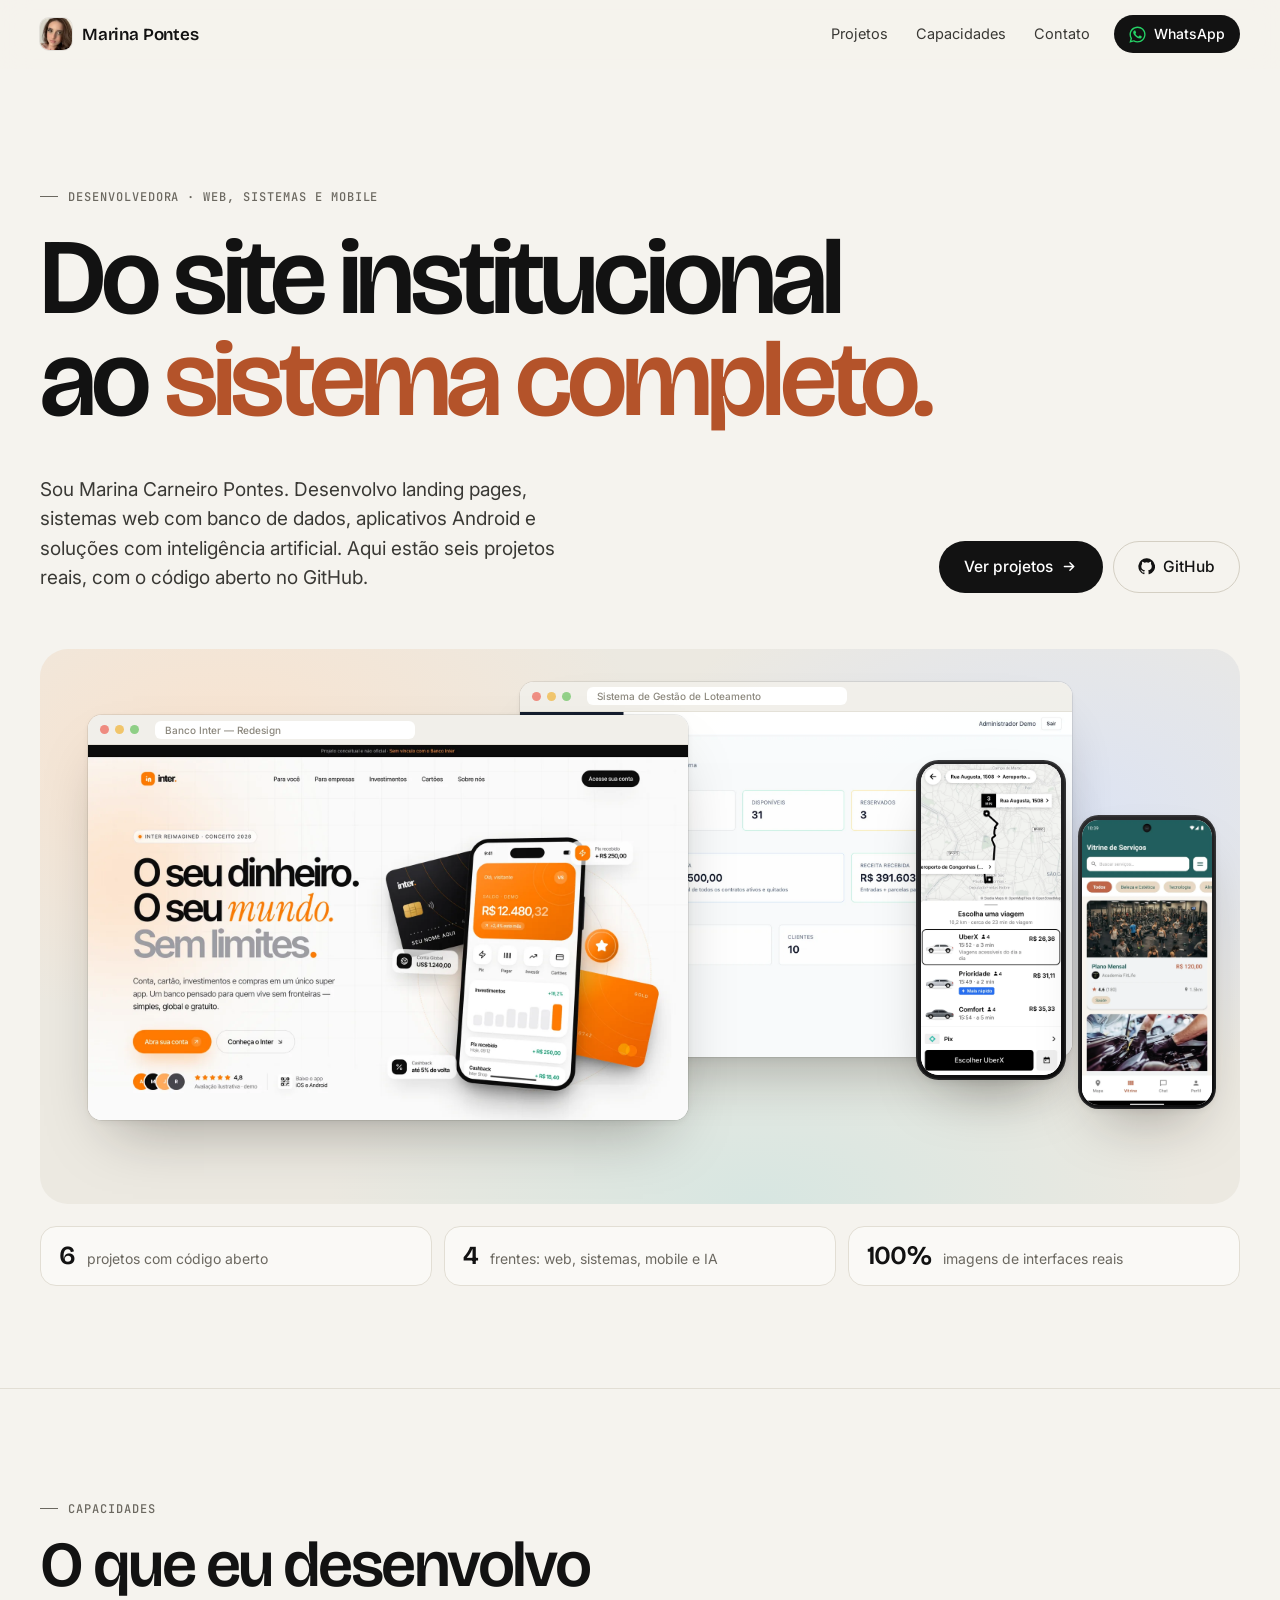
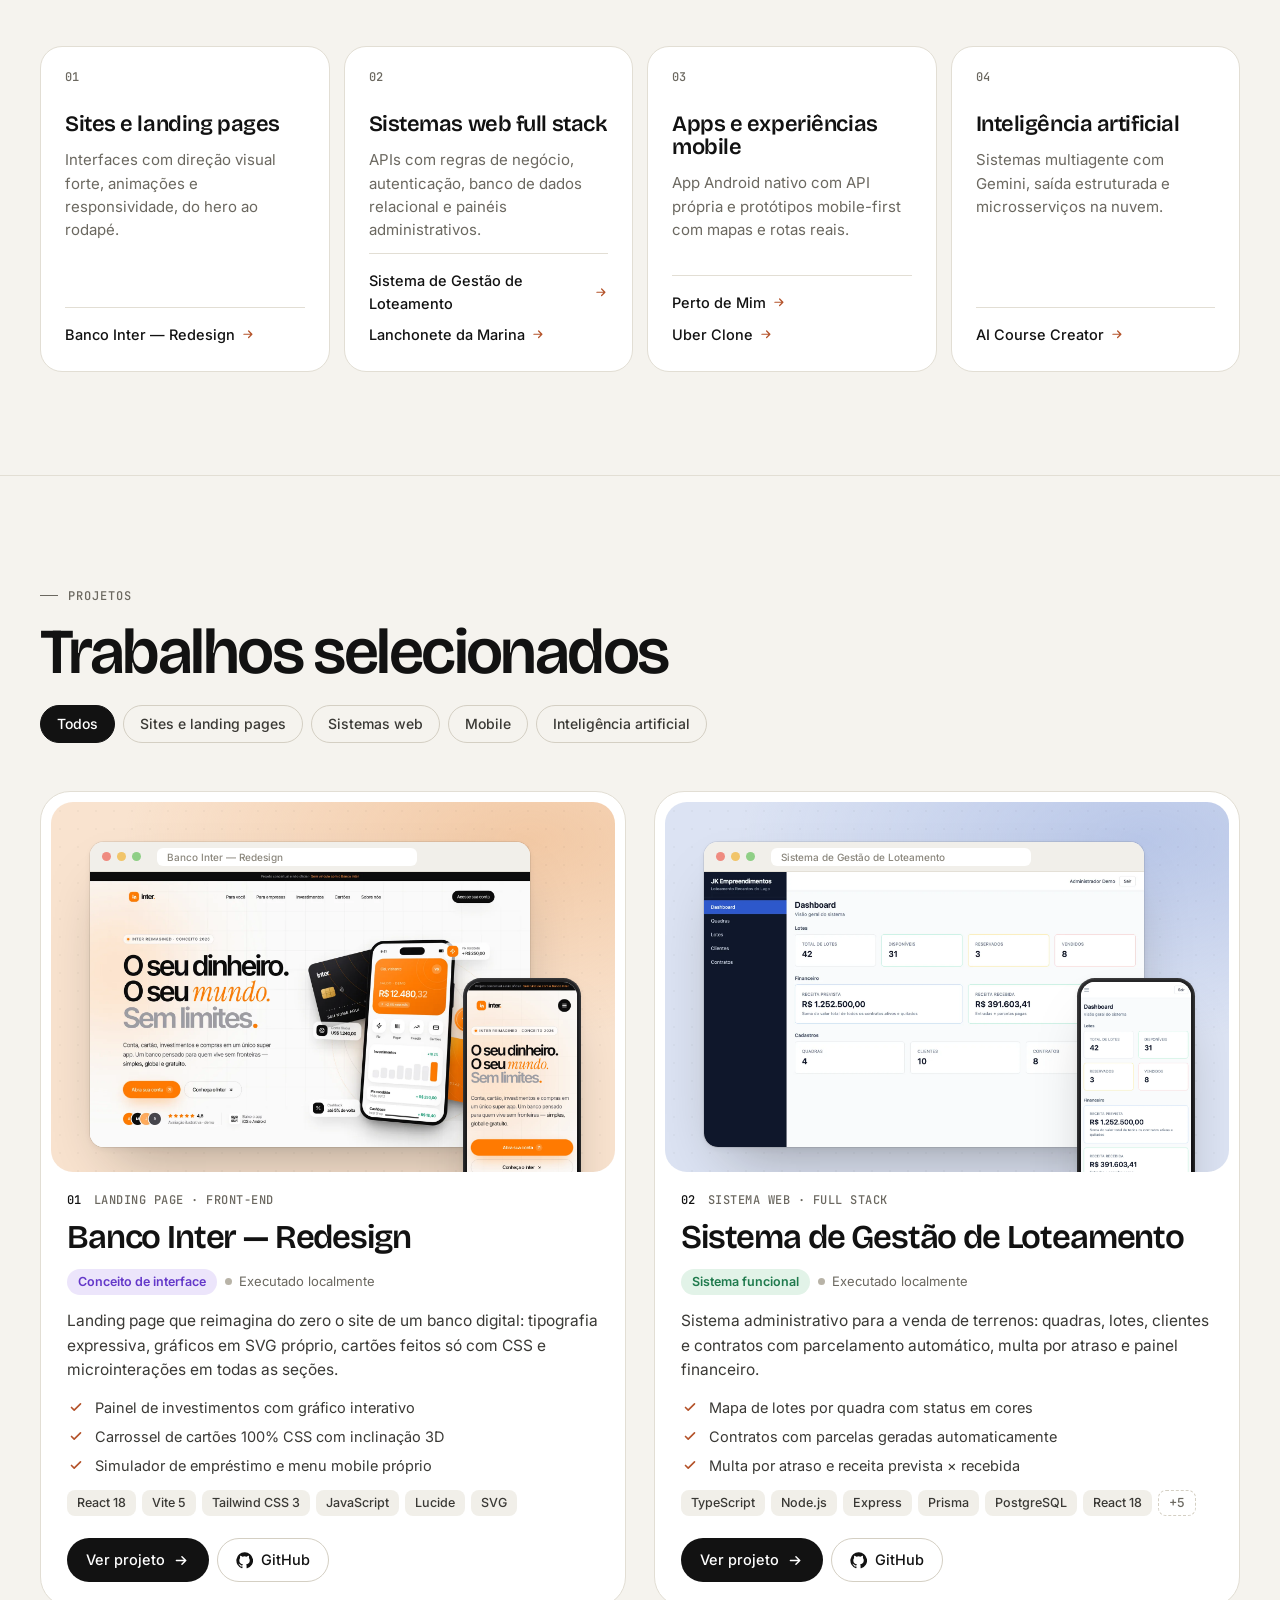
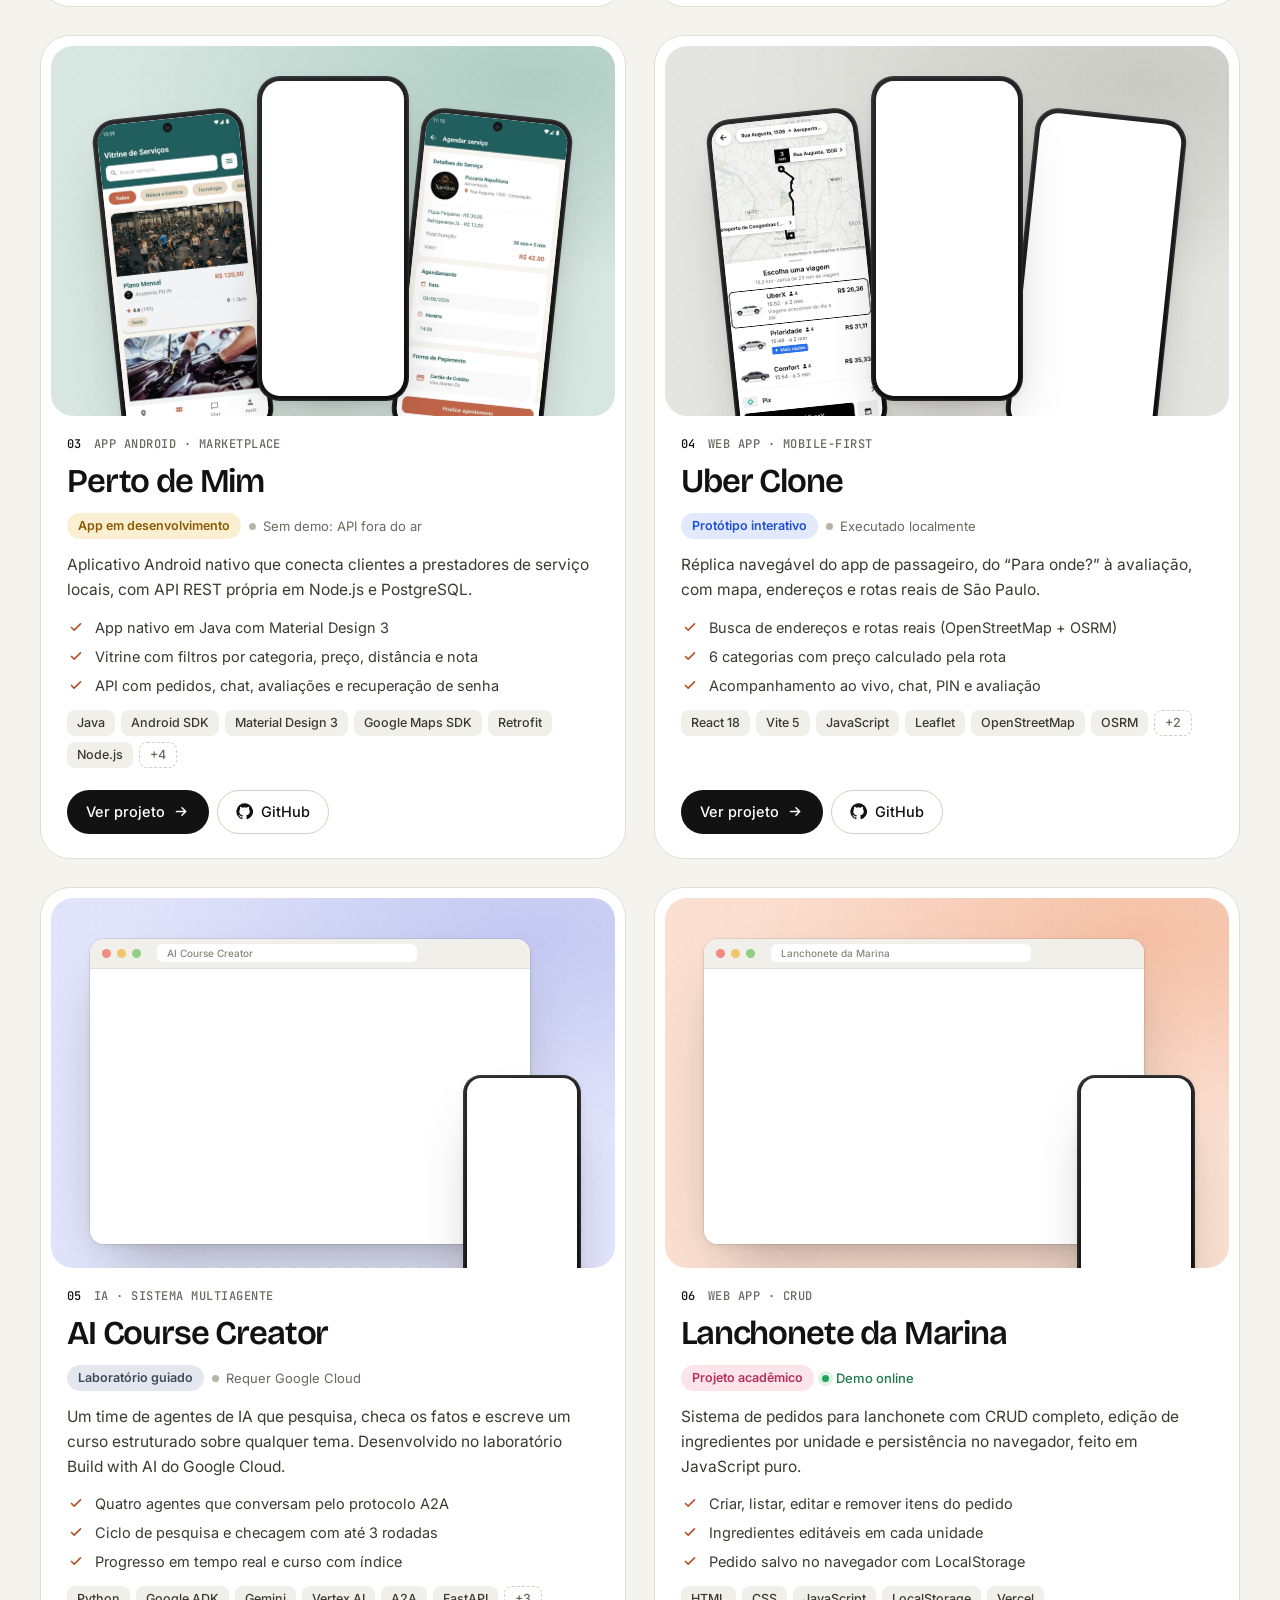
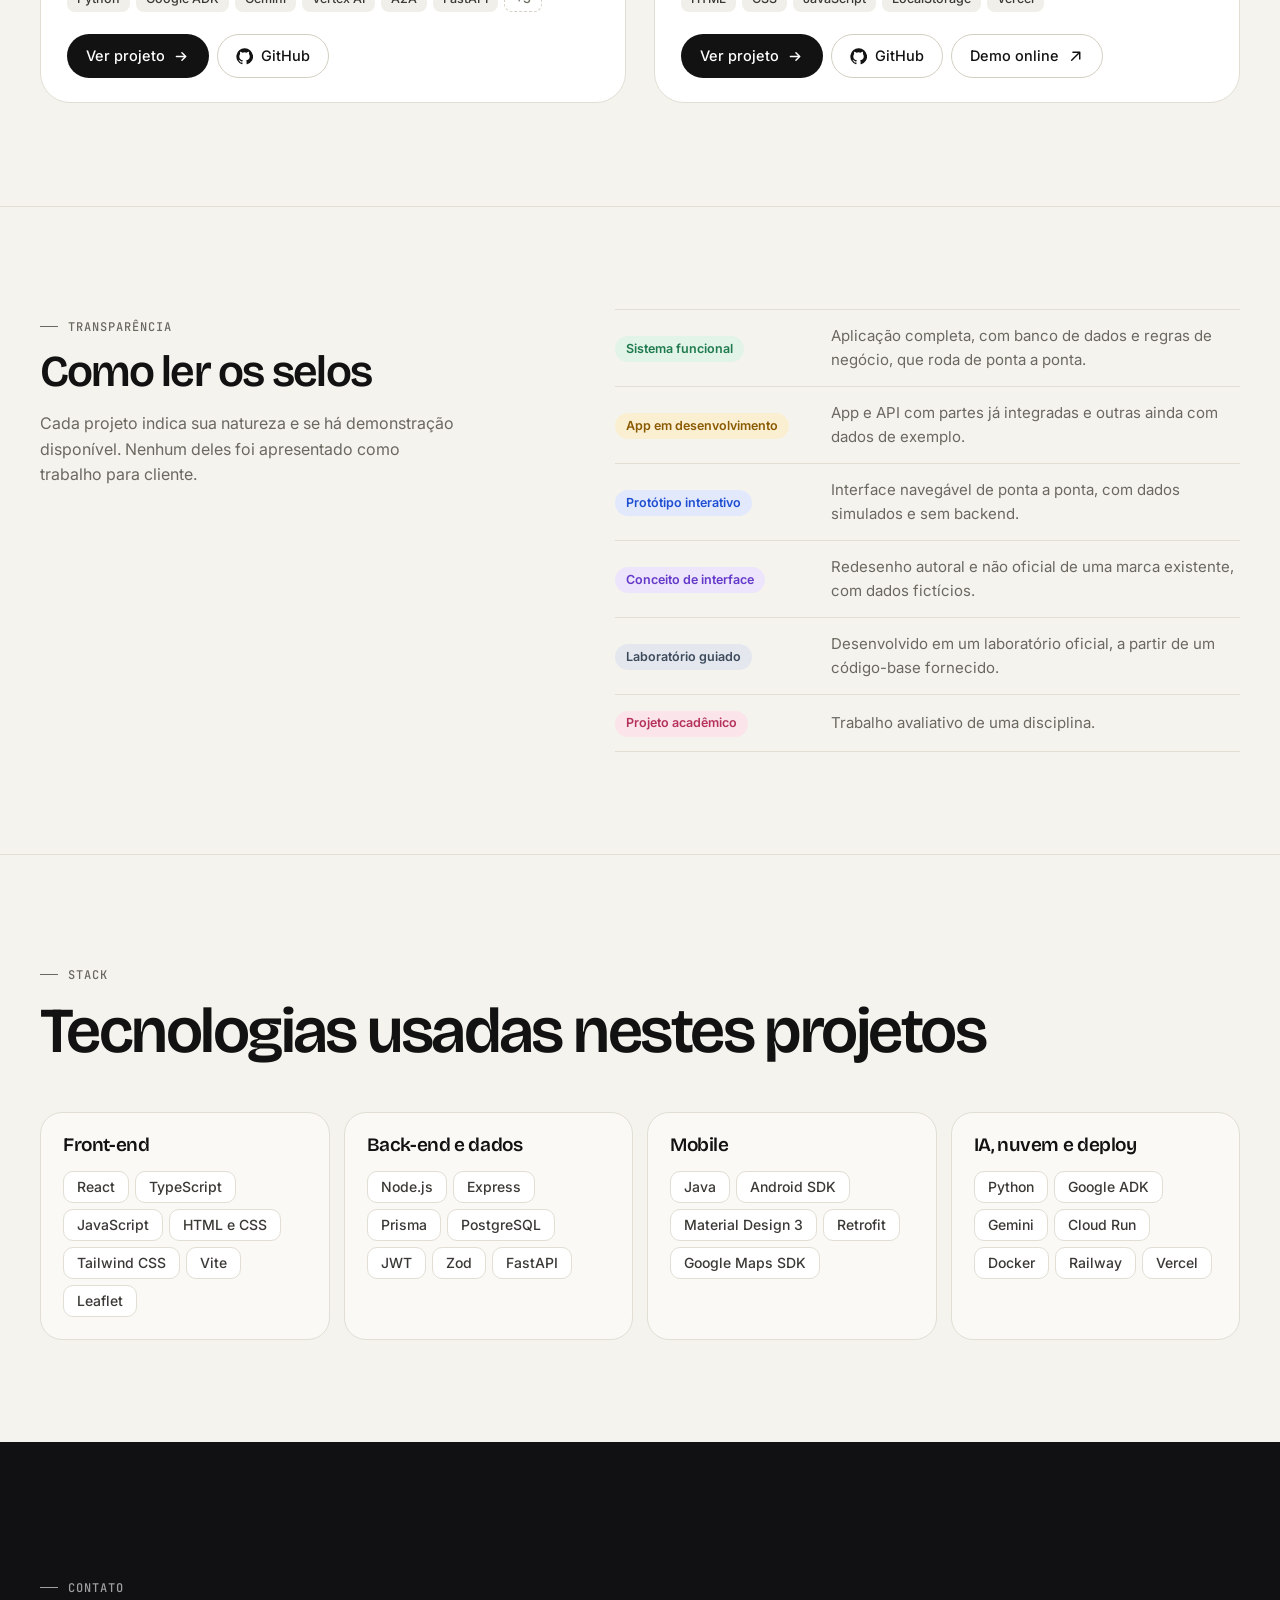
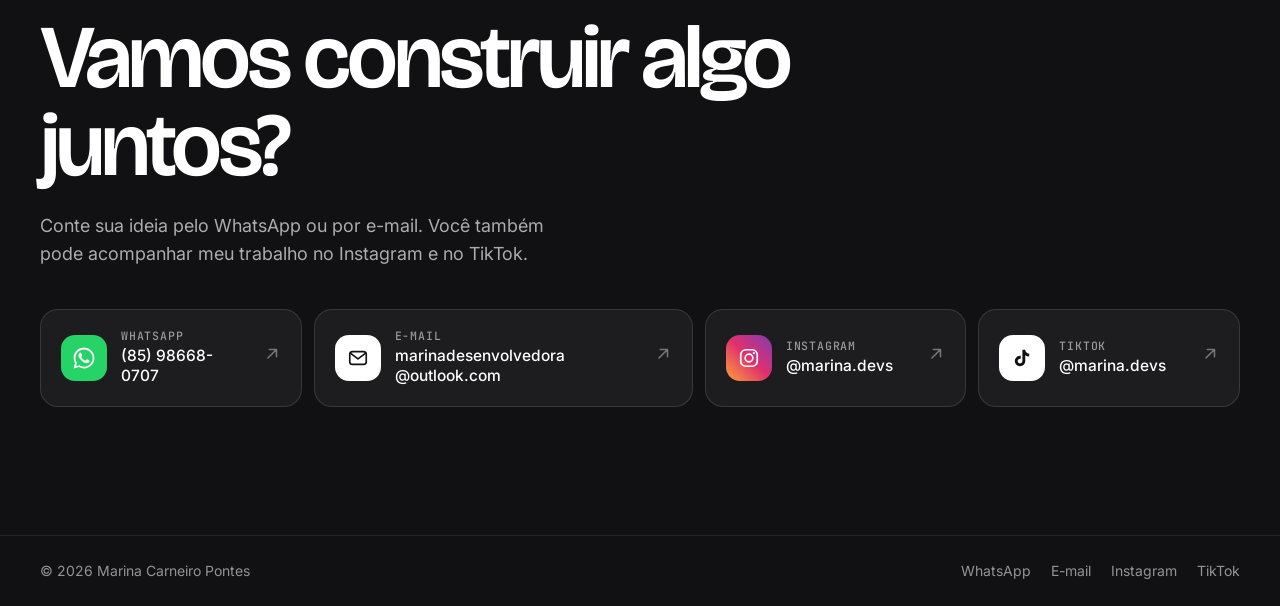
<file: index.html>
<!doctype html>
<html lang="pt-BR">
<head>
<meta charset="utf-8">
<meta name="viewport" content="width=device-width, initial-scale=1">
<title>Marina Carneiro Pontes · Portfólio</title>
<meta name="description" content="Portfólio de Marina Carneiro Pontes: landing pages, sistemas web full stack, apps mobile e soluções com IA.">
<meta property="og:title" content="Marina Carneiro Pontes · Portfólio">
<meta property="og:description" content="Portfólio de Marina Carneiro Pontes: landing pages, sistemas web full stack, apps mobile e soluções com IA.">
<meta property="og:type" content="website">
<meta name="theme-color" content="#F5F3EE">
<link rel="icon" href="assets/favicon-32.png?v=2" type="image/png" sizes="32x32">
<link rel="icon" href="assets/favicon-192.png?v=2" type="image/png" sizes="192x192">
<link rel="apple-touch-icon" href="assets/apple-touch-icon.png?v=2">
<link rel="preconnect" href="https://fonts.googleapis.com">
<link rel="preconnect" href="https://fonts.gstatic.com" crossorigin>
<link href="https://fonts.googleapis.com/css2?family=Bricolage+Grotesque:opsz,wght@12..96,500;12..96,600;12..96,700&family=Inter:wght@400;500;600&family=JetBrains+Mono:wght@500&display=swap" rel="stylesheet">
<link rel="stylesheet" href="assets/css/style.css">
<script>document.documentElement.classList.add('js')</script>
</head>
<body class="page-home">
<a class="skip" href="#conteudo">Pular para o conteúdo</a>
<header class="site-header">
  <div class="wrap header-inner">
    <a class="brand" href="index.html" aria-label="Marina Pontes: início"><img class="brand-mark" src="assets/avatar.webp?v=2" width="32" height="32" alt=""><span class="brand-name">Marina Pontes</span></a>
    <nav class="nav" aria-label="Principal">
      <a href="index.html#projetos">Projetos</a>
      <a href="index.html#capacidades">Capacidades</a>
      <a href="index.html#contato">Contato</a>
    </nav>
    <a class="btn btn--small btn--whatsapp" href="https://wa.me/5585986680707?text=Ol%C3%A1%2C%20Marina!%20Vi%20seu%20portf%C3%B3lio%20e%20gostaria%20de%20conversar%20sobre%20um%20projeto." target="_blank" rel="noopener"><svg viewBox="0 0 24 24" aria-hidden="true"><path fill="currentColor" d="M17.47 14.38c-.3-.15-1.76-.87-2.03-.97-.27-.1-.47-.15-.67.15-.2.3-.77.97-.94 1.17-.17.2-.35.22-.65.07-.3-.15-1.26-.46-2.4-1.48-.89-.79-1.49-1.77-1.66-2.07-.17-.3-.02-.46.13-.61.13-.13.3-.35.45-.52.15-.17.2-.3.3-.5.1-.2.05-.37-.02-.52-.08-.15-.67-1.62-.92-2.22-.24-.58-.49-.5-.67-.51h-.57c-.2 0-.52.07-.8.37-.27.3-1.04 1.02-1.04 2.48s1.07 2.88 1.21 3.08c.15.2 2.1 3.2 5.08 4.49.71.31 1.26.49 1.69.63.71.23 1.36.2 1.87.12.57-.09 1.76-.72 2.01-1.41.25-.69.25-1.29.17-1.41-.07-.13-.27-.2-.57-.35M12.05 21.5h-.01a9.4 9.4 0 0 1-4.79-1.31l-.34-.2-3.56.93.95-3.47-.22-.36a9.4 9.4 0 0 1-1.44-5.01c0-5.19 4.23-9.42 9.43-9.42 2.52 0 4.88.98 6.66 2.76a9.36 9.36 0 0 1 2.76 6.67c0 5.2-4.23 9.42-9.43 9.42M20.07 3.98A11.27 11.27 0 0 0 12.05.66C5.8.66.71 5.75.71 12c0 2 .52 3.95 1.52 5.67L.62 23.5l5.96-1.56a11.3 11.3 0 0 0 5.42 1.38h.01c6.25 0 11.34-5.09 11.34-11.34 0-3.03-1.18-5.88-3.32-8.02"/></svg><span>WhatsApp</span></a>
  </div>
</header>
<main id="conteudo">

<section class="hero wrap">
  <p class="eyebrow reveal">Desenvolvedora · Web, sistemas e mobile</p>
  <h1 class="hero-title reveal">Do site institucional<br>ao <em>sistema completo.</em></h1>
  <div class="hero-row reveal">
    <p class="hero-lead">Sou Marina Carneiro Pontes. Desenvolvo landing pages, sistemas web com banco de dados, aplicativos Android e soluções com inteligência artificial. Aqui estão seis projetos reais, com o código aberto no GitHub.</p>
    <div class="hero-actions">
      <a class="btn btn--primary btn--lg" href="#projetos"><span>Ver projetos</span><svg viewBox="0 0 20 20" aria-hidden="true"><path d="M4 10h11m-4.5-4.5L15 10l-4.5 4.5" fill="none" stroke="currentColor" stroke-width="1.7" stroke-linecap="round" stroke-linejoin="round"/></svg></a>
      <a class="btn btn--ghost btn--lg" href="https://github.com/marinacpontes" target="_blank" rel="noopener"><svg viewBox="0 0 24 24" aria-hidden="true"><path fill="currentColor" d="M12 .5a11.5 11.5 0 0 0-3.64 22.41c.58.1.79-.25.79-.56v-2c-3.2.7-3.88-1.37-3.88-1.37-.52-1.33-1.28-1.69-1.28-1.69-1.05-.71.08-.7.08-.7 1.16.08 1.77 1.19 1.77 1.19 1.03 1.77 2.7 1.26 3.36.96.1-.75.4-1.26.73-1.55-2.55-.29-5.24-1.28-5.24-5.68 0-1.26.45-2.28 1.19-3.09-.12-.29-.52-1.46.11-3.05 0 0 .97-.31 3.17 1.18a11 11 0 0 1 5.77 0c2.2-1.49 3.17-1.18 3.17-1.18.63 1.59.23 2.76.11 3.05.74.81 1.19 1.83 1.19 3.09 0 4.41-2.69 5.38-5.25 5.67.41.36.78 1.06.78 2.14v3.17c0 .31.21.67.8.56A11.5 11.5 0 0 0 12 .5Z"/></svg><span>GitHub</span></a>
    </div>
  </div>
</section>

<section class="showcase wrap reveal" aria-label="Amostra dos projetos">
  <div class="showcase-stage">
    <a class="sc sc-a" href="projetos/banco-inter.html" aria-label="Banco Inter — Redesign">
  <div class="mock-browser">
    <div class="mock-bar" aria-hidden="true"><i></i><i></i><i></i><span>Banco Inter — Redesign</span></div>
    <div class="mock-screen"><img src="assets/img/inter/hero.webp" width="1600" height="1000" alt="Banco Inter Redesign: hero" fetchpriority="high" decoding="async"></div>
  </div></a>
    <a class="sc sc-b" href="projetos/gestao-loteamento.html" aria-label="Sistema de Gestão de Loteamento">
  <div class="mock-browser">
    <div class="mock-bar" aria-hidden="true"><i></i><i></i><i></i><span>Sistema de Gestão de Loteamento</span></div>
    <div class="mock-screen"><img src="assets/img/imobiliaria/dashboard.webp" width="1600" height="1000" alt="Sistema de Gestão de Loteamento: dashboard" fetchpriority="high" decoding="async"></div>
  </div></a>
    <a class="sc sc-c" href="projetos/uber-clone.html" aria-label="Uber Clone">
  <div class="mock-phone"><div class="mock-phone-screen"><img src="assets/img/uberclone/opcoes.webp" width="780" height="1688" alt="Uber Clone: escolha da viagem" fetchpriority="high" decoding="async"></div></div></a>
    <a class="sc sc-d" href="projetos/perto-de-mim.html" aria-label="Perto de Mim">
  <div class="mock-phone"><div class="mock-phone-screen"><img src="assets/img/pertodemim/vitrine.webp" width="652" height="1456" alt="Perto de Mim: vitrine de serviços" fetchpriority="high" decoding="async"></div></div></a>
  </div>
  <ul class="showcase-facts">
    <li><strong>6</strong><span>projetos com código aberto</span></li>
    <li><strong>4</strong><span>frentes: web, sistemas, mobile e IA</span></li>
    <li><strong>100%</strong><span>imagens de interfaces reais</span></li>
  </ul>
</section>

<section class="section wrap" id="capacidades">
  <div class="section-head reveal">
    <p class="eyebrow">Capacidades</p>
    <h2 class="section-title">O que eu desenvolvo</h2>
  </div>
  <div class="caps">
    
    <div class="cap reveal">
      <span class="cap-n">01</span>
      <h3>Sites e landing pages</h3>
      <p>Interfaces com direção visual forte, animações e responsividade, do hero ao rodapé.</p>
      <ul><li><a href="projetos/banco-inter.html">Banco Inter — Redesign<svg viewBox="0 0 20 20" aria-hidden="true"><path d="M4 10h11m-4.5-4.5L15 10l-4.5 4.5" fill="none" stroke="currentColor" stroke-width="1.7" stroke-linecap="round" stroke-linejoin="round"/></svg></a></li></ul>
    </div>
    <div class="cap reveal">
      <span class="cap-n">02</span>
      <h3>Sistemas web full stack</h3>
      <p>APIs com regras de negócio, autenticação, banco de dados relacional e painéis administrativos.</p>
      <ul><li><a href="projetos/gestao-loteamento.html">Sistema de Gestão de Loteamento<svg viewBox="0 0 20 20" aria-hidden="true"><path d="M4 10h11m-4.5-4.5L15 10l-4.5 4.5" fill="none" stroke="currentColor" stroke-width="1.7" stroke-linecap="round" stroke-linejoin="round"/></svg></a></li><li><a href="projetos/lanchonete.html">Lanchonete da Marina<svg viewBox="0 0 20 20" aria-hidden="true"><path d="M4 10h11m-4.5-4.5L15 10l-4.5 4.5" fill="none" stroke="currentColor" stroke-width="1.7" stroke-linecap="round" stroke-linejoin="round"/></svg></a></li></ul>
    </div>
    <div class="cap reveal">
      <span class="cap-n">03</span>
      <h3>Apps e experiências mobile</h3>
      <p>App Android nativo com API própria e protótipos mobile-first com mapas e rotas reais.</p>
      <ul><li><a href="projetos/perto-de-mim.html">Perto de Mim<svg viewBox="0 0 20 20" aria-hidden="true"><path d="M4 10h11m-4.5-4.5L15 10l-4.5 4.5" fill="none" stroke="currentColor" stroke-width="1.7" stroke-linecap="round" stroke-linejoin="round"/></svg></a></li><li><a href="projetos/uber-clone.html">Uber Clone<svg viewBox="0 0 20 20" aria-hidden="true"><path d="M4 10h11m-4.5-4.5L15 10l-4.5 4.5" fill="none" stroke="currentColor" stroke-width="1.7" stroke-linecap="round" stroke-linejoin="round"/></svg></a></li></ul>
    </div>
    <div class="cap reveal">
      <span class="cap-n">04</span>
      <h3>Inteligência artificial</h3>
      <p>Sistemas multiagente com Gemini, saída estruturada e microsserviços na nuvem.</p>
      <ul><li><a href="projetos/ai-course-creator.html">AI Course Creator<svg viewBox="0 0 20 20" aria-hidden="true"><path d="M4 10h11m-4.5-4.5L15 10l-4.5 4.5" fill="none" stroke="currentColor" stroke-width="1.7" stroke-linecap="round" stroke-linejoin="round"/></svg></a></li></ul>
    </div>
  </div>
</section>

<section class="section wrap" id="projetos">
  <div class="section-head section-head--row reveal">
    <div>
      <p class="eyebrow">Projetos</p>
      <h2 class="section-title">Trabalhos selecionados</h2>
    </div>
    <div class="filters" role="toolbar" aria-label="Filtrar projetos">
      <button type="button" class="filter is-active" data-filter="all" aria-pressed="true">Todos</button>
      <button type="button" class="filter" data-filter="sites" aria-pressed="false">Sites e landing pages</button><button type="button" class="filter" data-filter="sistemas" aria-pressed="false">Sistemas web</button><button type="button" class="filter" data-filter="mobile" aria-pressed="false">Mobile</button><button type="button" class="filter" data-filter="ia" aria-pressed="false">Inteligência artificial</button>
    </div>
  </div>
  <div class="cards">
    
<article class="card reveal" data-group="sites">
  <a class="card-cover" href="projetos/banco-inter.html" tabindex="-1" aria-hidden="true"><div class="cover cover--browser" style="--tint:#F9E3CF;--tint-deep:#F2C9A5">
    <div class="cover-browser">
  <div class="mock-browser">
    <div class="mock-bar" aria-hidden="true"><i></i><i></i><i></i><span>Banco Inter — Redesign</span></div>
    <div class="mock-screen"><img src="assets/img/inter/hero.webp" width="1600" height="1000" alt="Banco Inter — Redesign: interface no desktop" fetchpriority="high" decoding="async"></div>
  </div></div>
    <div class="cover-phone-solo">
  <div class="mock-phone"><div class="mock-phone-screen"><img src="assets/img/inter/m-hero.webp" width="780" height="1688" alt="Banco Inter — Redesign: interface no celular" fetchpriority="high" decoding="async"></div></div></div>
  </div></a>
  <div class="card-body">
    <div class="card-meta"><span class="idx">01</span><span>Landing page · Front-end</span></div>
    <h3 class="card-title"><a href="projetos/banco-inter.html">Banco Inter — Redesign</a></h3>
    <div class="badges"><span class="badge badge--violet" title="Redesenho autoral e não oficial de uma marca existente, com dados fictícios.">Conceito de interface</span><span class="status "><i aria-hidden="true"></i>Executado localmente</span></div>
    <p class="card-summary">Landing page que reimagina do zero o site de um banco digital: tipografia expressiva, gráficos em SVG próprio, cartões feitos só com CSS e microinterações em todas as seções.</p>
    <ul class="checks"><li><svg viewBox="0 0 20 20" aria-hidden="true"><path d="m5 10.5 3 3 7-7" fill="none" stroke="currentColor" stroke-width="1.8" stroke-linecap="round" stroke-linejoin="round"/></svg><span>Painel de investimentos com gráfico interativo</span></li><li><svg viewBox="0 0 20 20" aria-hidden="true"><path d="m5 10.5 3 3 7-7" fill="none" stroke="currentColor" stroke-width="1.8" stroke-linecap="round" stroke-linejoin="round"/></svg><span>Carrossel de cartões 100% CSS com inclinação 3D</span></li><li><svg viewBox="0 0 20 20" aria-hidden="true"><path d="m5 10.5 3 3 7-7" fill="none" stroke="currentColor" stroke-width="1.8" stroke-linecap="round" stroke-linejoin="round"/></svg><span>Simulador de empréstimo e menu mobile próprio</span></li></ul>
    <ul class="chips" aria-label="Tecnologias"><li>React 18</li><li>Vite 5</li><li>Tailwind CSS 3</li><li>JavaScript</li><li>Lucide</li><li>SVG</li></ul>
    <div class="actions">
      <a class="btn btn--primary" href="projetos/banco-inter.html"><span>Ver projeto</span><svg viewBox="0 0 20 20" aria-hidden="true"><path d="M4 10h11m-4.5-4.5L15 10l-4.5 4.5" fill="none" stroke="currentColor" stroke-width="1.7" stroke-linecap="round" stroke-linejoin="round"/></svg></a>
      <a class="btn btn--ghost" href="https://github.com/marinacpontes/bancointersite" target="_blank" rel="noopener"><svg viewBox="0 0 24 24" aria-hidden="true"><path fill="currentColor" d="M12 .5a11.5 11.5 0 0 0-3.64 22.41c.58.1.79-.25.79-.56v-2c-3.2.7-3.88-1.37-3.88-1.37-.52-1.33-1.28-1.69-1.28-1.69-1.05-.71.08-.7.08-.7 1.16.08 1.77 1.19 1.77 1.19 1.03 1.77 2.7 1.26 3.36.96.1-.75.4-1.26.73-1.55-2.55-.29-5.24-1.28-5.24-5.68 0-1.26.45-2.28 1.19-3.09-.12-.29-.52-1.46.11-3.05 0 0 .97-.31 3.17 1.18a11 11 0 0 1 5.77 0c2.2-1.49 3.17-1.18 3.17-1.18.63 1.59.23 2.76.11 3.05.74.81 1.19 1.83 1.19 3.09 0 4.41-2.69 5.38-5.25 5.67.41.36.78 1.06.78 2.14v3.17c0 .31.21.67.8.56A11.5 11.5 0 0 0 12 .5Z"/></svg><span>GitHub</span></a>
      
    </div>
  </div>
</article>
<article class="card reveal" data-group="sistemas">
  <a class="card-cover" href="projetos/gestao-loteamento.html" tabindex="-1" aria-hidden="true"><div class="cover cover--browser" style="--tint:#DCE3F3;--tint-deep:#B9C7E8">
    <div class="cover-browser">
  <div class="mock-browser">
    <div class="mock-bar" aria-hidden="true"><i></i><i></i><i></i><span>Sistema de Gestão de Loteamento</span></div>
    <div class="mock-screen"><img src="assets/img/imobiliaria/dashboard.webp" width="1600" height="1000" alt="Sistema de Gestão de Loteamento: interface no desktop" loading="lazy" decoding="async"></div>
  </div></div>
    <div class="cover-phone-solo">
  <div class="mock-phone"><div class="mock-phone-screen"><img src="assets/img/imobiliaria/m-dashboard.webp" width="780" height="1688" alt="Sistema de Gestão de Loteamento: interface no celular" loading="lazy" decoding="async"></div></div></div>
  </div></a>
  <div class="card-body">
    <div class="card-meta"><span class="idx">02</span><span>Sistema web · Full stack</span></div>
    <h3 class="card-title"><a href="projetos/gestao-loteamento.html">Sistema de Gestão de Loteamento</a></h3>
    <div class="badges"><span class="badge badge--green" title="Aplicação completa, com banco de dados e regras de negócio, que roda de ponta a ponta.">Sistema funcional</span><span class="status "><i aria-hidden="true"></i>Executado localmente</span></div>
    <p class="card-summary">Sistema administrativo para a venda de terrenos: quadras, lotes, clientes e contratos com parcelamento automático, multa por atraso e painel financeiro.</p>
    <ul class="checks"><li><svg viewBox="0 0 20 20" aria-hidden="true"><path d="m5 10.5 3 3 7-7" fill="none" stroke="currentColor" stroke-width="1.8" stroke-linecap="round" stroke-linejoin="round"/></svg><span>Mapa de lotes por quadra com status em cores</span></li><li><svg viewBox="0 0 20 20" aria-hidden="true"><path d="m5 10.5 3 3 7-7" fill="none" stroke="currentColor" stroke-width="1.8" stroke-linecap="round" stroke-linejoin="round"/></svg><span>Contratos com parcelas geradas automaticamente</span></li><li><svg viewBox="0 0 20 20" aria-hidden="true"><path d="m5 10.5 3 3 7-7" fill="none" stroke="currentColor" stroke-width="1.8" stroke-linecap="round" stroke-linejoin="round"/></svg><span>Multa por atraso e receita prevista × recebida</span></li></ul>
    <ul class="chips" aria-label="Tecnologias"><li>TypeScript</li><li>Node.js</li><li>Express</li><li>Prisma</li><li>PostgreSQL</li><li>React 18</li><li class="chip-more">+5</li></ul>
    <div class="actions">
      <a class="btn btn--primary" href="projetos/gestao-loteamento.html"><span>Ver projeto</span><svg viewBox="0 0 20 20" aria-hidden="true"><path d="M4 10h11m-4.5-4.5L15 10l-4.5 4.5" fill="none" stroke="currentColor" stroke-width="1.7" stroke-linecap="round" stroke-linejoin="round"/></svg></a>
      <a class="btn btn--ghost" href="https://github.com/marinacpontes/sistemaimobiliaria" target="_blank" rel="noopener"><svg viewBox="0 0 24 24" aria-hidden="true"><path fill="currentColor" d="M12 .5a11.5 11.5 0 0 0-3.64 22.41c.58.1.79-.25.79-.56v-2c-3.2.7-3.88-1.37-3.88-1.37-.52-1.33-1.28-1.69-1.28-1.69-1.05-.71.08-.7.08-.7 1.16.08 1.77 1.19 1.77 1.19 1.03 1.77 2.7 1.26 3.36.96.1-.75.4-1.26.73-1.55-2.55-.29-5.24-1.28-5.24-5.68 0-1.26.45-2.28 1.19-3.09-.12-.29-.52-1.46.11-3.05 0 0 .97-.31 3.17 1.18a11 11 0 0 1 5.77 0c2.2-1.49 3.17-1.18 3.17-1.18.63 1.59.23 2.76.11 3.05.74.81 1.19 1.83 1.19 3.09 0 4.41-2.69 5.38-5.25 5.67.41.36.78 1.06.78 2.14v3.17c0 .31.21.67.8.56A11.5 11.5 0 0 0 12 .5Z"/></svg><span>GitHub</span></a>
      
    </div>
  </div>
</article>
<article class="card reveal" data-group="mobile">
  <a class="card-cover" href="projetos/perto-de-mim.html" tabindex="-1" aria-hidden="true"><div class="cover cover--phones" style="--tint:#D7E6E1;--tint-deep:#AFCDC3">
      <div class="cover-phone cover-phone--0">
  <div class="mock-phone"><div class="mock-phone-screen"><img src="assets/img/pertodemim/vitrine.webp" width="652" height="1456" alt="Perto de Mim: tela vitrine" loading="lazy" decoding="async"></div></div></div><div class="cover-phone cover-phone--1">
  <div class="mock-phone"><div class="mock-phone-screen"><img src="assets/img/pertodemim/fornecedor.webp" width="652" height="1456" alt="Perto de Mim: tela fornecedor" loading="lazy" decoding="async"></div></div></div><div class="cover-phone cover-phone--2">
  <div class="mock-phone"><div class="mock-phone-screen"><img src="assets/img/pertodemim/agendamento.webp" width="652" height="1456" alt="Perto de Mim: tela agendamento" loading="lazy" decoding="async"></div></div></div>
    </div></a>
  <div class="card-body">
    <div class="card-meta"><span class="idx">03</span><span>App Android · Marketplace</span></div>
    <h3 class="card-title"><a href="projetos/perto-de-mim.html">Perto de Mim</a></h3>
    <div class="badges"><span class="badge badge--amber" title="App e API com partes já integradas e outras ainda com dados de exemplo.">App em desenvolvimento</span><span class="status "><i aria-hidden="true"></i>Sem demo: API fora do ar</span></div>
    <p class="card-summary">Aplicativo Android nativo que conecta clientes a prestadores de serviço locais, com API REST própria em Node.js e PostgreSQL.</p>
    <ul class="checks"><li><svg viewBox="0 0 20 20" aria-hidden="true"><path d="m5 10.5 3 3 7-7" fill="none" stroke="currentColor" stroke-width="1.8" stroke-linecap="round" stroke-linejoin="round"/></svg><span>App nativo em Java com Material Design 3</span></li><li><svg viewBox="0 0 20 20" aria-hidden="true"><path d="m5 10.5 3 3 7-7" fill="none" stroke="currentColor" stroke-width="1.8" stroke-linecap="round" stroke-linejoin="round"/></svg><span>Vitrine com filtros por categoria, preço, distância e nota</span></li><li><svg viewBox="0 0 20 20" aria-hidden="true"><path d="m5 10.5 3 3 7-7" fill="none" stroke="currentColor" stroke-width="1.8" stroke-linecap="round" stroke-linejoin="round"/></svg><span>API com pedidos, chat, avaliações e recuperação de senha</span></li></ul>
    <ul class="chips" aria-label="Tecnologias"><li>Java</li><li>Android SDK</li><li>Material Design 3</li><li>Google Maps SDK</li><li>Retrofit</li><li>Node.js</li><li class="chip-more">+4</li></ul>
    <div class="actions">
      <a class="btn btn--primary" href="projetos/perto-de-mim.html"><span>Ver projeto</span><svg viewBox="0 0 20 20" aria-hidden="true"><path d="M4 10h11m-4.5-4.5L15 10l-4.5 4.5" fill="none" stroke="currentColor" stroke-width="1.7" stroke-linecap="round" stroke-linejoin="round"/></svg></a>
      <a class="btn btn--ghost" href="https://github.com/marinacpontes/pertodemim" target="_blank" rel="noopener"><svg viewBox="0 0 24 24" aria-hidden="true"><path fill="currentColor" d="M12 .5a11.5 11.5 0 0 0-3.64 22.41c.58.1.79-.25.79-.56v-2c-3.2.7-3.88-1.37-3.88-1.37-.52-1.33-1.28-1.69-1.28-1.69-1.05-.71.08-.7.08-.7 1.16.08 1.77 1.19 1.77 1.19 1.03 1.77 2.7 1.26 3.36.96.1-.75.4-1.26.73-1.55-2.55-.29-5.24-1.28-5.24-5.68 0-1.26.45-2.28 1.19-3.09-.12-.29-.52-1.46.11-3.05 0 0 .97-.31 3.17 1.18a11 11 0 0 1 5.77 0c2.2-1.49 3.17-1.18 3.17-1.18.63 1.59.23 2.76.11 3.05.74.81 1.19 1.83 1.19 3.09 0 4.41-2.69 5.38-5.25 5.67.41.36.78 1.06.78 2.14v3.17c0 .31.21.67.8.56A11.5 11.5 0 0 0 12 .5Z"/></svg><span>GitHub</span></a>
      
    </div>
  </div>
</article>
<article class="card reveal" data-group="mobile">
  <a class="card-cover" href="projetos/uber-clone.html" tabindex="-1" aria-hidden="true"><div class="cover cover--phones" style="--tint:#E4E4E0;--tint-deep:#CACAC4">
      <div class="cover-phone cover-phone--0">
  <div class="mock-phone"><div class="mock-phone-screen"><img src="assets/img/uberclone/opcoes.webp" width="780" height="1688" alt="Uber Clone: tela opcoes" loading="lazy" decoding="async"></div></div></div><div class="cover-phone cover-phone--1">
  <div class="mock-phone"><div class="mock-phone-screen"><img src="assets/img/uberclone/home.webp" width="780" height="1688" alt="Uber Clone: tela home" loading="lazy" decoding="async"></div></div></div><div class="cover-phone cover-phone--2">
  <div class="mock-phone"><div class="mock-phone-screen"><img src="assets/img/uberclone/viagem.webp" width="780" height="1688" alt="Uber Clone: tela viagem" loading="lazy" decoding="async"></div></div></div>
    </div></a>
  <div class="card-body">
    <div class="card-meta"><span class="idx">04</span><span>Web app · Mobile-first</span></div>
    <h3 class="card-title"><a href="projetos/uber-clone.html">Uber Clone</a></h3>
    <div class="badges"><span class="badge badge--blue" title="Interface navegável de ponta a ponta, com dados simulados e sem backend.">Protótipo interativo</span><span class="status "><i aria-hidden="true"></i>Executado localmente</span></div>
    <p class="card-summary">Réplica navegável do app de passageiro, do “Para onde?” à avaliação, com mapa, endereços e rotas reais de São Paulo.</p>
    <ul class="checks"><li><svg viewBox="0 0 20 20" aria-hidden="true"><path d="m5 10.5 3 3 7-7" fill="none" stroke="currentColor" stroke-width="1.8" stroke-linecap="round" stroke-linejoin="round"/></svg><span>Busca de endereços e rotas reais (OpenStreetMap + OSRM)</span></li><li><svg viewBox="0 0 20 20" aria-hidden="true"><path d="m5 10.5 3 3 7-7" fill="none" stroke="currentColor" stroke-width="1.8" stroke-linecap="round" stroke-linejoin="round"/></svg><span>6 categorias com preço calculado pela rota</span></li><li><svg viewBox="0 0 20 20" aria-hidden="true"><path d="m5 10.5 3 3 7-7" fill="none" stroke="currentColor" stroke-width="1.8" stroke-linecap="round" stroke-linejoin="round"/></svg><span>Acompanhamento ao vivo, chat, PIN e avaliação</span></li></ul>
    <ul class="chips" aria-label="Tecnologias"><li>React 18</li><li>Vite 5</li><li>JavaScript</li><li>Leaflet</li><li>OpenStreetMap</li><li>OSRM</li><li class="chip-more">+2</li></ul>
    <div class="actions">
      <a class="btn btn--primary" href="projetos/uber-clone.html"><span>Ver projeto</span><svg viewBox="0 0 20 20" aria-hidden="true"><path d="M4 10h11m-4.5-4.5L15 10l-4.5 4.5" fill="none" stroke="currentColor" stroke-width="1.7" stroke-linecap="round" stroke-linejoin="round"/></svg></a>
      <a class="btn btn--ghost" href="https://github.com/marinacpontes/uberclone" target="_blank" rel="noopener"><svg viewBox="0 0 24 24" aria-hidden="true"><path fill="currentColor" d="M12 .5a11.5 11.5 0 0 0-3.64 22.41c.58.1.79-.25.79-.56v-2c-3.2.7-3.88-1.37-3.88-1.37-.52-1.33-1.28-1.69-1.28-1.69-1.05-.71.08-.7.08-.7 1.16.08 1.77 1.19 1.77 1.19 1.03 1.77 2.7 1.26 3.36.96.1-.75.4-1.26.73-1.55-2.55-.29-5.24-1.28-5.24-5.68 0-1.26.45-2.28 1.19-3.09-.12-.29-.52-1.46.11-3.05 0 0 .97-.31 3.17 1.18a11 11 0 0 1 5.77 0c2.2-1.49 3.17-1.18 3.17-1.18.63 1.59.23 2.76.11 3.05.74.81 1.19 1.83 1.19 3.09 0 4.41-2.69 5.38-5.25 5.67.41.36.78 1.06.78 2.14v3.17c0 .31.21.67.8.56A11.5 11.5 0 0 0 12 .5Z"/></svg><span>GitHub</span></a>
      
    </div>
  </div>
</article>
<article class="card reveal" data-group="ia">
  <a class="card-cover" href="projetos/ai-course-creator.html" tabindex="-1" aria-hidden="true"><div class="cover cover--browser" style="--tint:#E1E4FA;--tint-deep:#C2C8F2">
    <div class="cover-browser">
  <div class="mock-browser">
    <div class="mock-bar" aria-hidden="true"><i></i><i></i><i></i><span>AI Course Creator</span></div>
    <div class="mock-screen"><img src="assets/img/buildwithai/curso.webp" width="1600" height="1417" alt="AI Course Creator: interface no desktop" loading="lazy" decoding="async"></div>
  </div></div>
    <div class="cover-phone-solo">
  <div class="mock-phone"><div class="mock-phone-screen"><img src="assets/img/buildwithai/m-inicio.webp" width="780" height="1688" alt="AI Course Creator: interface no celular" loading="lazy" decoding="async"></div></div></div>
  </div></a>
  <div class="card-body">
    <div class="card-meta"><span class="idx">05</span><span>IA · Sistema multiagente</span></div>
    <h3 class="card-title"><a href="projetos/ai-course-creator.html">AI Course Creator</a></h3>
    <div class="badges"><span class="badge badge--slate" title="Desenvolvido em um laboratório oficial, a partir de um código-base fornecido.">Laboratório guiado</span><span class="status "><i aria-hidden="true"></i>Requer Google Cloud</span></div>
    <p class="card-summary">Um time de agentes de IA que pesquisa, checa os fatos e escreve um curso estruturado sobre qualquer tema. Desenvolvido no laboratório Build with AI do Google Cloud.</p>
    <ul class="checks"><li><svg viewBox="0 0 20 20" aria-hidden="true"><path d="m5 10.5 3 3 7-7" fill="none" stroke="currentColor" stroke-width="1.8" stroke-linecap="round" stroke-linejoin="round"/></svg><span>Quatro agentes que conversam pelo protocolo A2A</span></li><li><svg viewBox="0 0 20 20" aria-hidden="true"><path d="m5 10.5 3 3 7-7" fill="none" stroke="currentColor" stroke-width="1.8" stroke-linecap="round" stroke-linejoin="round"/></svg><span>Ciclo de pesquisa e checagem com até 3 rodadas</span></li><li><svg viewBox="0 0 20 20" aria-hidden="true"><path d="m5 10.5 3 3 7-7" fill="none" stroke="currentColor" stroke-width="1.8" stroke-linecap="round" stroke-linejoin="round"/></svg><span>Progresso em tempo real e curso com índice</span></li></ul>
    <ul class="chips" aria-label="Tecnologias"><li>Python</li><li>Google ADK</li><li>Gemini</li><li>Vertex AI</li><li>A2A</li><li>FastAPI</li><li class="chip-more">+3</li></ul>
    <div class="actions">
      <a class="btn btn--primary" href="projetos/ai-course-creator.html"><span>Ver projeto</span><svg viewBox="0 0 20 20" aria-hidden="true"><path d="M4 10h11m-4.5-4.5L15 10l-4.5 4.5" fill="none" stroke="currentColor" stroke-width="1.7" stroke-linecap="round" stroke-linejoin="round"/></svg></a>
      <a class="btn btn--ghost" href="https://github.com/marinacpontes/buildwithai" target="_blank" rel="noopener"><svg viewBox="0 0 24 24" aria-hidden="true"><path fill="currentColor" d="M12 .5a11.5 11.5 0 0 0-3.64 22.41c.58.1.79-.25.79-.56v-2c-3.2.7-3.88-1.37-3.88-1.37-.52-1.33-1.28-1.69-1.28-1.69-1.05-.71.08-.7.08-.7 1.16.08 1.77 1.19 1.77 1.19 1.03 1.77 2.7 1.26 3.36.96.1-.75.4-1.26.73-1.55-2.55-.29-5.24-1.28-5.24-5.68 0-1.26.45-2.28 1.19-3.09-.12-.29-.52-1.46.11-3.05 0 0 .97-.31 3.17 1.18a11 11 0 0 1 5.77 0c2.2-1.49 3.17-1.18 3.17-1.18.63 1.59.23 2.76.11 3.05.74.81 1.19 1.83 1.19 3.09 0 4.41-2.69 5.38-5.25 5.67.41.36.78 1.06.78 2.14v3.17c0 .31.21.67.8.56A11.5 11.5 0 0 0 12 .5Z"/></svg><span>GitHub</span></a>
      
    </div>
  </div>
</article>
<article class="card reveal" data-group="sistemas">
  <a class="card-cover" href="projetos/lanchonete.html" tabindex="-1" aria-hidden="true"><div class="cover cover--browser" style="--tint:#FBE0D2;--tint-deep:#F4BFA4">
    <div class="cover-browser">
  <div class="mock-browser">
    <div class="mock-bar" aria-hidden="true"><i></i><i></i><i></i><span>Lanchonete da Marina</span></div>
    <div class="mock-screen"><img src="assets/img/lanchonete/cardapio.webp" width="1600" height="1125" alt="Lanchonete da Marina: interface no desktop" loading="lazy" decoding="async"></div>
  </div></div>
    <div class="cover-phone-solo">
  <div class="mock-phone"><div class="mock-phone-screen"><img src="assets/img/lanchonete/m-editar.webp" width="780" height="1688" alt="Lanchonete da Marina: interface no celular" loading="lazy" decoding="async"></div></div></div>
  </div></a>
  <div class="card-body">
    <div class="card-meta"><span class="idx">06</span><span>Web app · CRUD</span></div>
    <h3 class="card-title"><a href="projetos/lanchonete.html">Lanchonete da Marina</a></h3>
    <div class="badges"><span class="badge badge--rose" title="Trabalho avaliativo de uma disciplina.">Projeto acadêmico</span><span class="status status--live"><i aria-hidden="true"></i>Demo online</span></div>
    <p class="card-summary">Sistema de pedidos para lanchonete com CRUD completo, edição de ingredientes por unidade e persistência no navegador, feito em JavaScript puro.</p>
    <ul class="checks"><li><svg viewBox="0 0 20 20" aria-hidden="true"><path d="m5 10.5 3 3 7-7" fill="none" stroke="currentColor" stroke-width="1.8" stroke-linecap="round" stroke-linejoin="round"/></svg><span>Criar, listar, editar e remover itens do pedido</span></li><li><svg viewBox="0 0 20 20" aria-hidden="true"><path d="m5 10.5 3 3 7-7" fill="none" stroke="currentColor" stroke-width="1.8" stroke-linecap="round" stroke-linejoin="round"/></svg><span>Ingredientes editáveis em cada unidade</span></li><li><svg viewBox="0 0 20 20" aria-hidden="true"><path d="m5 10.5 3 3 7-7" fill="none" stroke="currentColor" stroke-width="1.8" stroke-linecap="round" stroke-linejoin="round"/></svg><span>Pedido salvo no navegador com LocalStorage</span></li></ul>
    <ul class="chips" aria-label="Tecnologias"><li>HTML</li><li>CSS</li><li>JavaScript</li><li>LocalStorage</li><li>Vercel</li></ul>
    <div class="actions">
      <a class="btn btn--primary" href="projetos/lanchonete.html"><span>Ver projeto</span><svg viewBox="0 0 20 20" aria-hidden="true"><path d="M4 10h11m-4.5-4.5L15 10l-4.5 4.5" fill="none" stroke="currentColor" stroke-width="1.7" stroke-linecap="round" stroke-linejoin="round"/></svg></a>
      <a class="btn btn--ghost" href="https://github.com/marinacpontes/lanchonetesistema" target="_blank" rel="noopener"><svg viewBox="0 0 24 24" aria-hidden="true"><path fill="currentColor" d="M12 .5a11.5 11.5 0 0 0-3.64 22.41c.58.1.79-.25.79-.56v-2c-3.2.7-3.88-1.37-3.88-1.37-.52-1.33-1.28-1.69-1.28-1.69-1.05-.71.08-.7.08-.7 1.16.08 1.77 1.19 1.77 1.19 1.03 1.77 2.7 1.26 3.36.96.1-.75.4-1.26.73-1.55-2.55-.29-5.24-1.28-5.24-5.68 0-1.26.45-2.28 1.19-3.09-.12-.29-.52-1.46.11-3.05 0 0 .97-.31 3.17 1.18a11 11 0 0 1 5.77 0c2.2-1.49 3.17-1.18 3.17-1.18.63 1.59.23 2.76.11 3.05.74.81 1.19 1.83 1.19 3.09 0 4.41-2.69 5.38-5.25 5.67.41.36.78 1.06.78 2.14v3.17c0 .31.21.67.8.56A11.5 11.5 0 0 0 12 .5Z"/></svg><span>GitHub</span></a>
      <a class="btn btn--ghost" href="https://lanchonetesistema.vercel.app/" target="_blank" rel="noopener"><span>Demo online</span><svg viewBox="0 0 20 20" aria-hidden="true"><path d="M7 5h8v8M15 5 5.5 14.5" fill="none" stroke="currentColor" stroke-width="1.7" stroke-linecap="round" stroke-linejoin="round"/></svg></a>
    </div>
  </div>
</article>
  </div>
</section>

<section class="section wrap" id="selos">
  <div class="legend reveal">
    <div>
      <p class="eyebrow">Transparência</p>
      <h2 class="section-title section-title--sm">Como ler os selos</h2>
      <p class="muted">Cada projeto indica sua natureza e se há demonstração disponível. Nenhum deles foi apresentado como trabalho para cliente.</p>
    </div>
    <dl class="legend-list">
      <div><dt><span class="badge badge--green">Sistema funcional</span></dt><dd>Aplicação completa, com banco de dados e regras de negócio, que roda de ponta a ponta.</dd></div><div><dt><span class="badge badge--amber">App em desenvolvimento</span></dt><dd>App e API com partes já integradas e outras ainda com dados de exemplo.</dd></div><div><dt><span class="badge badge--blue">Protótipo interativo</span></dt><dd>Interface navegável de ponta a ponta, com dados simulados e sem backend.</dd></div><div><dt><span class="badge badge--violet">Conceito de interface</span></dt><dd>Redesenho autoral e não oficial de uma marca existente, com dados fictícios.</dd></div><div><dt><span class="badge badge--slate">Laboratório guiado</span></dt><dd>Desenvolvido em um laboratório oficial, a partir de um código-base fornecido.</dd></div><div><dt><span class="badge badge--rose">Projeto acadêmico</span></dt><dd>Trabalho avaliativo de uma disciplina.</dd></div>
    </dl>
  </div>
</section>

<section class="section wrap" id="stack">
  <div class="section-head reveal">
    <p class="eyebrow">Stack</p>
    <h2 class="section-title">Tecnologias usadas nestes projetos</h2>
  </div>
  <div class="stack">
    <div class="stack-col reveal"><h3>Front-end</h3><ul class="chips chips--lg"><li>React</li><li>TypeScript</li><li>JavaScript</li><li>HTML e CSS</li><li>Tailwind CSS</li><li>Vite</li><li>Leaflet</li></ul></div><div class="stack-col reveal"><h3>Back-end e dados</h3><ul class="chips chips--lg"><li>Node.js</li><li>Express</li><li>Prisma</li><li>PostgreSQL</li><li>JWT</li><li>Zod</li><li>FastAPI</li></ul></div><div class="stack-col reveal"><h3>Mobile</h3><ul class="chips chips--lg"><li>Java</li><li>Android SDK</li><li>Material Design 3</li><li>Retrofit</li><li>Google Maps SDK</li></ul></div><div class="stack-col reveal"><h3>IA, nuvem e deploy</h3><ul class="chips chips--lg"><li>Python</li><li>Google ADK</li><li>Gemini</li><li>Cloud Run</li><li>Docker</li><li>Railway</li><li>Vercel</li></ul></div>
  </div>
</section>

<section class="contact" id="contato">
  <div class="wrap contact-inner reveal">
    <p class="eyebrow eyebrow--light">Contato</p>
    <h2 class="contact-title">Vamos construir algo juntos?</h2>
    <p class="contact-lead">Conte sua ideia pelo WhatsApp ou por e-mail. Você também pode acompanhar meu trabalho no Instagram e no TikTok.</p>
    <ul class="contact-grid">
      <li><a class="contact-card contact-card--whatsapp" href="https://wa.me/5585986680707?text=Ol%C3%A1%2C%20Marina!%20Vi%20seu%20portf%C3%B3lio%20e%20gostaria%20de%20conversar%20sobre%20um%20projeto." target="_blank" rel="noopener">
        <span class="contact-icon"><svg viewBox="0 0 24 24" aria-hidden="true"><path fill="currentColor" d="M17.47 14.38c-.3-.15-1.76-.87-2.03-.97-.27-.1-.47-.15-.67.15-.2.3-.77.97-.94 1.17-.17.2-.35.22-.65.07-.3-.15-1.26-.46-2.4-1.48-.89-.79-1.49-1.77-1.66-2.07-.17-.3-.02-.46.13-.61.13-.13.3-.35.45-.52.15-.17.2-.3.3-.5.1-.2.05-.37-.02-.52-.08-.15-.67-1.62-.92-2.22-.24-.58-.49-.5-.67-.51h-.57c-.2 0-.52.07-.8.37-.27.3-1.04 1.02-1.04 2.48s1.07 2.88 1.21 3.08c.15.2 2.1 3.2 5.08 4.49.71.31 1.26.49 1.69.63.71.23 1.36.2 1.87.12.57-.09 1.76-.72 2.01-1.41.25-.69.25-1.29.17-1.41-.07-.13-.27-.2-.57-.35M12.05 21.5h-.01a9.4 9.4 0 0 1-4.79-1.31l-.34-.2-3.56.93.95-3.47-.22-.36a9.4 9.4 0 0 1-1.44-5.01c0-5.19 4.23-9.42 9.43-9.42 2.52 0 4.88.98 6.66 2.76a9.36 9.36 0 0 1 2.76 6.67c0 5.2-4.23 9.42-9.43 9.42M20.07 3.98A11.27 11.27 0 0 0 12.05.66C5.8.66.71 5.75.71 12c0 2 .52 3.95 1.52 5.67L.62 23.5l5.96-1.56a11.3 11.3 0 0 0 5.42 1.38h.01c6.25 0 11.34-5.09 11.34-11.34 0-3.03-1.18-5.88-3.32-8.02"/></svg></span>
        <span class="contact-text"><span class="contact-label">WhatsApp</span><span class="contact-value">(85) 98668-0707</span></span>
        <span class="contact-arrow"><svg viewBox="0 0 20 20" aria-hidden="true"><path d="M7 5h8v8M15 5 5.5 14.5" fill="none" stroke="currentColor" stroke-width="1.7" stroke-linecap="round" stroke-linejoin="round"/></svg></span>
      </a></li><li><a class="contact-card contact-card--mail" href="mailto:marinadesenvolvedora@outlook.com">
        <span class="contact-icon"><svg viewBox="0 0 24 24" aria-hidden="true"><rect x="3" y="5" width="18" height="14" rx="3" fill="none" stroke="currentColor" stroke-width="1.8"/><path d="m4 7 8 6 8-6" fill="none" stroke="currentColor" stroke-width="1.8" stroke-linecap="round" stroke-linejoin="round"/></svg></span>
        <span class="contact-text"><span class="contact-label">E-mail</span><span class="contact-value">marinadesenvolvedora<wbr>@outlook.com</span></span>
        <span class="contact-arrow"><svg viewBox="0 0 20 20" aria-hidden="true"><path d="M7 5h8v8M15 5 5.5 14.5" fill="none" stroke="currentColor" stroke-width="1.7" stroke-linecap="round" stroke-linejoin="round"/></svg></span>
      </a></li><li><a class="contact-card contact-card--instagram" href="https://www.instagram.com/marina.devs/" target="_blank" rel="noopener">
        <span class="contact-icon"><svg viewBox="0 0 24 24" aria-hidden="true"><rect x="3" y="3" width="18" height="18" rx="5.5" fill="none" stroke="currentColor" stroke-width="1.8"/><circle cx="12" cy="12" r="4.2" fill="none" stroke="currentColor" stroke-width="1.8"/><circle cx="17.3" cy="6.7" r="1.2" fill="currentColor"/></svg></span>
        <span class="contact-text"><span class="contact-label">Instagram</span><span class="contact-value">@marina.devs</span></span>
        <span class="contact-arrow"><svg viewBox="0 0 20 20" aria-hidden="true"><path d="M7 5h8v8M15 5 5.5 14.5" fill="none" stroke="currentColor" stroke-width="1.7" stroke-linecap="round" stroke-linejoin="round"/></svg></span>
      </a></li><li><a class="contact-card contact-card--tiktok" href="https://www.tiktok.com/@marina.devs" target="_blank" rel="noopener">
        <span class="contact-icon"><svg viewBox="0 0 24 24" aria-hidden="true"><path fill="currentColor" d="M16.6 5.82A4.28 4.28 0 0 1 15.54 3h-3.09v12.4a2.59 2.59 0 0 1-2.59 2.5c-1.42 0-2.6-1.16-2.6-2.6 0-1.72 1.66-3.01 3.37-2.48V9.66c-3.45-.46-6.47 2.22-6.47 5.64 0 3.33 2.76 5.7 5.69 5.7 3.14 0 5.69-2.55 5.69-5.7V9.01a7.35 7.35 0 0 0 4.3 1.38V7.3s-1.88.09-3.24-1.48"/></svg></span>
        <span class="contact-text"><span class="contact-label">TikTok</span><span class="contact-value">@marina.devs</span></span>
        <span class="contact-arrow"><svg viewBox="0 0 20 20" aria-hidden="true"><path d="M7 5h8v8M15 5 5.5 14.5" fill="none" stroke="currentColor" stroke-width="1.7" stroke-linecap="round" stroke-linejoin="round"/></svg></span>
      </a></li>
    </ul>
  </div>
</section>
</main>
<footer class="site-footer">
  <div class="wrap footer-inner">
    <span>© 2026 Marina Carneiro Pontes</span>
    <span class="footer-links"><a href="https://wa.me/5585986680707?text=Ol%C3%A1%2C%20Marina!%20Vi%20seu%20portf%C3%B3lio%20e%20gostaria%20de%20conversar%20sobre%20um%20projeto." target="_blank" rel="noopener">WhatsApp</a><a href="mailto:marinadesenvolvedora@outlook.com">E-mail</a><a href="https://www.instagram.com/marina.devs/" target="_blank" rel="noopener">Instagram</a><a href="https://www.tiktok.com/@marina.devs" target="_blank" rel="noopener">TikTok</a></span>
  </div>
</footer>
<dialog class="lightbox" id="lightbox" aria-label="Visualizar imagem">
  <figure><img alt=""><figcaption></figcaption></figure>
  <button class="lb-btn lb-close" type="button" aria-label="Fechar">×</button>
  <button class="lb-btn lb-prev" type="button" aria-label="Imagem anterior">‹</button>
  <button class="lb-btn lb-next" type="button" aria-label="Próxima imagem">›</button>
</dialog>
<script src="assets/js/main.js" defer></script>
</body>
</html>
</file>
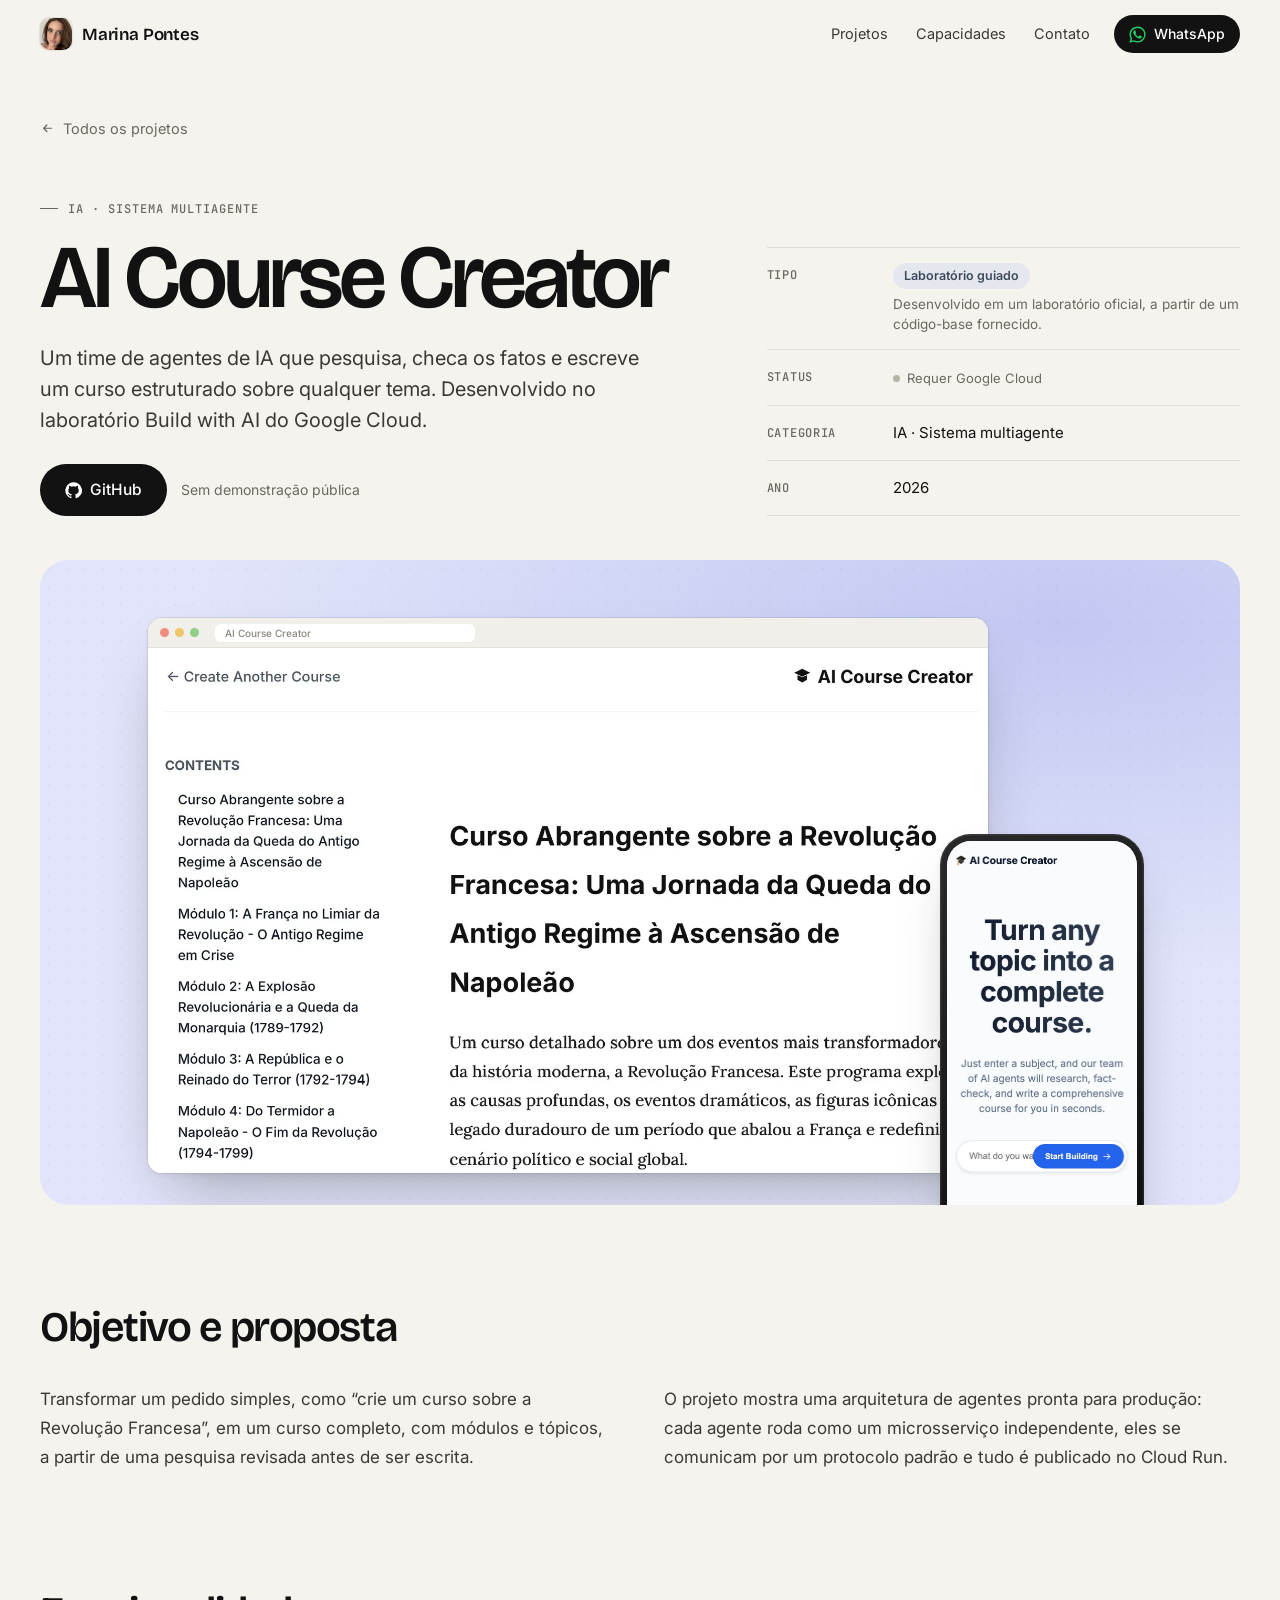
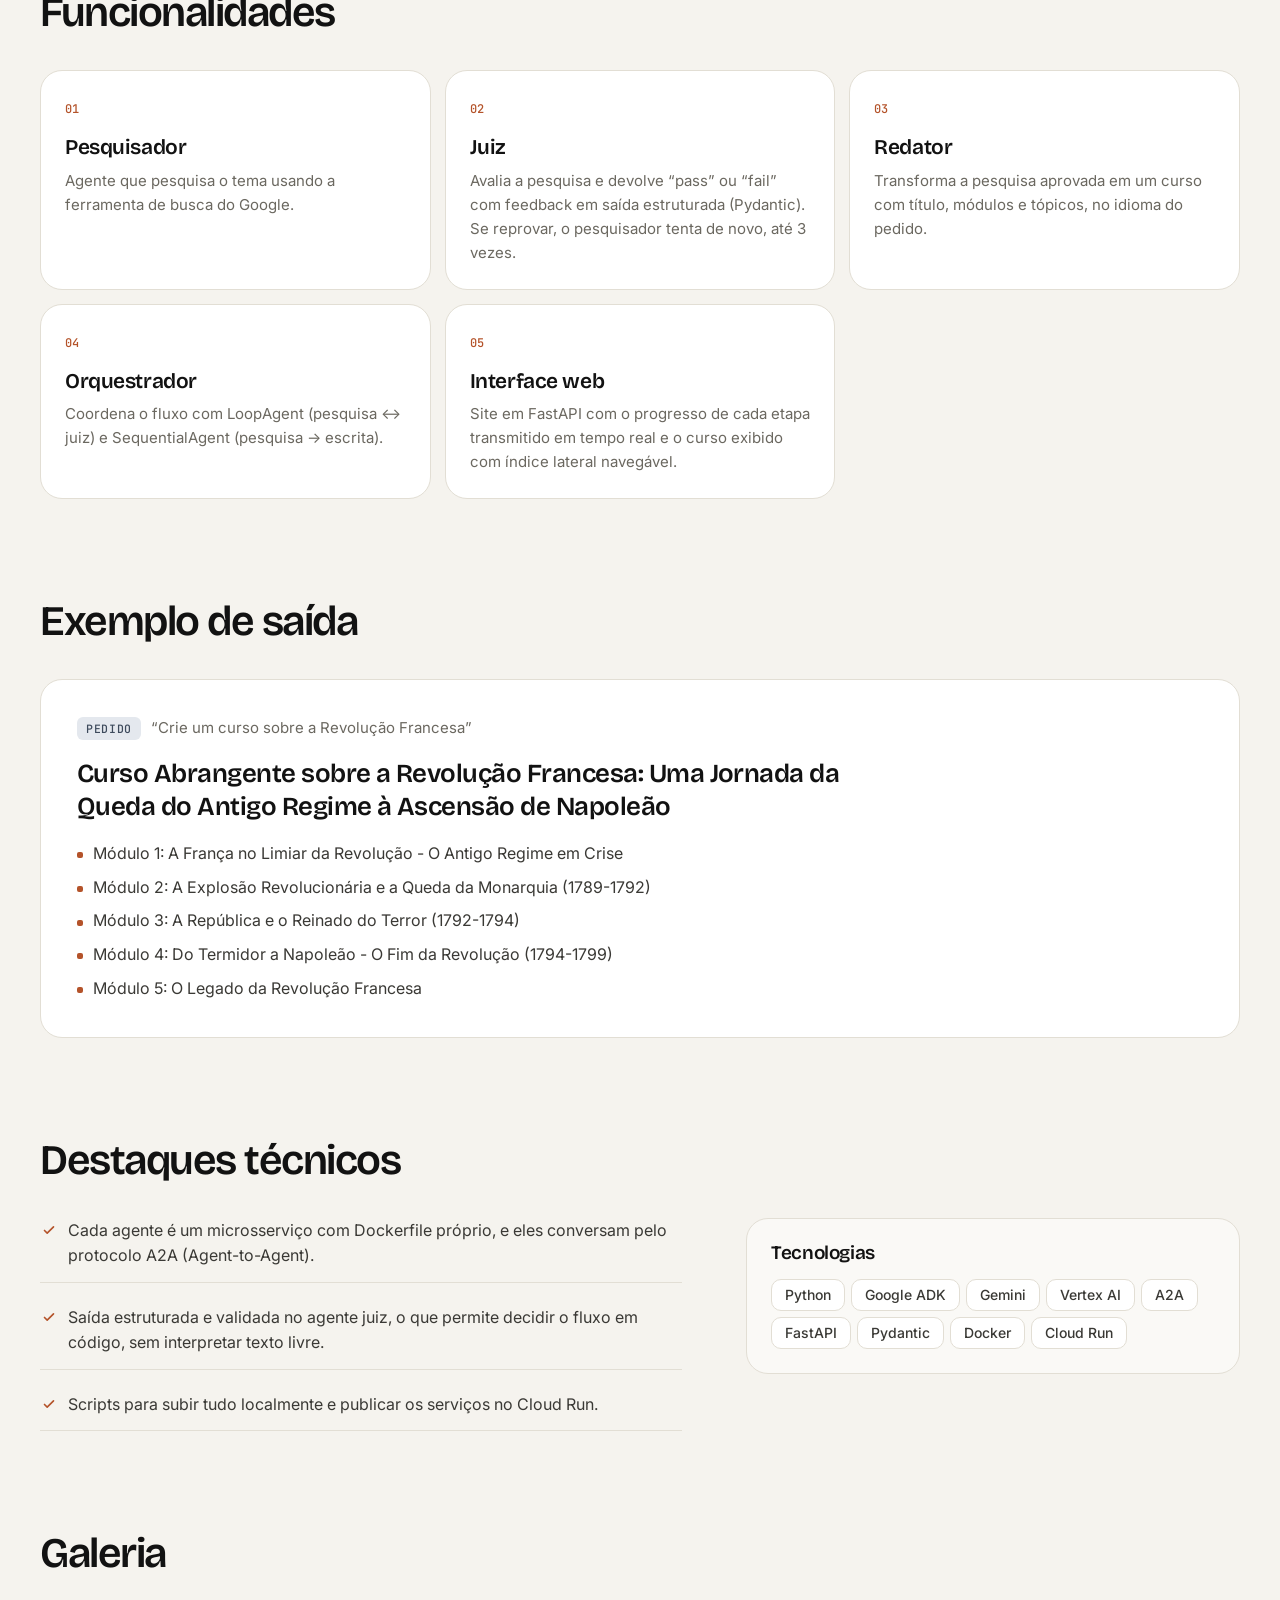
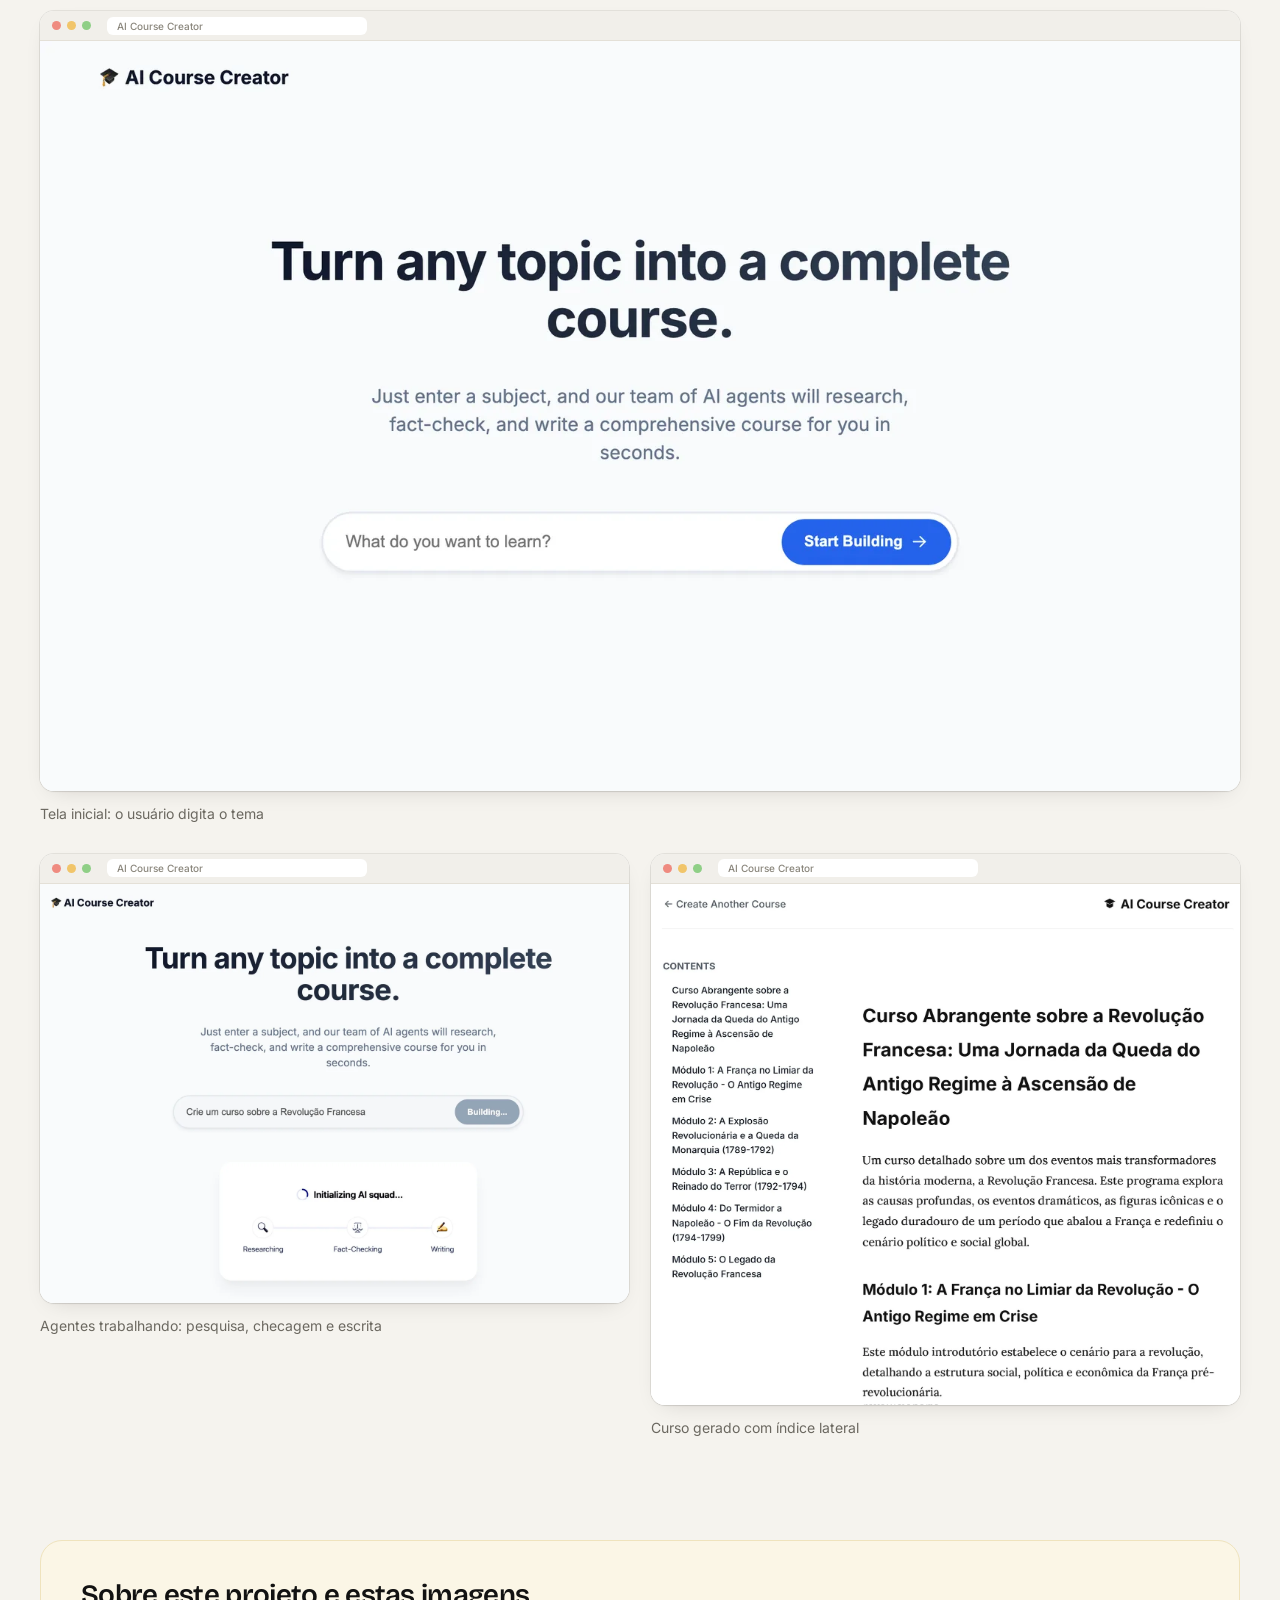
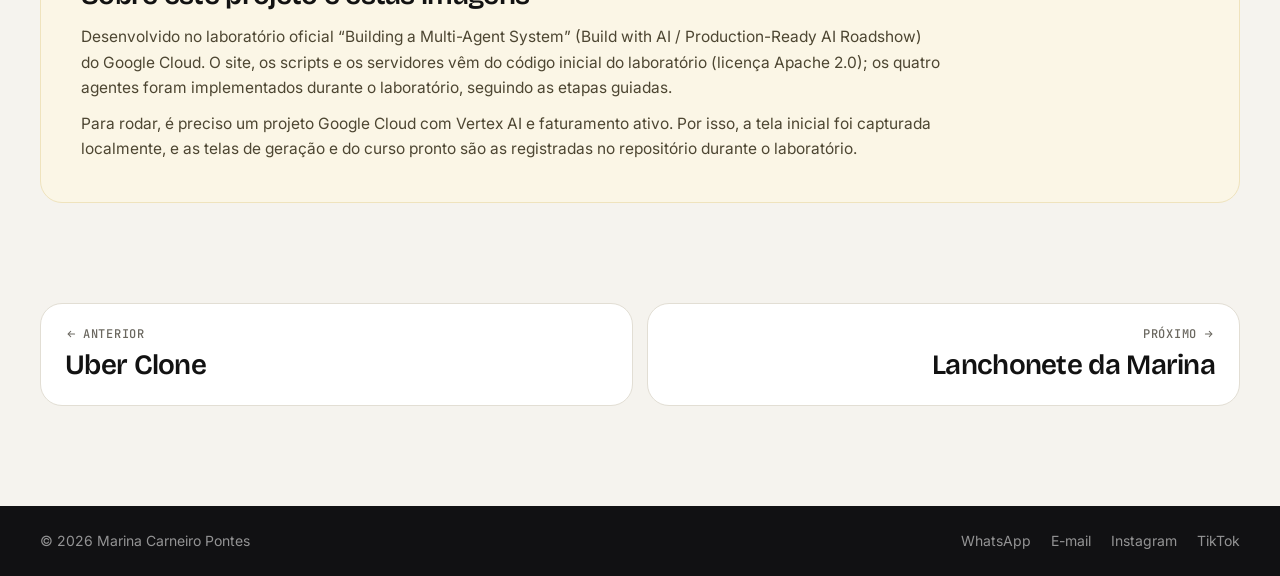
<file: projetos/ai-course-creator.html>
<!doctype html>
<html lang="pt-BR">
<head>
<meta charset="utf-8">
<meta name="viewport" content="width=device-width, initial-scale=1">
<title>AI Course Creator · Marina Pontes</title>
<meta name="description" content="Um time de agentes de IA que pesquisa, checa os fatos e escreve um curso estruturado sobre qualquer tema. Desenvolvido no laboratório Build with AI do Google Cloud.">
<meta property="og:title" content="AI Course Creator · Marina Pontes">
<meta property="og:description" content="Um time de agentes de IA que pesquisa, checa os fatos e escreve um curso estruturado sobre qualquer tema. Desenvolvido no laboratório Build with AI do Google Cloud.">
<meta property="og:type" content="website">
<meta name="theme-color" content="#F5F3EE">
<link rel="icon" href="../assets/favicon-32.png?v=2" type="image/png" sizes="32x32">
<link rel="icon" href="../assets/favicon-192.png?v=2" type="image/png" sizes="192x192">
<link rel="apple-touch-icon" href="../assets/apple-touch-icon.png?v=2">
<link rel="preconnect" href="https://fonts.googleapis.com">
<link rel="preconnect" href="https://fonts.gstatic.com" crossorigin>
<link href="https://fonts.googleapis.com/css2?family=Bricolage+Grotesque:opsz,wght@12..96,500;12..96,600;12..96,700&family=Inter:wght@400;500;600&family=JetBrains+Mono:wght@500&display=swap" rel="stylesheet">
<link rel="stylesheet" href="../assets/css/style.css">
<script>document.documentElement.classList.add('js')</script>
</head>
<body class="page-detail">
<a class="skip" href="#conteudo">Pular para o conteúdo</a>
<header class="site-header">
  <div class="wrap header-inner">
    <a class="brand" href="../index.html" aria-label="Marina Pontes: início"><img class="brand-mark" src="../assets/avatar.webp?v=2" width="32" height="32" alt=""><span class="brand-name">Marina Pontes</span></a>
    <nav class="nav" aria-label="Principal">
      <a href="../index.html#projetos">Projetos</a>
      <a href="../index.html#capacidades">Capacidades</a>
      <a href="../index.html#contato">Contato</a>
    </nav>
    <a class="btn btn--small btn--whatsapp" href="https://wa.me/5585986680707?text=Ol%C3%A1%2C%20Marina!%20Vi%20seu%20portf%C3%B3lio%20e%20gostaria%20de%20conversar%20sobre%20um%20projeto." target="_blank" rel="noopener"><svg viewBox="0 0 24 24" aria-hidden="true"><path fill="currentColor" d="M17.47 14.38c-.3-.15-1.76-.87-2.03-.97-.27-.1-.47-.15-.67.15-.2.3-.77.97-.94 1.17-.17.2-.35.22-.65.07-.3-.15-1.26-.46-2.4-1.48-.89-.79-1.49-1.77-1.66-2.07-.17-.3-.02-.46.13-.61.13-.13.3-.35.45-.52.15-.17.2-.3.3-.5.1-.2.05-.37-.02-.52-.08-.15-.67-1.62-.92-2.22-.24-.58-.49-.5-.67-.51h-.57c-.2 0-.52.07-.8.37-.27.3-1.04 1.02-1.04 2.48s1.07 2.88 1.21 3.08c.15.2 2.1 3.2 5.08 4.49.71.31 1.26.49 1.69.63.71.23 1.36.2 1.87.12.57-.09 1.76-.72 2.01-1.41.25-.69.25-1.29.17-1.41-.07-.13-.27-.2-.57-.35M12.05 21.5h-.01a9.4 9.4 0 0 1-4.79-1.31l-.34-.2-3.56.93.95-3.47-.22-.36a9.4 9.4 0 0 1-1.44-5.01c0-5.19 4.23-9.42 9.43-9.42 2.52 0 4.88.98 6.66 2.76a9.36 9.36 0 0 1 2.76 6.67c0 5.2-4.23 9.42-9.43 9.42M20.07 3.98A11.27 11.27 0 0 0 12.05.66C5.8.66.71 5.75.71 12c0 2 .52 3.95 1.52 5.67L.62 23.5l5.96-1.56a11.3 11.3 0 0 0 5.42 1.38h.01c6.25 0 11.34-5.09 11.34-11.34 0-3.03-1.18-5.88-3.32-8.02"/></svg><span>WhatsApp</span></a>
  </div>
</header>
<main id="conteudo">

<section class="d-hero wrap">
  <a class="crumb" href="../index.html#projetos"><svg viewBox="0 0 20 20" aria-hidden="true"><path d="M16 10H5m4.5-4.5L5 10l4.5 4.5" fill="none" stroke="currentColor" stroke-width="1.7" stroke-linecap="round" stroke-linejoin="round"/></svg><span>Todos os projetos</span></a>
  <div class="d-hero-grid">
    <div>
      <p class="eyebrow">IA · Sistema multiagente</p>
      <h1 class="d-title">AI Course Creator</h1>
      <p class="d-lead">Um time de agentes de IA que pesquisa, checa os fatos e escreve um curso estruturado sobre qualquer tema. Desenvolvido no laboratório Build with AI do Google Cloud.</p>
      <div class="actions">
        <a class="btn btn--primary btn--lg" href="https://github.com/marinacpontes/buildwithai" target="_blank" rel="noopener"><svg viewBox="0 0 24 24" aria-hidden="true"><path fill="currentColor" d="M12 .5a11.5 11.5 0 0 0-3.64 22.41c.58.1.79-.25.79-.56v-2c-3.2.7-3.88-1.37-3.88-1.37-.52-1.33-1.28-1.69-1.28-1.69-1.05-.71.08-.7.08-.7 1.16.08 1.77 1.19 1.77 1.19 1.03 1.77 2.7 1.26 3.36.96.1-.75.4-1.26.73-1.55-2.55-.29-5.24-1.28-5.24-5.68 0-1.26.45-2.28 1.19-3.09-.12-.29-.52-1.46.11-3.05 0 0 .97-.31 3.17 1.18a11 11 0 0 1 5.77 0c2.2-1.49 3.17-1.18 3.17-1.18.63 1.59.23 2.76.11 3.05.74.81 1.19 1.83 1.19 3.09 0 4.41-2.69 5.38-5.25 5.67.41.36.78 1.06.78 2.14v3.17c0 .31.21.67.8.56A11.5 11.5 0 0 0 12 .5Z"/></svg><span>GitHub</span></a>
        <span class="no-demo">Sem demonstração pública</span>
      </div>
    </div>
    <dl class="d-meta">
      <div><dt>Tipo</dt><dd><span class="badge badge--slate" title="Desenvolvido em um laboratório oficial, a partir de um código-base fornecido.">Laboratório guiado</span><small>Desenvolvido em um laboratório oficial, a partir de um código-base fornecido.</small></dd></div>
      <div><dt>Status</dt><dd><span class="status "><i aria-hidden="true"></i>Requer Google Cloud</span></dd></div>
      <div><dt>Categoria</dt><dd>IA · Sistema multiagente</dd></div>
      <div><dt>Ano</dt><dd>2026</dd></div>
    </dl>
  </div>
</section>

<section class="d-cover wrap"><div class="cover cover--browser" style="--tint:#E1E4FA;--tint-deep:#C2C8F2">
    <div class="cover-browser">
  <div class="mock-browser">
    <div class="mock-bar" aria-hidden="true"><i></i><i></i><i></i><span>AI Course Creator</span></div>
    <div class="mock-screen"><img src="../assets/img/buildwithai/curso.webp" width="1600" height="1417" alt="AI Course Creator: interface no desktop" fetchpriority="high" decoding="async"></div>
  </div></div>
    <div class="cover-phone-solo">
  <div class="mock-phone"><div class="mock-phone-screen"><img src="../assets/img/buildwithai/m-inicio.webp" width="780" height="1688" alt="AI Course Creator: interface no celular" fetchpriority="high" decoding="async"></div></div></div>
  </div></section>

<section class="d-section wrap">
  <h2 class="d-h2">Objetivo e proposta</h2>
  <div class="d-prose"><p>Transformar um pedido simples, como “crie um curso sobre a Revolução Francesa”, em um curso completo, com módulos e tópicos, a partir de uma pesquisa revisada antes de ser escrita.</p><p>O projeto mostra uma arquitetura de agentes pronta para produção: cada agente roda como um microsserviço independente, eles se comunicam por um protocolo padrão e tudo é publicado no Cloud Run.</p></div>
</section>

<section class="d-section wrap">
  <h2 class="d-h2">Funcionalidades</h2>
  <ol class="features">
    <li class="feature reveal"><span class="feature-n">01</span><h3>Pesquisador</h3><p>Agente que pesquisa o tema usando a ferramenta de busca do Google.</p></li><li class="feature reveal"><span class="feature-n">02</span><h3>Juiz</h3><p>Avalia a pesquisa e devolve “pass” ou “fail” com feedback em saída estruturada (Pydantic). Se reprovar, o pesquisador tenta de novo, até 3 vezes.</p></li><li class="feature reveal"><span class="feature-n">03</span><h3>Redator</h3><p>Transforma a pesquisa aprovada em um curso com título, módulos e tópicos, no idioma do pedido.</p></li><li class="feature reveal"><span class="feature-n">04</span><h3>Orquestrador</h3><p>Coordena o fluxo com LoopAgent (pesquisa ↔ juiz) e SequentialAgent (pesquisa → escrita).</p></li><li class="feature reveal"><span class="feature-n">05</span><h3>Interface web</h3><p>Site em FastAPI com o progresso de cada etapa transmitido em tempo real e o curso exibido com índice lateral navegável.</p></li>
  </ol>
</section>


<section class="d-section wrap">
  <h2 class="d-h2">Exemplo de saída</h2>
  <div class="example reveal">
    <p class="example-prompt"><span>Pedido</span>“Crie um curso sobre a Revolução Francesa”</p>
    <p class="example-title">Curso Abrangente sobre a Revolução Francesa: Uma Jornada da Queda do Antigo Regime à Ascensão de Napoleão</p>
    <ul><li>Módulo 1: A França no Limiar da Revolução - O Antigo Regime em Crise</li><li>Módulo 2: A Explosão Revolucionária e a Queda da Monarquia (1789-1792)</li><li>Módulo 3: A República e o Reinado do Terror (1792-1794)</li><li>Módulo 4: Do Termidor a Napoleão - O Fim da Revolução (1794-1799)</li><li>Módulo 5: O Legado da Revolução Francesa</li></ul>
  </div>
</section>

<section class="d-section wrap">
  <h2 class="d-h2">Destaques técnicos</h2>
  <div class="d-split">
    <ul class="checks checks--lg"><li><svg viewBox="0 0 20 20" aria-hidden="true"><path d="m5 10.5 3 3 7-7" fill="none" stroke="currentColor" stroke-width="1.8" stroke-linecap="round" stroke-linejoin="round"/></svg><span>Cada agente é um microsserviço com Dockerfile próprio, e eles conversam pelo protocolo A2A (Agent-to-Agent).</span></li><li><svg viewBox="0 0 20 20" aria-hidden="true"><path d="m5 10.5 3 3 7-7" fill="none" stroke="currentColor" stroke-width="1.8" stroke-linecap="round" stroke-linejoin="round"/></svg><span>Saída estruturada e validada no agente juiz, o que permite decidir o fluxo em código, sem interpretar texto livre.</span></li><li><svg viewBox="0 0 20 20" aria-hidden="true"><path d="m5 10.5 3 3 7-7" fill="none" stroke="currentColor" stroke-width="1.8" stroke-linecap="round" stroke-linejoin="round"/></svg><span>Scripts para subir tudo localmente e publicar os serviços no Cloud Run.</span></li></ul>
    <div class="tech-box">
      <h3>Tecnologias</h3>
      <ul class="chips chips--lg"><li>Python</li><li>Google ADK</li><li>Gemini</li><li>Vertex AI</li><li>A2A</li><li>FastAPI</li><li>Pydantic</li><li>Docker</li><li>Cloud Run</li></ul>
    </div>
  </div>
</section>

<section class="d-section d-gallery wrap" id="galeria">
  <h2 class="d-h2">Galeria</h2>
  
  <div class="gallery-desktop">
    <figure class="shot reveal">
      <a href="../assets/img/buildwithai/inicio.webp" data-lightbox="g" data-caption="Tela inicial: o usuário digita o tema" aria-label="Ampliar: Tela inicial: o usuário digita o tema">
  <div class="mock-browser">
    <div class="mock-bar" aria-hidden="true"><i></i><i></i><i></i><span>AI Course Creator</span></div>
    <div class="mock-screen"><img src="../assets/img/buildwithai/inicio.webp" width="1600" height="1000" alt="Tela inicial: o usuário digita o tema" loading="lazy" decoding="async"></div>
  </div><span class="zoom"><svg viewBox="0 0 20 20" aria-hidden="true"><path d="M8.5 3.5a5 5 0 1 0 0 10 5 5 0 0 0 0-10Zm3.6 8.6L16.5 16.5M8.5 6.5v4m-2-2h4" fill="none" stroke="currentColor" stroke-width="1.6" stroke-linecap="round"/></svg></span></a>
      <figcaption>Tela inicial: o usuário digita o tema</figcaption></figure><figure class="shot reveal">
      <a href="../assets/img/buildwithai/gerando.webp" data-lightbox="g" data-caption="Agentes trabalhando: pesquisa, checagem e escrita" aria-label="Ampliar: Agentes trabalhando: pesquisa, checagem e escrita">
  <div class="mock-browser">
    <div class="mock-bar" aria-hidden="true"><i></i><i></i><i></i><span>AI Course Creator</span></div>
    <div class="mock-screen"><img src="../assets/img/buildwithai/gerando.webp" width="1600" height="1140" alt="Agentes trabalhando: pesquisa, checagem e escrita" loading="lazy" decoding="async"></div>
  </div><span class="zoom"><svg viewBox="0 0 20 20" aria-hidden="true"><path d="M8.5 3.5a5 5 0 1 0 0 10 5 5 0 0 0 0-10Zm3.6 8.6L16.5 16.5M8.5 6.5v4m-2-2h4" fill="none" stroke="currentColor" stroke-width="1.6" stroke-linecap="round"/></svg></span></a>
      <figcaption>Agentes trabalhando: pesquisa, checagem e escrita</figcaption></figure><figure class="shot reveal">
      <a href="../assets/img/buildwithai/curso.webp" data-lightbox="g" data-caption="Curso gerado com índice lateral" aria-label="Ampliar: Curso gerado com índice lateral">
  <div class="mock-browser">
    <div class="mock-bar" aria-hidden="true"><i></i><i></i><i></i><span>AI Course Creator</span></div>
    <div class="mock-screen"><img src="../assets/img/buildwithai/curso.webp" width="1600" height="1417" alt="Curso gerado com índice lateral" loading="lazy" decoding="async"></div>
  </div><span class="zoom"><svg viewBox="0 0 20 20" aria-hidden="true"><path d="M8.5 3.5a5 5 0 1 0 0 10 5 5 0 0 0 0-10Zm3.6 8.6L16.5 16.5M8.5 6.5v4m-2-2h4" fill="none" stroke="currentColor" stroke-width="1.6" stroke-linecap="round"/></svg></span></a>
      <figcaption>Curso gerado com índice lateral</figcaption></figure>
  </div>
  
</section>

<section class="d-section wrap">
  <aside class="note reveal">
    <h2>Sobre este projeto e estas imagens</h2>
    <p>Desenvolvido no laboratório oficial “Building a Multi-Agent System” (Build with AI / Production-Ready AI Roadshow) do Google Cloud. O site, os scripts e os servidores vêm do código inicial do laboratório (licença Apache 2.0); os quatro agentes foram implementados durante o laboratório, seguindo as etapas guiadas.</p><p>Para rodar, é preciso um projeto Google Cloud com Vertex AI e faturamento ativo. Por isso, a tela inicial foi capturada localmente, e as telas de geração e do curso pronto são as registradas no repositório durante o laboratório.</p>
  </aside>
</section>

<nav class="pager wrap" aria-label="Outros projetos">
  <a class="pager-link" href="uber-clone.html"><span class="pager-dir"><svg viewBox="0 0 20 20" aria-hidden="true"><path d="M16 10H5m4.5-4.5L5 10l4.5 4.5" fill="none" stroke="currentColor" stroke-width="1.7" stroke-linecap="round" stroke-linejoin="round"/></svg> Anterior</span><strong>Uber Clone</strong></a>
  <a class="pager-link pager-link--next" href="lanchonete.html"><span class="pager-dir">Próximo <svg viewBox="0 0 20 20" aria-hidden="true"><path d="M4 10h11m-4.5-4.5L15 10l-4.5 4.5" fill="none" stroke="currentColor" stroke-width="1.7" stroke-linecap="round" stroke-linejoin="round"/></svg></span><strong>Lanchonete da Marina</strong></a>
</nav>
</main>
<footer class="site-footer">
  <div class="wrap footer-inner">
    <span>© 2026 Marina Carneiro Pontes</span>
    <span class="footer-links"><a href="https://wa.me/5585986680707?text=Ol%C3%A1%2C%20Marina!%20Vi%20seu%20portf%C3%B3lio%20e%20gostaria%20de%20conversar%20sobre%20um%20projeto." target="_blank" rel="noopener">WhatsApp</a><a href="mailto:marinadesenvolvedora@outlook.com">E-mail</a><a href="https://www.instagram.com/marina.devs/" target="_blank" rel="noopener">Instagram</a><a href="https://www.tiktok.com/@marina.devs" target="_blank" rel="noopener">TikTok</a></span>
  </div>
</footer>
<dialog class="lightbox" id="lightbox" aria-label="Visualizar imagem">
  <figure><img alt=""><figcaption></figcaption></figure>
  <button class="lb-btn lb-close" type="button" aria-label="Fechar">×</button>
  <button class="lb-btn lb-prev" type="button" aria-label="Imagem anterior">‹</button>
  <button class="lb-btn lb-next" type="button" aria-label="Próxima imagem">›</button>
</dialog>
<script src="../assets/js/main.js" defer></script>
</body>
</html>
</file>
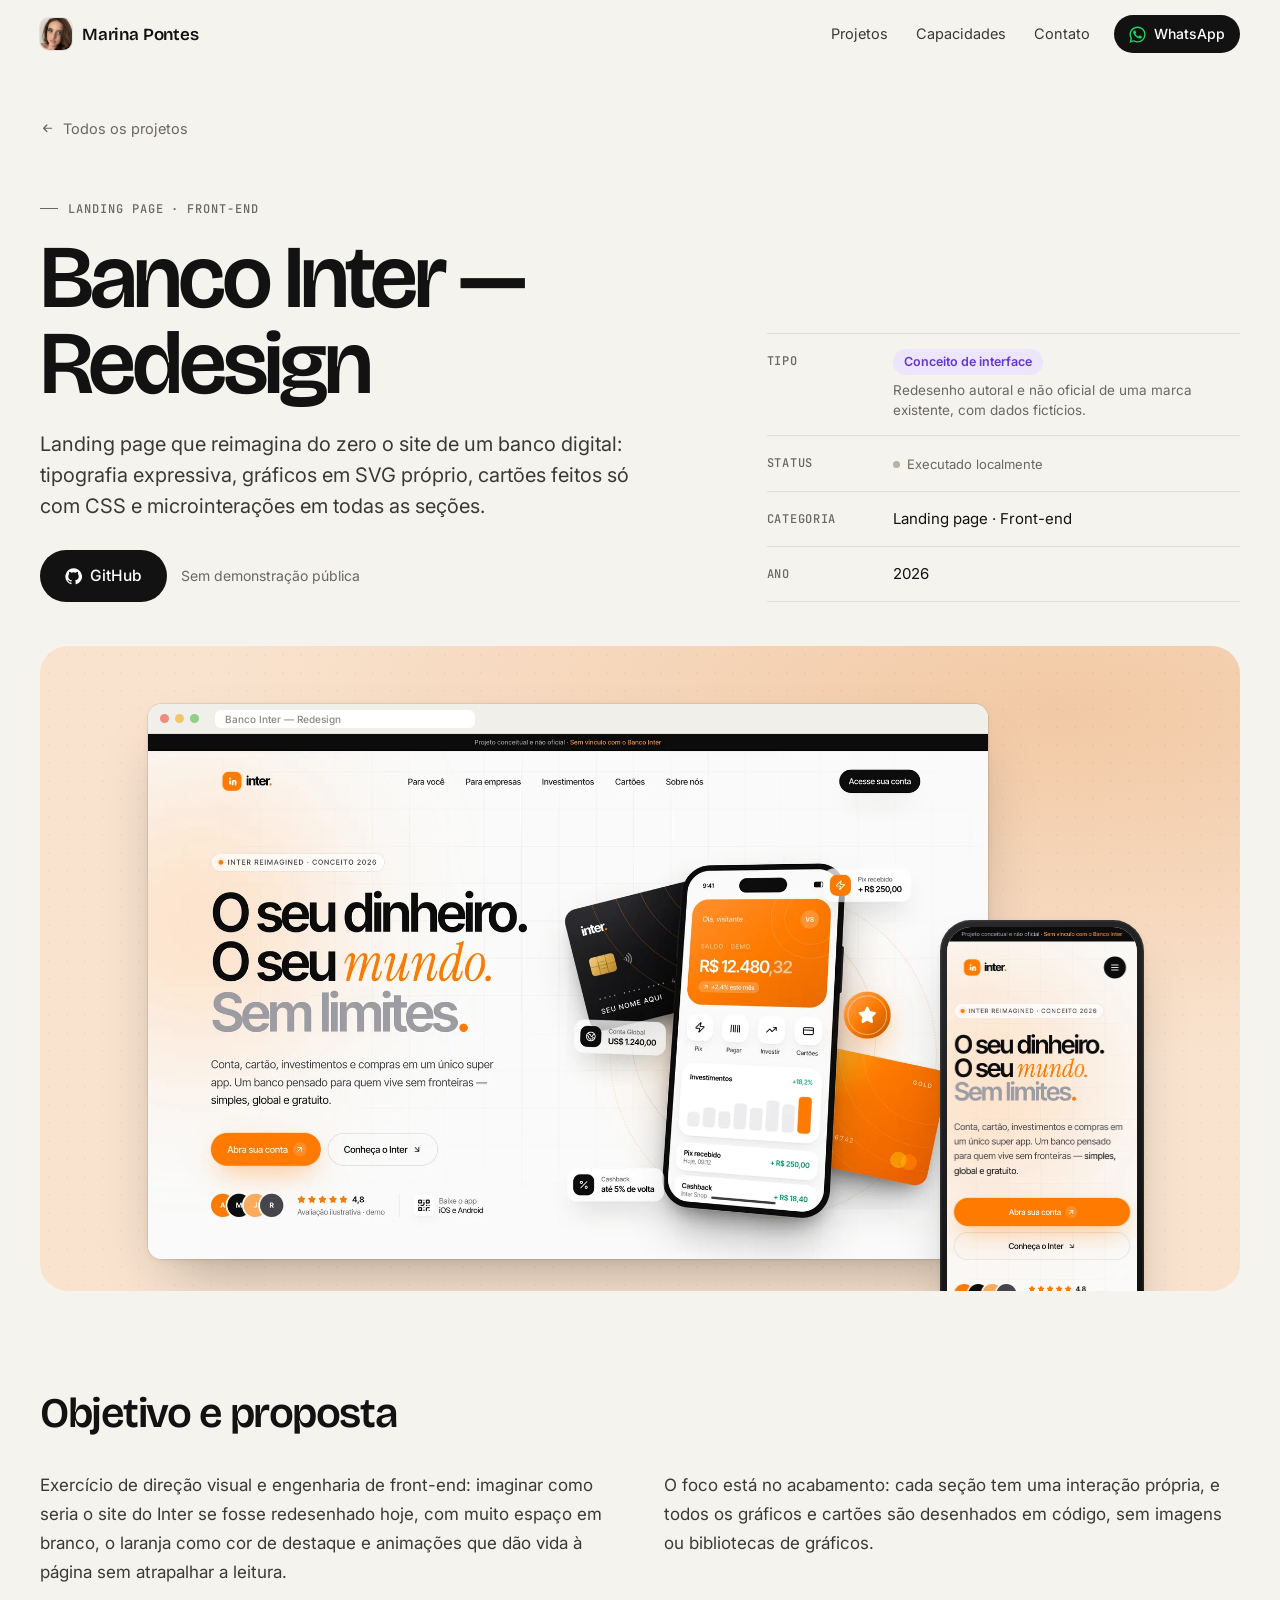
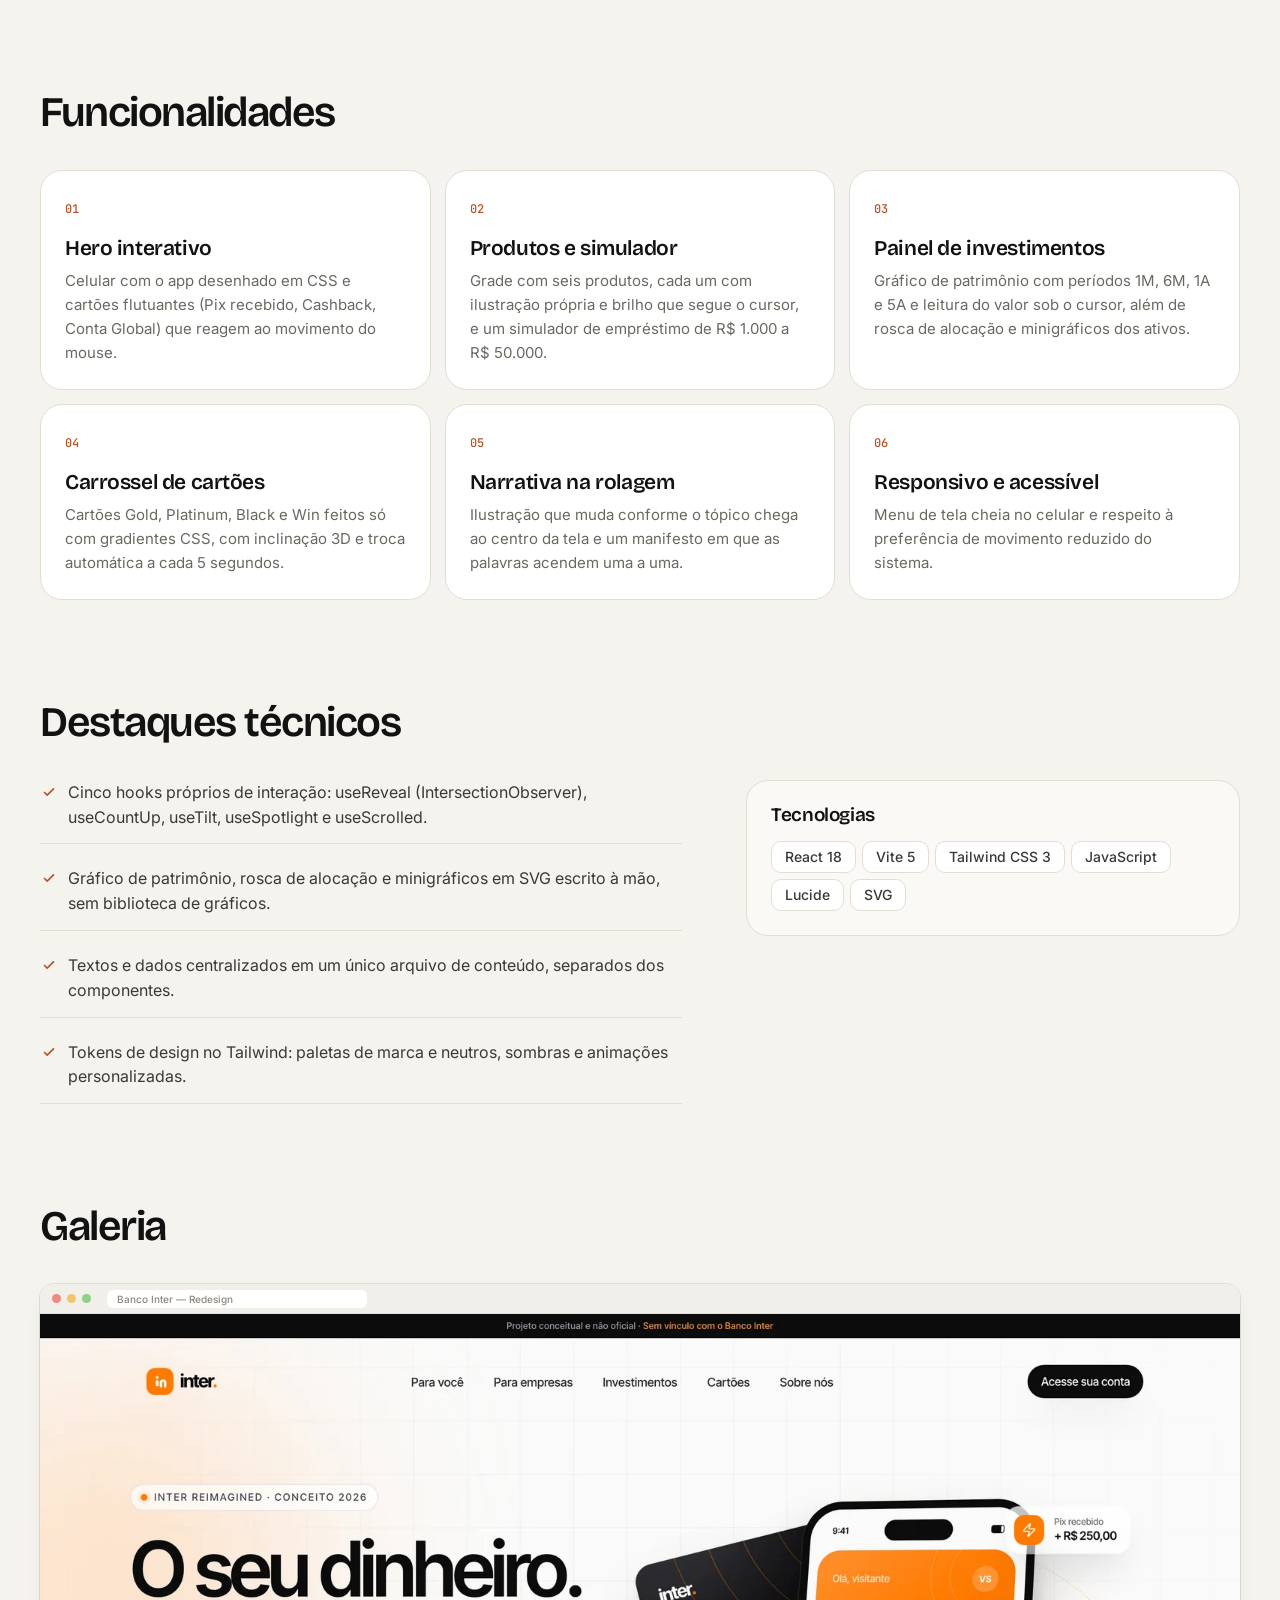
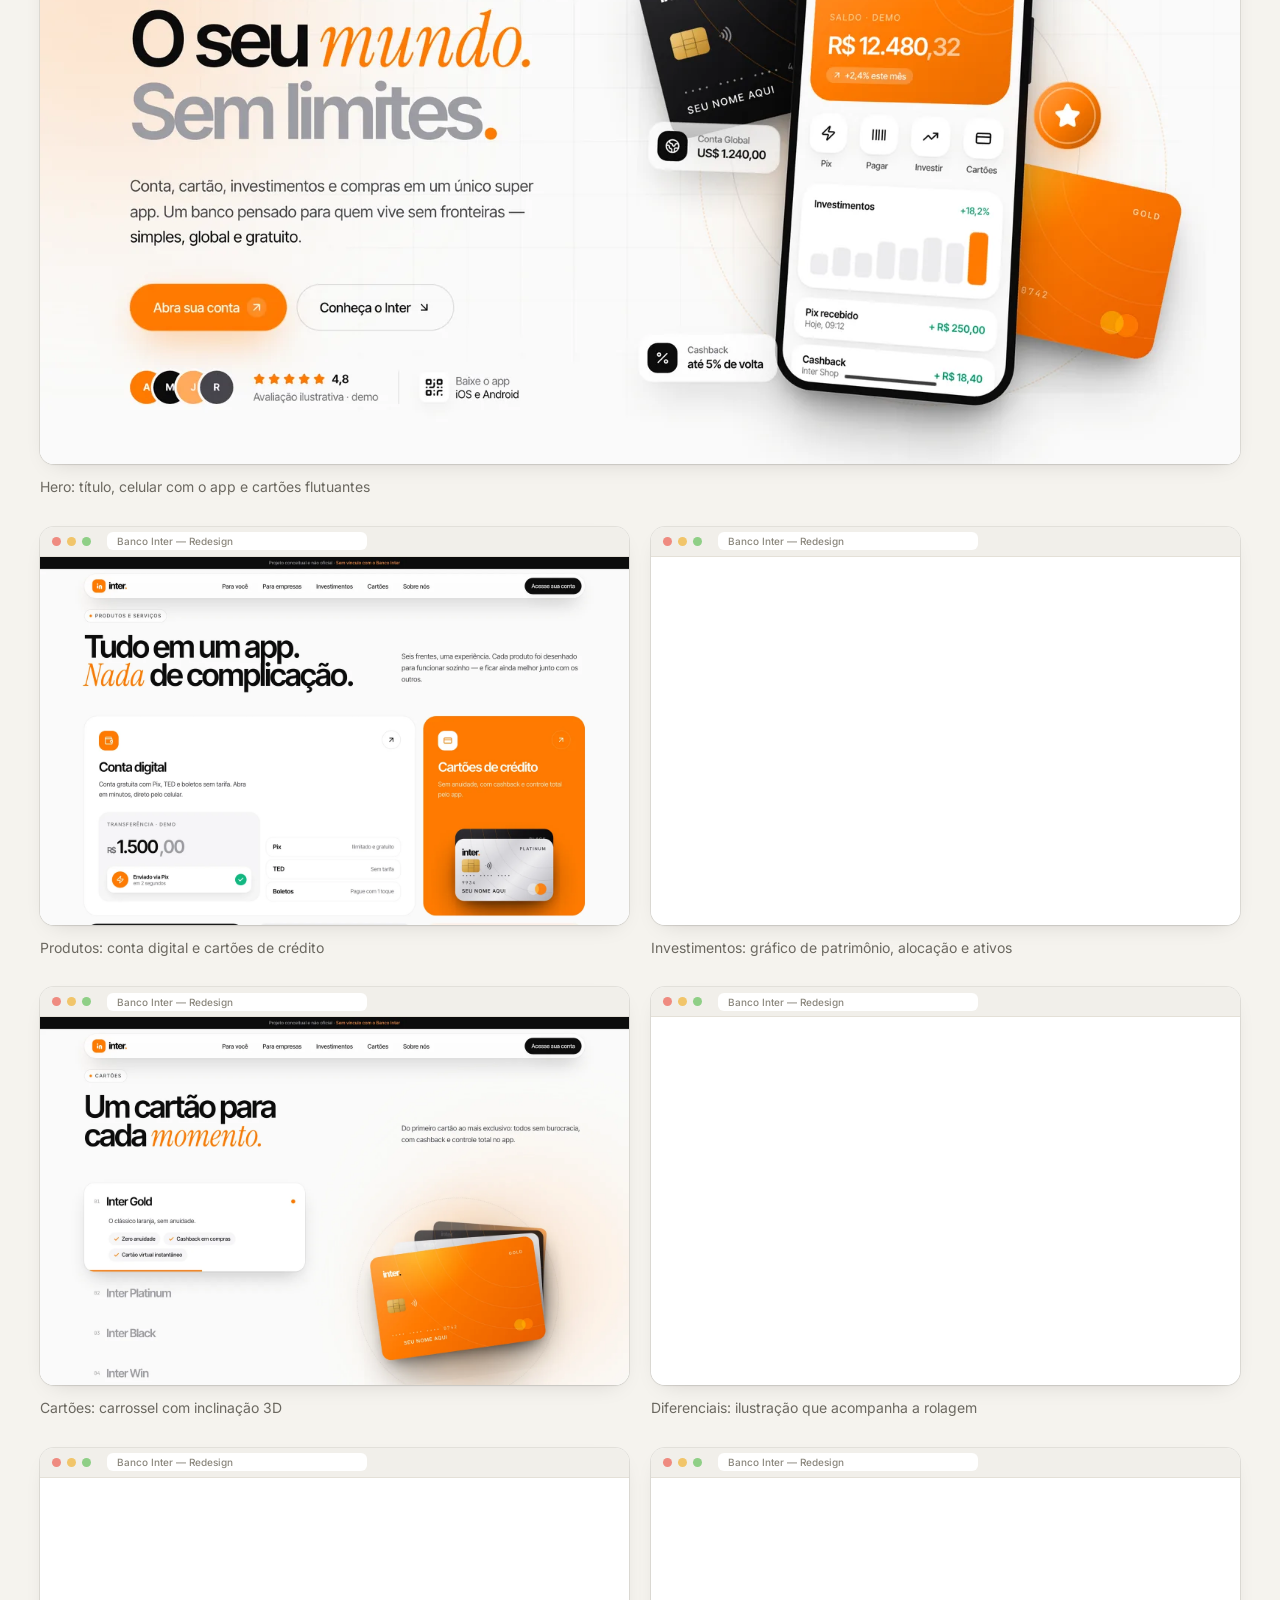
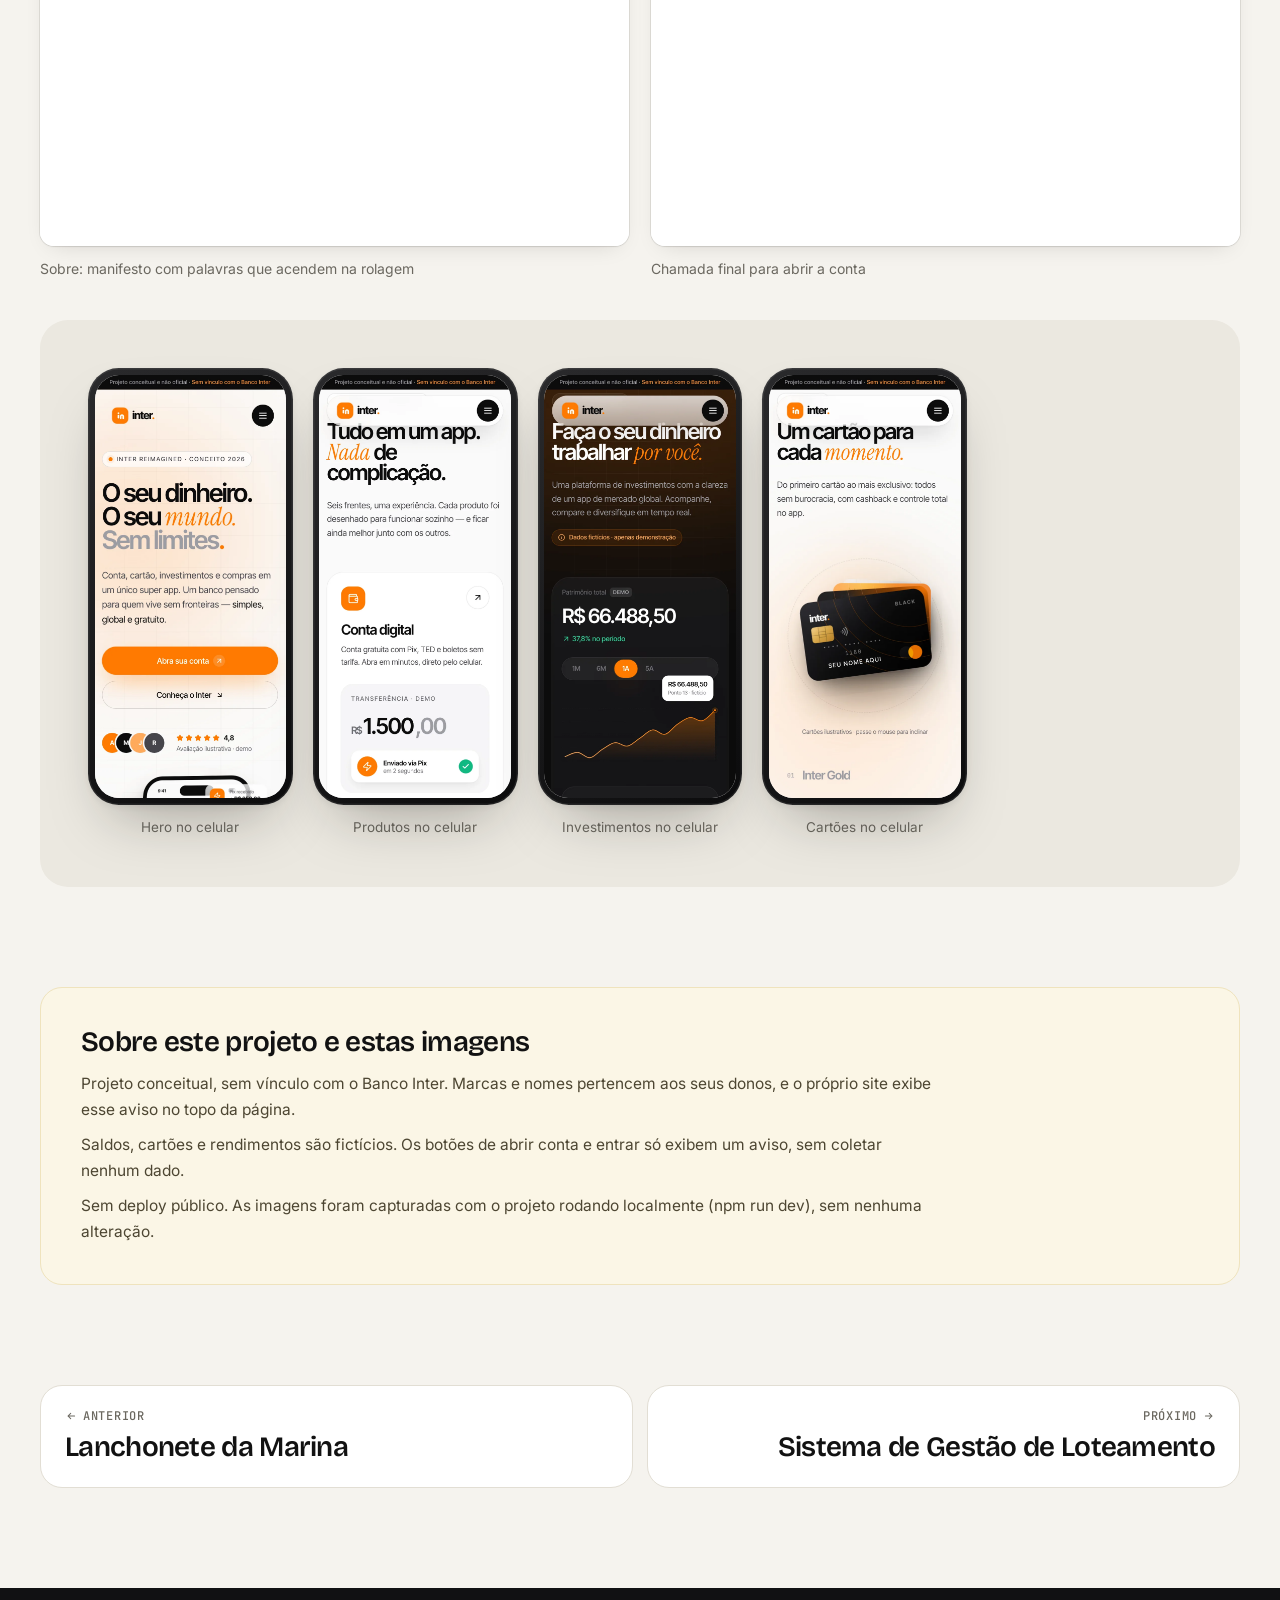
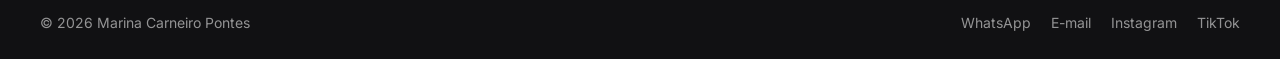
<file: projetos/banco-inter.html>
<!doctype html>
<html lang="pt-BR">
<head>
<meta charset="utf-8">
<meta name="viewport" content="width=device-width, initial-scale=1">
<title>Banco Inter — Redesign · Marina Pontes</title>
<meta name="description" content="Landing page que reimagina do zero o site de um banco digital: tipografia expressiva, gráficos em SVG próprio, cartões feitos só com CSS e microinterações em todas as seções.">
<meta property="og:title" content="Banco Inter — Redesign · Marina Pontes">
<meta property="og:description" content="Landing page que reimagina do zero o site de um banco digital: tipografia expressiva, gráficos em SVG próprio, cartões feitos só com CSS e microinterações em todas as seções.">
<meta property="og:type" content="website">
<meta name="theme-color" content="#F5F3EE">
<link rel="icon" href="../assets/favicon-32.png?v=2" type="image/png" sizes="32x32">
<link rel="icon" href="../assets/favicon-192.png?v=2" type="image/png" sizes="192x192">
<link rel="apple-touch-icon" href="../assets/apple-touch-icon.png?v=2">
<link rel="preconnect" href="https://fonts.googleapis.com">
<link rel="preconnect" href="https://fonts.gstatic.com" crossorigin>
<link href="https://fonts.googleapis.com/css2?family=Bricolage+Grotesque:opsz,wght@12..96,500;12..96,600;12..96,700&family=Inter:wght@400;500;600&family=JetBrains+Mono:wght@500&display=swap" rel="stylesheet">
<link rel="stylesheet" href="../assets/css/style.css">
<script>document.documentElement.classList.add('js')</script>
</head>
<body class="page-detail">
<a class="skip" href="#conteudo">Pular para o conteúdo</a>
<header class="site-header">
  <div class="wrap header-inner">
    <a class="brand" href="../index.html" aria-label="Marina Pontes: início"><img class="brand-mark" src="../assets/avatar.webp?v=2" width="32" height="32" alt=""><span class="brand-name">Marina Pontes</span></a>
    <nav class="nav" aria-label="Principal">
      <a href="../index.html#projetos">Projetos</a>
      <a href="../index.html#capacidades">Capacidades</a>
      <a href="../index.html#contato">Contato</a>
    </nav>
    <a class="btn btn--small btn--whatsapp" href="https://wa.me/5585986680707?text=Ol%C3%A1%2C%20Marina!%20Vi%20seu%20portf%C3%B3lio%20e%20gostaria%20de%20conversar%20sobre%20um%20projeto." target="_blank" rel="noopener"><svg viewBox="0 0 24 24" aria-hidden="true"><path fill="currentColor" d="M17.47 14.38c-.3-.15-1.76-.87-2.03-.97-.27-.1-.47-.15-.67.15-.2.3-.77.97-.94 1.17-.17.2-.35.22-.65.07-.3-.15-1.26-.46-2.4-1.48-.89-.79-1.49-1.77-1.66-2.07-.17-.3-.02-.46.13-.61.13-.13.3-.35.45-.52.15-.17.2-.3.3-.5.1-.2.05-.37-.02-.52-.08-.15-.67-1.62-.92-2.22-.24-.58-.49-.5-.67-.51h-.57c-.2 0-.52.07-.8.37-.27.3-1.04 1.02-1.04 2.48s1.07 2.88 1.21 3.08c.15.2 2.1 3.2 5.08 4.49.71.31 1.26.49 1.69.63.71.23 1.36.2 1.87.12.57-.09 1.76-.72 2.01-1.41.25-.69.25-1.29.17-1.41-.07-.13-.27-.2-.57-.35M12.05 21.5h-.01a9.4 9.4 0 0 1-4.79-1.31l-.34-.2-3.56.93.95-3.47-.22-.36a9.4 9.4 0 0 1-1.44-5.01c0-5.19 4.23-9.42 9.43-9.42 2.52 0 4.88.98 6.66 2.76a9.36 9.36 0 0 1 2.76 6.67c0 5.2-4.23 9.42-9.43 9.42M20.07 3.98A11.27 11.27 0 0 0 12.05.66C5.8.66.71 5.75.71 12c0 2 .52 3.95 1.52 5.67L.62 23.5l5.96-1.56a11.3 11.3 0 0 0 5.42 1.38h.01c6.25 0 11.34-5.09 11.34-11.34 0-3.03-1.18-5.88-3.32-8.02"/></svg><span>WhatsApp</span></a>
  </div>
</header>
<main id="conteudo">

<section class="d-hero wrap">
  <a class="crumb" href="../index.html#projetos"><svg viewBox="0 0 20 20" aria-hidden="true"><path d="M16 10H5m4.5-4.5L5 10l4.5 4.5" fill="none" stroke="currentColor" stroke-width="1.7" stroke-linecap="round" stroke-linejoin="round"/></svg><span>Todos os projetos</span></a>
  <div class="d-hero-grid">
    <div>
      <p class="eyebrow">Landing page · Front-end</p>
      <h1 class="d-title">Banco Inter — Redesign</h1>
      <p class="d-lead">Landing page que reimagina do zero o site de um banco digital: tipografia expressiva, gráficos em SVG próprio, cartões feitos só com CSS e microinterações em todas as seções.</p>
      <div class="actions">
        <a class="btn btn--primary btn--lg" href="https://github.com/marinacpontes/bancointersite" target="_blank" rel="noopener"><svg viewBox="0 0 24 24" aria-hidden="true"><path fill="currentColor" d="M12 .5a11.5 11.5 0 0 0-3.64 22.41c.58.1.79-.25.79-.56v-2c-3.2.7-3.88-1.37-3.88-1.37-.52-1.33-1.28-1.69-1.28-1.69-1.05-.71.08-.7.08-.7 1.16.08 1.77 1.19 1.77 1.19 1.03 1.77 2.7 1.26 3.36.96.1-.75.4-1.26.73-1.55-2.55-.29-5.24-1.28-5.24-5.68 0-1.26.45-2.28 1.19-3.09-.12-.29-.52-1.46.11-3.05 0 0 .97-.31 3.17 1.18a11 11 0 0 1 5.77 0c2.2-1.49 3.17-1.18 3.17-1.18.63 1.59.23 2.76.11 3.05.74.81 1.19 1.83 1.19 3.09 0 4.41-2.69 5.38-5.25 5.67.41.36.78 1.06.78 2.14v3.17c0 .31.21.67.8.56A11.5 11.5 0 0 0 12 .5Z"/></svg><span>GitHub</span></a>
        <span class="no-demo">Sem demonstração pública</span>
      </div>
    </div>
    <dl class="d-meta">
      <div><dt>Tipo</dt><dd><span class="badge badge--violet" title="Redesenho autoral e não oficial de uma marca existente, com dados fictícios.">Conceito de interface</span><small>Redesenho autoral e não oficial de uma marca existente, com dados fictícios.</small></dd></div>
      <div><dt>Status</dt><dd><span class="status "><i aria-hidden="true"></i>Executado localmente</span></dd></div>
      <div><dt>Categoria</dt><dd>Landing page · Front-end</dd></div>
      <div><dt>Ano</dt><dd>2026</dd></div>
    </dl>
  </div>
</section>

<section class="d-cover wrap"><div class="cover cover--browser" style="--tint:#F9E3CF;--tint-deep:#F2C9A5">
    <div class="cover-browser">
  <div class="mock-browser">
    <div class="mock-bar" aria-hidden="true"><i></i><i></i><i></i><span>Banco Inter — Redesign</span></div>
    <div class="mock-screen"><img src="../assets/img/inter/hero.webp" width="1600" height="1000" alt="Banco Inter — Redesign: interface no desktop" fetchpriority="high" decoding="async"></div>
  </div></div>
    <div class="cover-phone-solo">
  <div class="mock-phone"><div class="mock-phone-screen"><img src="../assets/img/inter/m-hero.webp" width="780" height="1688" alt="Banco Inter — Redesign: interface no celular" fetchpriority="high" decoding="async"></div></div></div>
  </div></section>

<section class="d-section wrap">
  <h2 class="d-h2">Objetivo e proposta</h2>
  <div class="d-prose"><p>Exercício de direção visual e engenharia de front-end: imaginar como seria o site do Inter se fosse redesenhado hoje, com muito espaço em branco, o laranja como cor de destaque e animações que dão vida à página sem atrapalhar a leitura.</p><p>O foco está no acabamento: cada seção tem uma interação própria, e todos os gráficos e cartões são desenhados em código, sem imagens ou bibliotecas de gráficos.</p></div>
</section>

<section class="d-section wrap">
  <h2 class="d-h2">Funcionalidades</h2>
  <ol class="features">
    <li class="feature reveal"><span class="feature-n">01</span><h3>Hero interativo</h3><p>Celular com o app desenhado em CSS e cartões flutuantes (Pix recebido, Cashback, Conta Global) que reagem ao movimento do mouse.</p></li><li class="feature reveal"><span class="feature-n">02</span><h3>Produtos e simulador</h3><p>Grade com seis produtos, cada um com ilustração própria e brilho que segue o cursor, e um simulador de empréstimo de R$ 1.000 a R$ 50.000.</p></li><li class="feature reveal"><span class="feature-n">03</span><h3>Painel de investimentos</h3><p>Gráfico de patrimônio com períodos 1M, 6M, 1A e 5A e leitura do valor sob o cursor, além de rosca de alocação e minigráficos dos ativos.</p></li><li class="feature reveal"><span class="feature-n">04</span><h3>Carrossel de cartões</h3><p>Cartões Gold, Platinum, Black e Win feitos só com gradientes CSS, com inclinação 3D e troca automática a cada 5 segundos.</p></li><li class="feature reveal"><span class="feature-n">05</span><h3>Narrativa na rolagem</h3><p>Ilustração que muda conforme o tópico chega ao centro da tela e um manifesto em que as palavras acendem uma a uma.</p></li><li class="feature reveal"><span class="feature-n">06</span><h3>Responsivo e acessível</h3><p>Menu de tela cheia no celular e respeito à preferência de movimento reduzido do sistema.</p></li>
  </ol>
</section>



<section class="d-section wrap">
  <h2 class="d-h2">Destaques técnicos</h2>
  <div class="d-split">
    <ul class="checks checks--lg"><li><svg viewBox="0 0 20 20" aria-hidden="true"><path d="m5 10.5 3 3 7-7" fill="none" stroke="currentColor" stroke-width="1.8" stroke-linecap="round" stroke-linejoin="round"/></svg><span>Cinco hooks próprios de interação: useReveal (IntersectionObserver), useCountUp, useTilt, useSpotlight e useScrolled.</span></li><li><svg viewBox="0 0 20 20" aria-hidden="true"><path d="m5 10.5 3 3 7-7" fill="none" stroke="currentColor" stroke-width="1.8" stroke-linecap="round" stroke-linejoin="round"/></svg><span>Gráfico de patrimônio, rosca de alocação e minigráficos em SVG escrito à mão, sem biblioteca de gráficos.</span></li><li><svg viewBox="0 0 20 20" aria-hidden="true"><path d="m5 10.5 3 3 7-7" fill="none" stroke="currentColor" stroke-width="1.8" stroke-linecap="round" stroke-linejoin="round"/></svg><span>Textos e dados centralizados em um único arquivo de conteúdo, separados dos componentes.</span></li><li><svg viewBox="0 0 20 20" aria-hidden="true"><path d="m5 10.5 3 3 7-7" fill="none" stroke="currentColor" stroke-width="1.8" stroke-linecap="round" stroke-linejoin="round"/></svg><span>Tokens de design no Tailwind: paletas de marca e neutros, sombras e animações personalizadas.</span></li></ul>
    <div class="tech-box">
      <h3>Tecnologias</h3>
      <ul class="chips chips--lg"><li>React 18</li><li>Vite 5</li><li>Tailwind CSS 3</li><li>JavaScript</li><li>Lucide</li><li>SVG</li></ul>
    </div>
  </div>
</section>

<section class="d-section d-gallery wrap" id="galeria">
  <h2 class="d-h2">Galeria</h2>
  
  <div class="gallery-desktop">
    <figure class="shot reveal">
      <a href="../assets/img/inter/hero.webp" data-lightbox="g" data-caption="Hero: título, celular com o app e cartões flutuantes" aria-label="Ampliar: Hero: título, celular com o app e cartões flutuantes">
  <div class="mock-browser">
    <div class="mock-bar" aria-hidden="true"><i></i><i></i><i></i><span>Banco Inter — Redesign</span></div>
    <div class="mock-screen"><img src="../assets/img/inter/hero.webp" width="1600" height="1000" alt="Hero: título, celular com o app e cartões flutuantes" loading="lazy" decoding="async"></div>
  </div><span class="zoom"><svg viewBox="0 0 20 20" aria-hidden="true"><path d="M8.5 3.5a5 5 0 1 0 0 10 5 5 0 0 0 0-10Zm3.6 8.6L16.5 16.5M8.5 6.5v4m-2-2h4" fill="none" stroke="currentColor" stroke-width="1.6" stroke-linecap="round"/></svg></span></a>
      <figcaption>Hero: título, celular com o app e cartões flutuantes</figcaption></figure><figure class="shot reveal">
      <a href="../assets/img/inter/produtos.webp" data-lightbox="g" data-caption="Produtos: conta digital e cartões de crédito" aria-label="Ampliar: Produtos: conta digital e cartões de crédito">
  <div class="mock-browser">
    <div class="mock-bar" aria-hidden="true"><i></i><i></i><i></i><span>Banco Inter — Redesign</span></div>
    <div class="mock-screen"><img src="../assets/img/inter/produtos.webp" width="1600" height="1000" alt="Produtos: conta digital e cartões de crédito" loading="lazy" decoding="async"></div>
  </div><span class="zoom"><svg viewBox="0 0 20 20" aria-hidden="true"><path d="M8.5 3.5a5 5 0 1 0 0 10 5 5 0 0 0 0-10Zm3.6 8.6L16.5 16.5M8.5 6.5v4m-2-2h4" fill="none" stroke="currentColor" stroke-width="1.6" stroke-linecap="round"/></svg></span></a>
      <figcaption>Produtos: conta digital e cartões de crédito</figcaption></figure><figure class="shot reveal">
      <a href="../assets/img/inter/investimentos.webp" data-lightbox="g" data-caption="Investimentos: gráfico de patrimônio, alocação e ativos" aria-label="Ampliar: Investimentos: gráfico de patrimônio, alocação e ativos">
  <div class="mock-browser">
    <div class="mock-bar" aria-hidden="true"><i></i><i></i><i></i><span>Banco Inter — Redesign</span></div>
    <div class="mock-screen"><img src="../assets/img/inter/investimentos.webp" width="1600" height="1000" alt="Investimentos: gráfico de patrimônio, alocação e ativos" loading="lazy" decoding="async"></div>
  </div><span class="zoom"><svg viewBox="0 0 20 20" aria-hidden="true"><path d="M8.5 3.5a5 5 0 1 0 0 10 5 5 0 0 0 0-10Zm3.6 8.6L16.5 16.5M8.5 6.5v4m-2-2h4" fill="none" stroke="currentColor" stroke-width="1.6" stroke-linecap="round"/></svg></span></a>
      <figcaption>Investimentos: gráfico de patrimônio, alocação e ativos</figcaption></figure><figure class="shot reveal">
      <a href="../assets/img/inter/cartoes.webp" data-lightbox="g" data-caption="Cartões: carrossel com inclinação 3D" aria-label="Ampliar: Cartões: carrossel com inclinação 3D">
  <div class="mock-browser">
    <div class="mock-bar" aria-hidden="true"><i></i><i></i><i></i><span>Banco Inter — Redesign</span></div>
    <div class="mock-screen"><img src="../assets/img/inter/cartoes.webp" width="1600" height="1000" alt="Cartões: carrossel com inclinação 3D" loading="lazy" decoding="async"></div>
  </div><span class="zoom"><svg viewBox="0 0 20 20" aria-hidden="true"><path d="M8.5 3.5a5 5 0 1 0 0 10 5 5 0 0 0 0-10Zm3.6 8.6L16.5 16.5M8.5 6.5v4m-2-2h4" fill="none" stroke="currentColor" stroke-width="1.6" stroke-linecap="round"/></svg></span></a>
      <figcaption>Cartões: carrossel com inclinação 3D</figcaption></figure><figure class="shot reveal">
      <a href="../assets/img/inter/diferenciais.webp" data-lightbox="g" data-caption="Diferenciais: ilustração que acompanha a rolagem" aria-label="Ampliar: Diferenciais: ilustração que acompanha a rolagem">
  <div class="mock-browser">
    <div class="mock-bar" aria-hidden="true"><i></i><i></i><i></i><span>Banco Inter — Redesign</span></div>
    <div class="mock-screen"><img src="../assets/img/inter/diferenciais.webp" width="1600" height="1000" alt="Diferenciais: ilustração que acompanha a rolagem" loading="lazy" decoding="async"></div>
  </div><span class="zoom"><svg viewBox="0 0 20 20" aria-hidden="true"><path d="M8.5 3.5a5 5 0 1 0 0 10 5 5 0 0 0 0-10Zm3.6 8.6L16.5 16.5M8.5 6.5v4m-2-2h4" fill="none" stroke="currentColor" stroke-width="1.6" stroke-linecap="round"/></svg></span></a>
      <figcaption>Diferenciais: ilustração que acompanha a rolagem</figcaption></figure><figure class="shot reveal">
      <a href="../assets/img/inter/sobre.webp" data-lightbox="g" data-caption="Sobre: manifesto com palavras que acendem na rolagem" aria-label="Ampliar: Sobre: manifesto com palavras que acendem na rolagem">
  <div class="mock-browser">
    <div class="mock-bar" aria-hidden="true"><i></i><i></i><i></i><span>Banco Inter — Redesign</span></div>
    <div class="mock-screen"><img src="../assets/img/inter/sobre.webp" width="1600" height="1000" alt="Sobre: manifesto com palavras que acendem na rolagem" loading="lazy" decoding="async"></div>
  </div><span class="zoom"><svg viewBox="0 0 20 20" aria-hidden="true"><path d="M8.5 3.5a5 5 0 1 0 0 10 5 5 0 0 0 0-10Zm3.6 8.6L16.5 16.5M8.5 6.5v4m-2-2h4" fill="none" stroke="currentColor" stroke-width="1.6" stroke-linecap="round"/></svg></span></a>
      <figcaption>Sobre: manifesto com palavras que acendem na rolagem</figcaption></figure><figure class="shot reveal">
      <a href="../assets/img/inter/abrir-conta.webp" data-lightbox="g" data-caption="Chamada final para abrir a conta" aria-label="Ampliar: Chamada final para abrir a conta">
  <div class="mock-browser">
    <div class="mock-bar" aria-hidden="true"><i></i><i></i><i></i><span>Banco Inter — Redesign</span></div>
    <div class="mock-screen"><img src="../assets/img/inter/abrir-conta.webp" width="1600" height="1000" alt="Chamada final para abrir a conta" loading="lazy" decoding="async"></div>
  </div><span class="zoom"><svg viewBox="0 0 20 20" aria-hidden="true"><path d="M8.5 3.5a5 5 0 1 0 0 10 5 5 0 0 0 0-10Zm3.6 8.6L16.5 16.5M8.5 6.5v4m-2-2h4" fill="none" stroke="currentColor" stroke-width="1.6" stroke-linecap="round"/></svg></span></a>
      <figcaption>Chamada final para abrir a conta</figcaption></figure>
  </div>
  
  <div class="gallery-mobile">
    <figure class="shot shot--phone reveal">
      <a href="../assets/img/inter/m-hero.webp" data-lightbox="g" data-caption="Hero no celular" aria-label="Ampliar: Hero no celular">
  <div class="mock-phone"><div class="mock-phone-screen"><img src="../assets/img/inter/m-hero.webp" width="780" height="1688" alt="Hero no celular" loading="lazy" decoding="async"></div></div></a>
      <figcaption>Hero no celular</figcaption></figure><figure class="shot shot--phone reveal">
      <a href="../assets/img/inter/m-produtos.webp" data-lightbox="g" data-caption="Produtos no celular" aria-label="Ampliar: Produtos no celular">
  <div class="mock-phone"><div class="mock-phone-screen"><img src="../assets/img/inter/m-produtos.webp" width="780" height="1688" alt="Produtos no celular" loading="lazy" decoding="async"></div></div></a>
      <figcaption>Produtos no celular</figcaption></figure><figure class="shot shot--phone reveal">
      <a href="../assets/img/inter/m-investimentos.webp" data-lightbox="g" data-caption="Investimentos no celular" aria-label="Ampliar: Investimentos no celular">
  <div class="mock-phone"><div class="mock-phone-screen"><img src="../assets/img/inter/m-investimentos.webp" width="780" height="1688" alt="Investimentos no celular" loading="lazy" decoding="async"></div></div></a>
      <figcaption>Investimentos no celular</figcaption></figure><figure class="shot shot--phone reveal">
      <a href="../assets/img/inter/m-cartoes.webp" data-lightbox="g" data-caption="Cartões no celular" aria-label="Ampliar: Cartões no celular">
  <div class="mock-phone"><div class="mock-phone-screen"><img src="../assets/img/inter/m-cartoes.webp" width="780" height="1688" alt="Cartões no celular" loading="lazy" decoding="async"></div></div></a>
      <figcaption>Cartões no celular</figcaption></figure>
  </div>
</section>

<section class="d-section wrap">
  <aside class="note reveal">
    <h2>Sobre este projeto e estas imagens</h2>
    <p>Projeto conceitual, sem vínculo com o Banco Inter. Marcas e nomes pertencem aos seus donos, e o próprio site exibe esse aviso no topo da página.</p><p>Saldos, cartões e rendimentos são fictícios. Os botões de abrir conta e entrar só exibem um aviso, sem coletar nenhum dado.</p><p>Sem deploy público. As imagens foram capturadas com o projeto rodando localmente (npm run dev), sem nenhuma alteração.</p>
  </aside>
</section>

<nav class="pager wrap" aria-label="Outros projetos">
  <a class="pager-link" href="lanchonete.html"><span class="pager-dir"><svg viewBox="0 0 20 20" aria-hidden="true"><path d="M16 10H5m4.5-4.5L5 10l4.5 4.5" fill="none" stroke="currentColor" stroke-width="1.7" stroke-linecap="round" stroke-linejoin="round"/></svg> Anterior</span><strong>Lanchonete da Marina</strong></a>
  <a class="pager-link pager-link--next" href="gestao-loteamento.html"><span class="pager-dir">Próximo <svg viewBox="0 0 20 20" aria-hidden="true"><path d="M4 10h11m-4.5-4.5L15 10l-4.5 4.5" fill="none" stroke="currentColor" stroke-width="1.7" stroke-linecap="round" stroke-linejoin="round"/></svg></span><strong>Sistema de Gestão de Loteamento</strong></a>
</nav>
</main>
<footer class="site-footer">
  <div class="wrap footer-inner">
    <span>© 2026 Marina Carneiro Pontes</span>
    <span class="footer-links"><a href="https://wa.me/5585986680707?text=Ol%C3%A1%2C%20Marina!%20Vi%20seu%20portf%C3%B3lio%20e%20gostaria%20de%20conversar%20sobre%20um%20projeto." target="_blank" rel="noopener">WhatsApp</a><a href="mailto:marinadesenvolvedora@outlook.com">E-mail</a><a href="https://www.instagram.com/marina.devs/" target="_blank" rel="noopener">Instagram</a><a href="https://www.tiktok.com/@marina.devs" target="_blank" rel="noopener">TikTok</a></span>
  </div>
</footer>
<dialog class="lightbox" id="lightbox" aria-label="Visualizar imagem">
  <figure><img alt=""><figcaption></figcaption></figure>
  <button class="lb-btn lb-close" type="button" aria-label="Fechar">×</button>
  <button class="lb-btn lb-prev" type="button" aria-label="Imagem anterior">‹</button>
  <button class="lb-btn lb-next" type="button" aria-label="Próxima imagem">›</button>
</dialog>
<script src="../assets/js/main.js" defer></script>
</body>
</html>
</file>
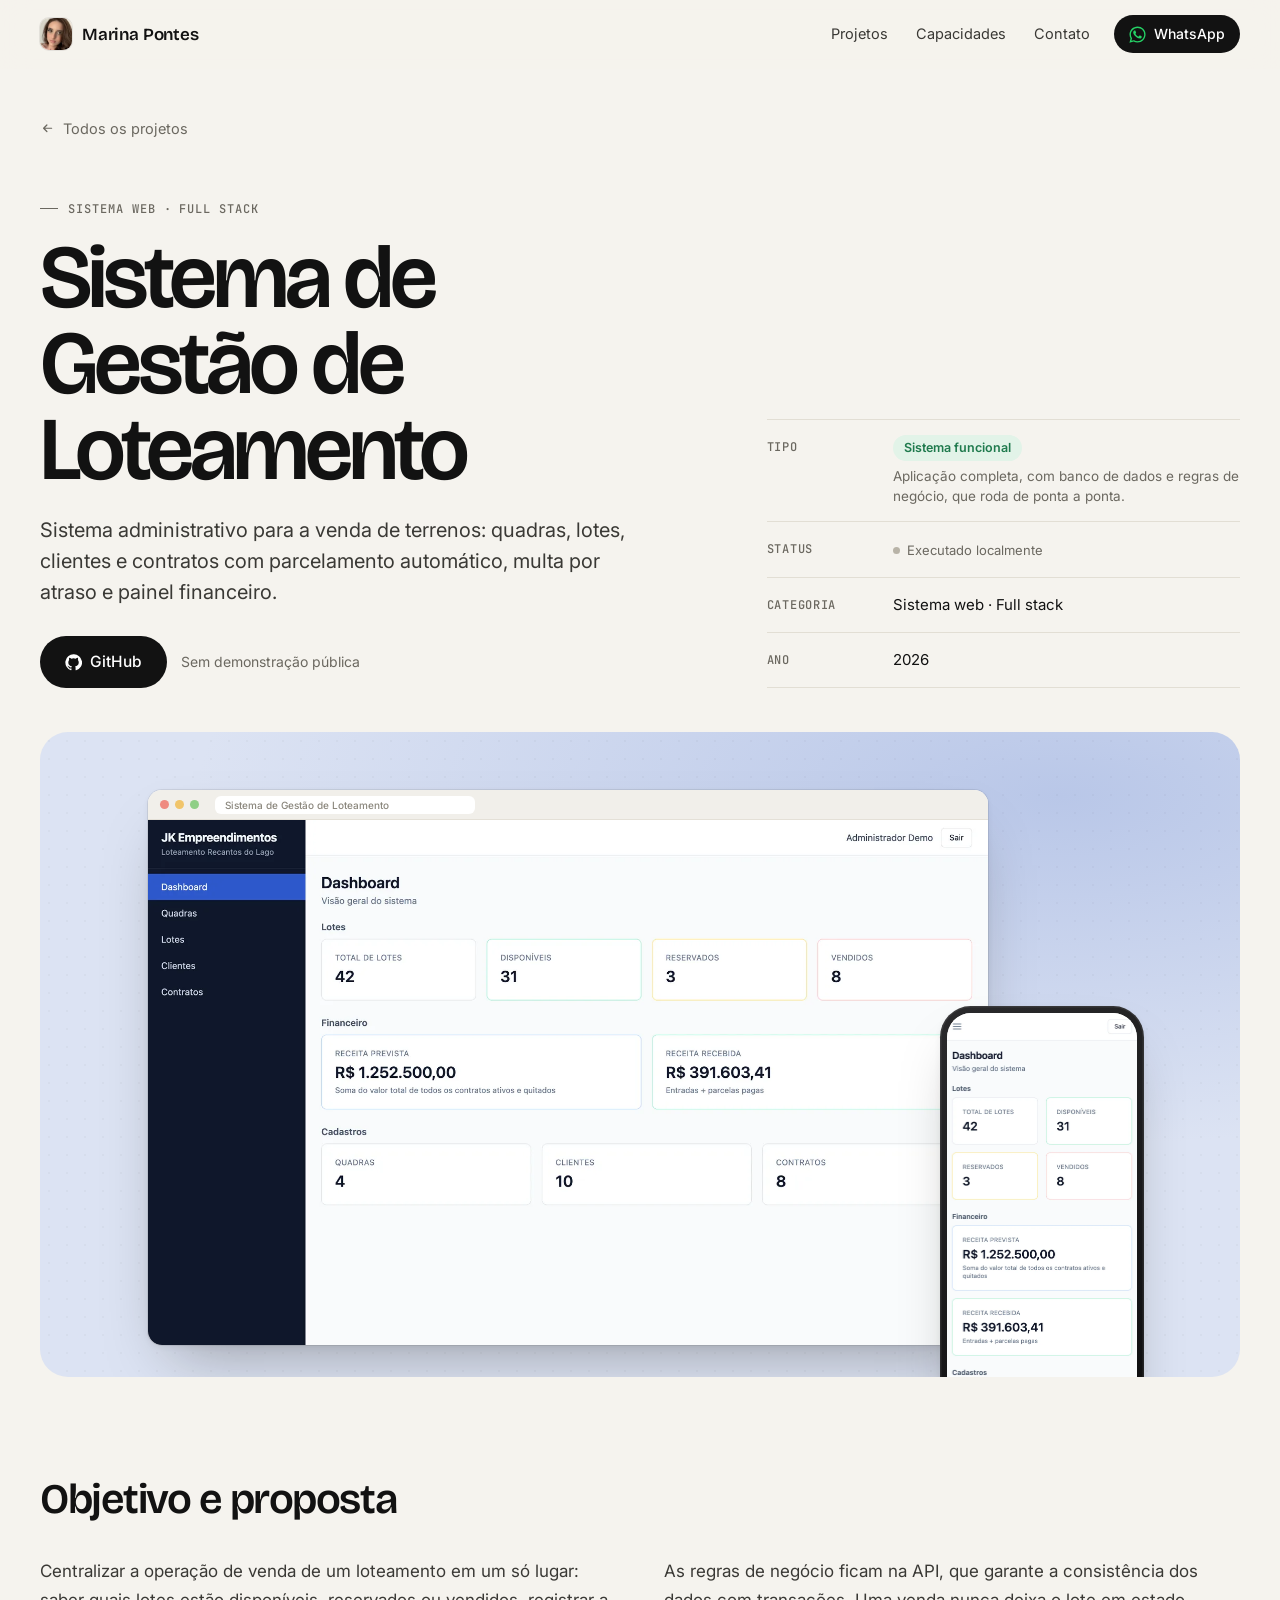
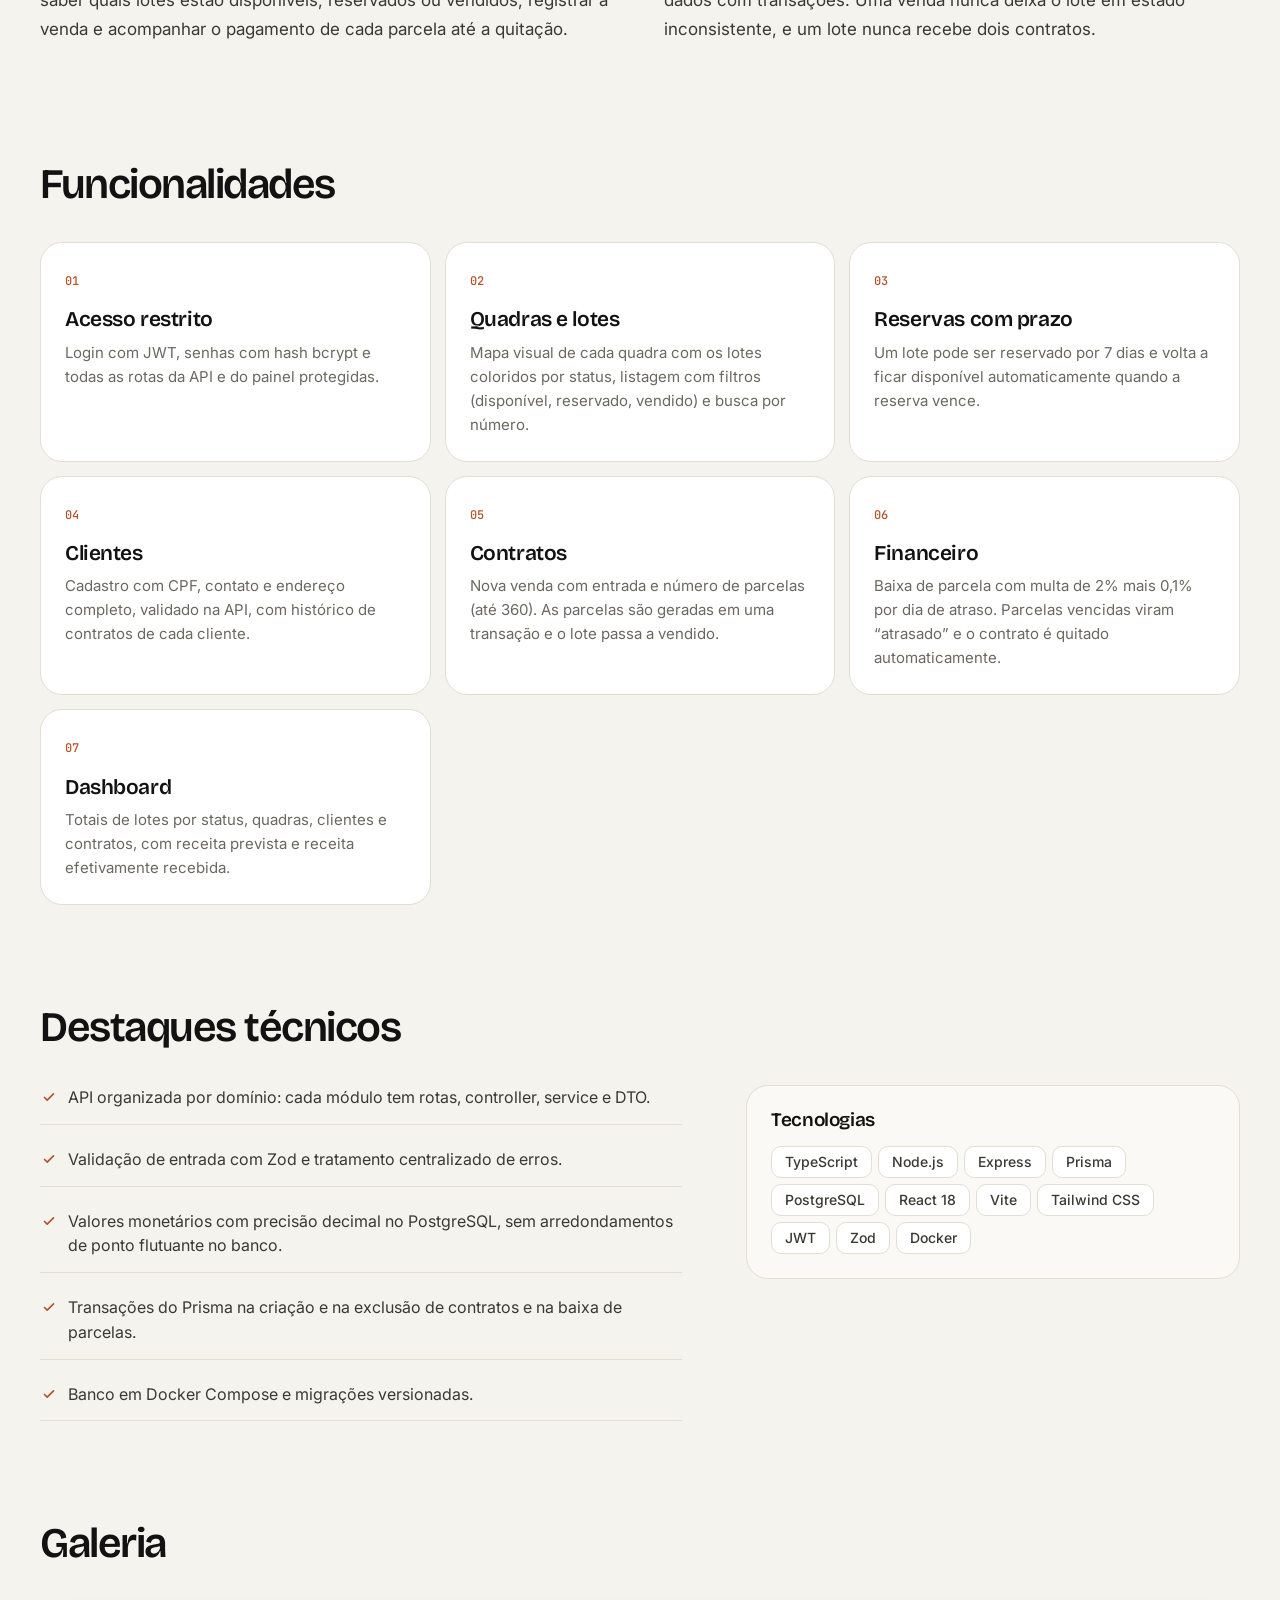
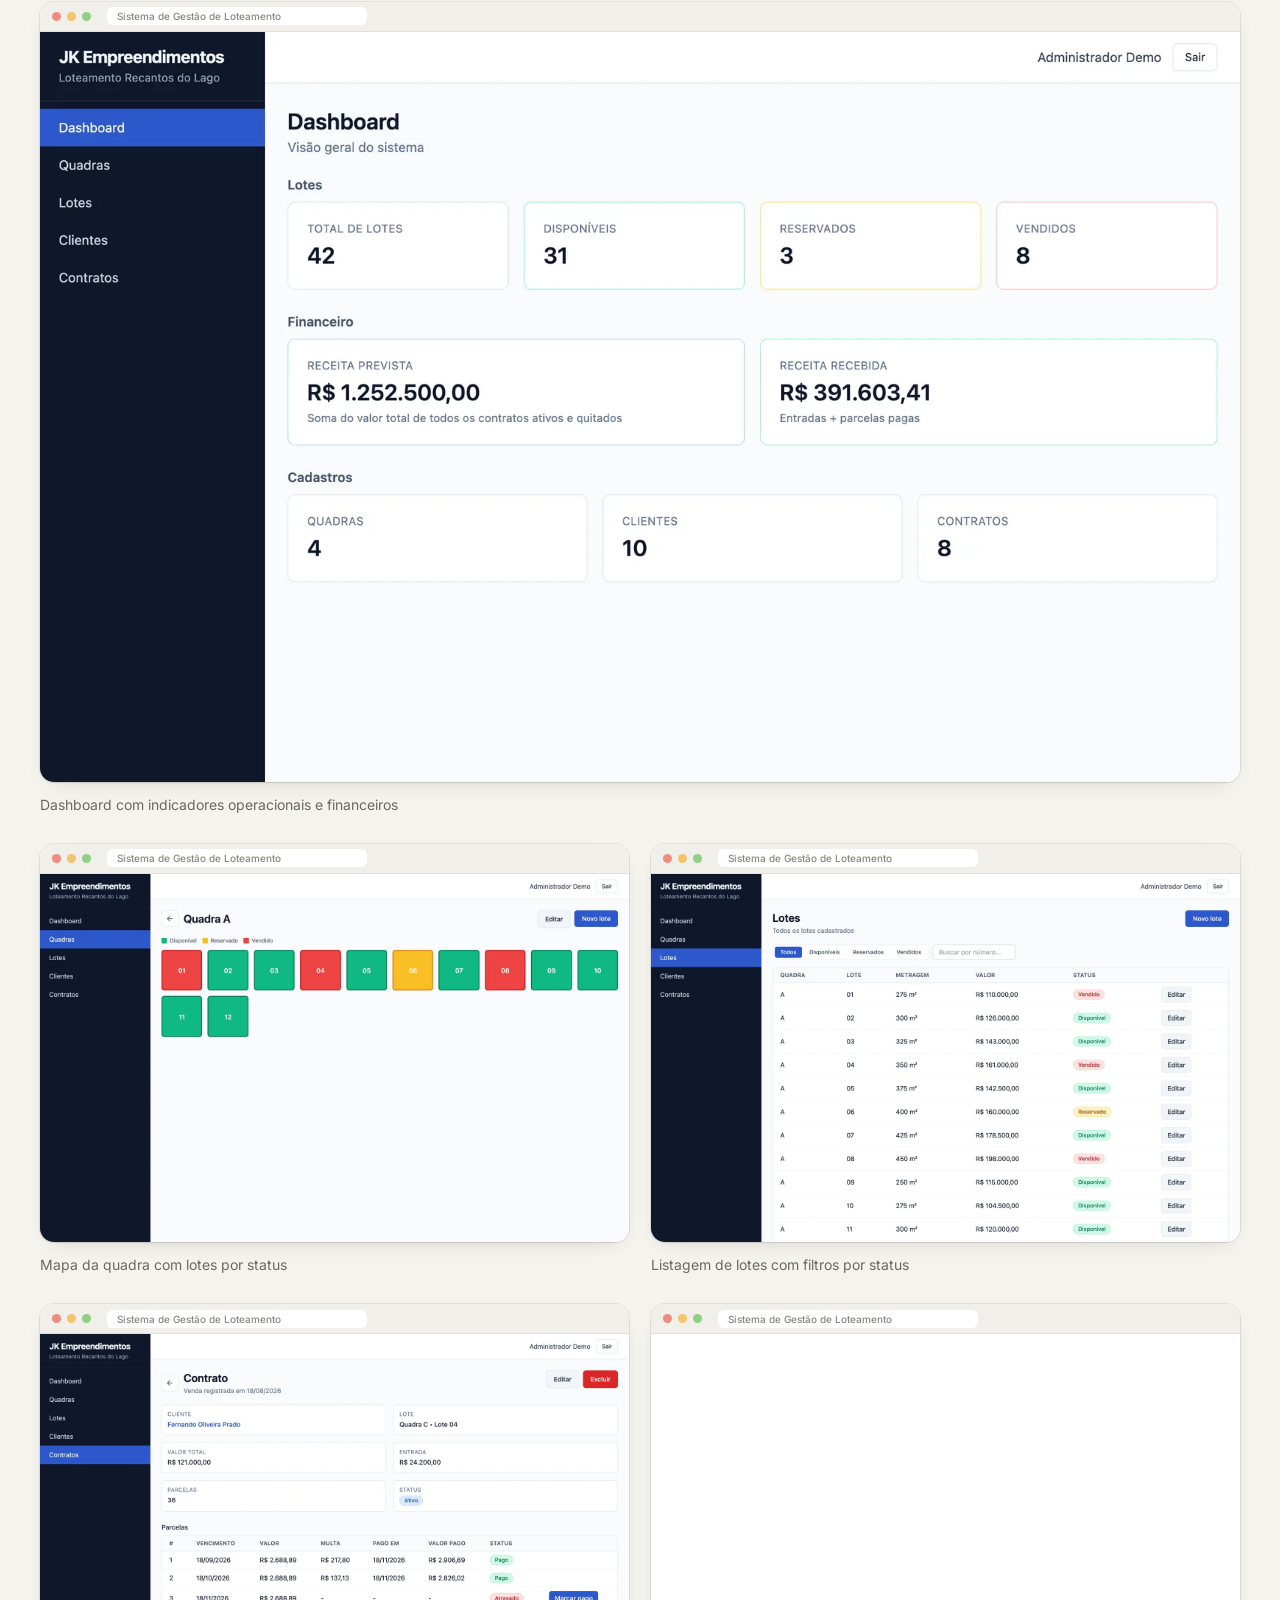
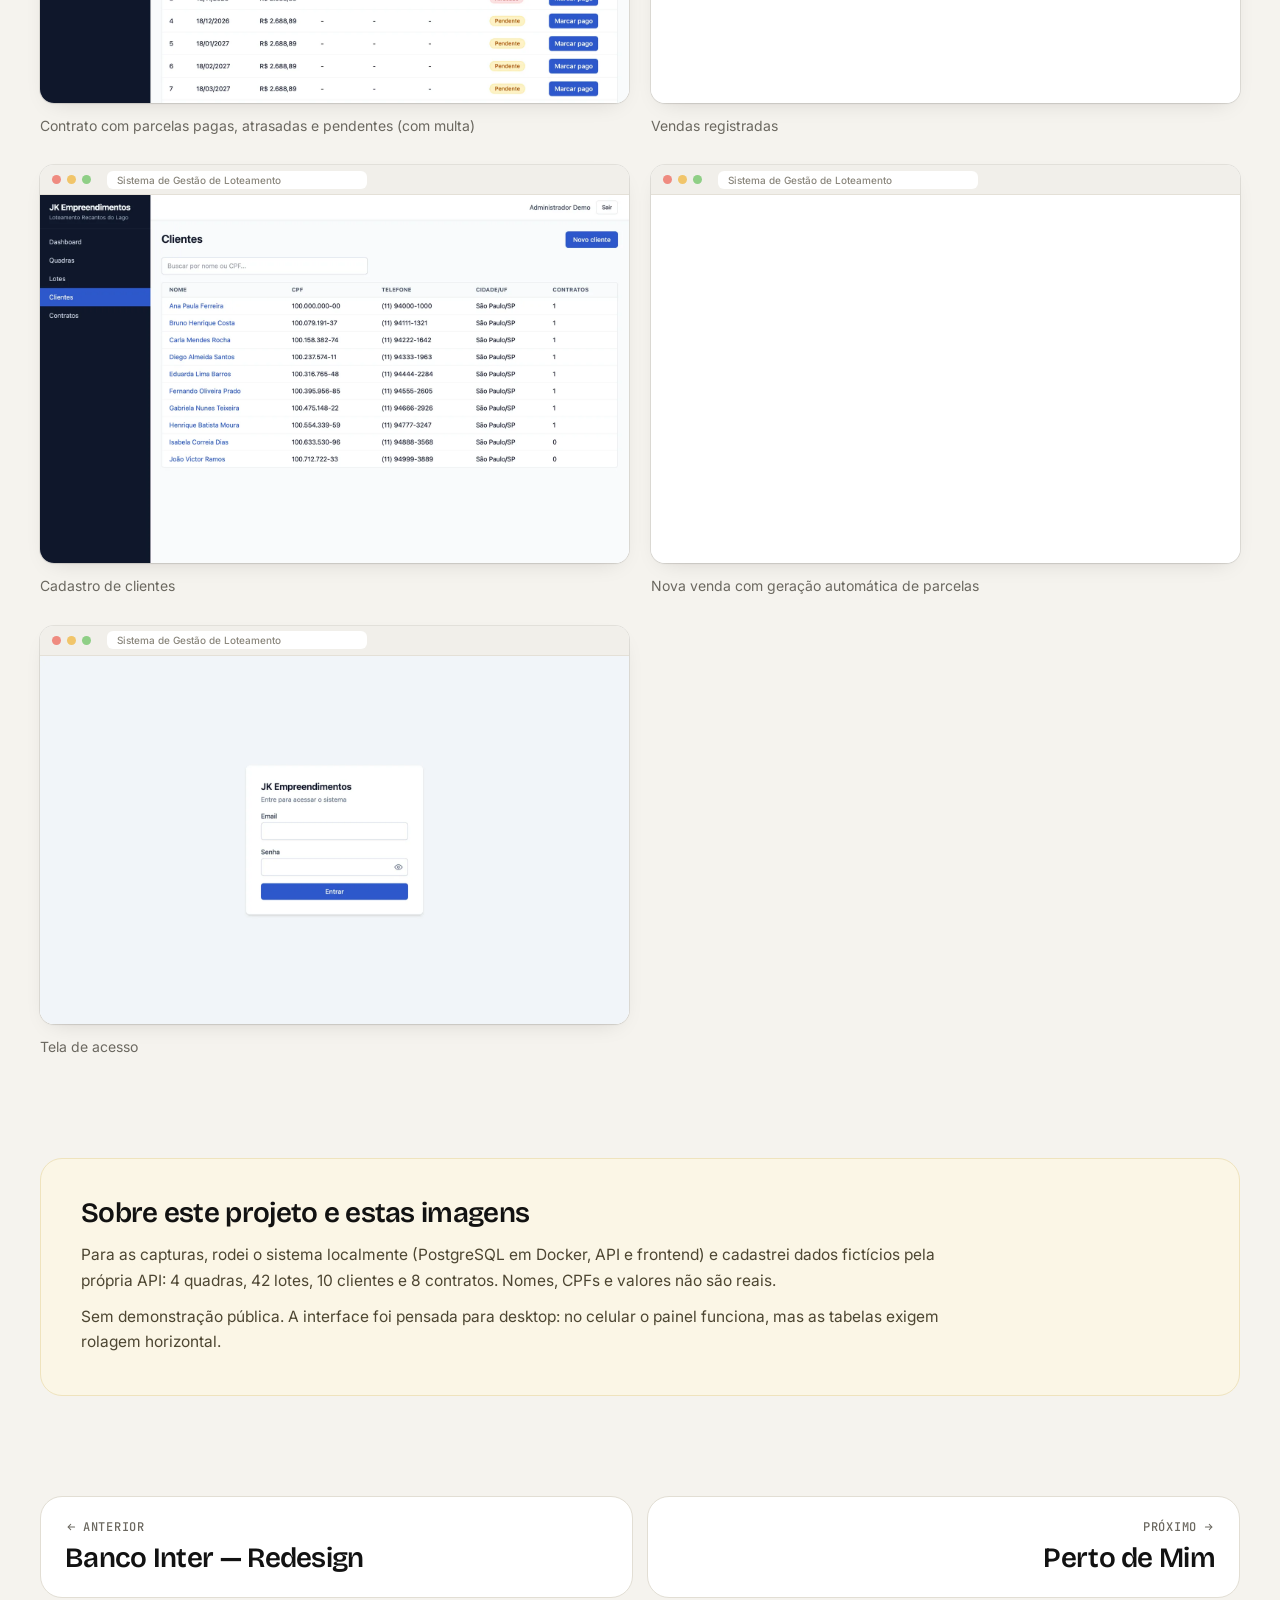
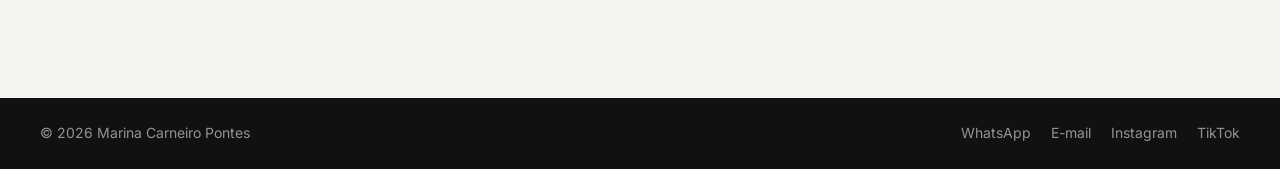
<file: projetos/gestao-loteamento.html>
<!doctype html>
<html lang="pt-BR">
<head>
<meta charset="utf-8">
<meta name="viewport" content="width=device-width, initial-scale=1">
<title>Sistema de Gestão de Loteamento · Marina Pontes</title>
<meta name="description" content="Sistema administrativo para a venda de terrenos: quadras, lotes, clientes e contratos com parcelamento automático, multa por atraso e painel financeiro.">
<meta property="og:title" content="Sistema de Gestão de Loteamento · Marina Pontes">
<meta property="og:description" content="Sistema administrativo para a venda de terrenos: quadras, lotes, clientes e contratos com parcelamento automático, multa por atraso e painel financeiro.">
<meta property="og:type" content="website">
<meta name="theme-color" content="#F5F3EE">
<link rel="icon" href="../assets/favicon-32.png?v=2" type="image/png" sizes="32x32">
<link rel="icon" href="../assets/favicon-192.png?v=2" type="image/png" sizes="192x192">
<link rel="apple-touch-icon" href="../assets/apple-touch-icon.png?v=2">
<link rel="preconnect" href="https://fonts.googleapis.com">
<link rel="preconnect" href="https://fonts.gstatic.com" crossorigin>
<link href="https://fonts.googleapis.com/css2?family=Bricolage+Grotesque:opsz,wght@12..96,500;12..96,600;12..96,700&family=Inter:wght@400;500;600&family=JetBrains+Mono:wght@500&display=swap" rel="stylesheet">
<link rel="stylesheet" href="../assets/css/style.css">
<script>document.documentElement.classList.add('js')</script>
</head>
<body class="page-detail">
<a class="skip" href="#conteudo">Pular para o conteúdo</a>
<header class="site-header">
  <div class="wrap header-inner">
    <a class="brand" href="../index.html" aria-label="Marina Pontes: início"><img class="brand-mark" src="../assets/avatar.webp?v=2" width="32" height="32" alt=""><span class="brand-name">Marina Pontes</span></a>
    <nav class="nav" aria-label="Principal">
      <a href="../index.html#projetos">Projetos</a>
      <a href="../index.html#capacidades">Capacidades</a>
      <a href="../index.html#contato">Contato</a>
    </nav>
    <a class="btn btn--small btn--whatsapp" href="https://wa.me/5585986680707?text=Ol%C3%A1%2C%20Marina!%20Vi%20seu%20portf%C3%B3lio%20e%20gostaria%20de%20conversar%20sobre%20um%20projeto." target="_blank" rel="noopener"><svg viewBox="0 0 24 24" aria-hidden="true"><path fill="currentColor" d="M17.47 14.38c-.3-.15-1.76-.87-2.03-.97-.27-.1-.47-.15-.67.15-.2.3-.77.97-.94 1.17-.17.2-.35.22-.65.07-.3-.15-1.26-.46-2.4-1.48-.89-.79-1.49-1.77-1.66-2.07-.17-.3-.02-.46.13-.61.13-.13.3-.35.45-.52.15-.17.2-.3.3-.5.1-.2.05-.37-.02-.52-.08-.15-.67-1.62-.92-2.22-.24-.58-.49-.5-.67-.51h-.57c-.2 0-.52.07-.8.37-.27.3-1.04 1.02-1.04 2.48s1.07 2.88 1.21 3.08c.15.2 2.1 3.2 5.08 4.49.71.31 1.26.49 1.69.63.71.23 1.36.2 1.87.12.57-.09 1.76-.72 2.01-1.41.25-.69.25-1.29.17-1.41-.07-.13-.27-.2-.57-.35M12.05 21.5h-.01a9.4 9.4 0 0 1-4.79-1.31l-.34-.2-3.56.93.95-3.47-.22-.36a9.4 9.4 0 0 1-1.44-5.01c0-5.19 4.23-9.42 9.43-9.42 2.52 0 4.88.98 6.66 2.76a9.36 9.36 0 0 1 2.76 6.67c0 5.2-4.23 9.42-9.43 9.42M20.07 3.98A11.27 11.27 0 0 0 12.05.66C5.8.66.71 5.75.71 12c0 2 .52 3.95 1.52 5.67L.62 23.5l5.96-1.56a11.3 11.3 0 0 0 5.42 1.38h.01c6.25 0 11.34-5.09 11.34-11.34 0-3.03-1.18-5.88-3.32-8.02"/></svg><span>WhatsApp</span></a>
  </div>
</header>
<main id="conteudo">

<section class="d-hero wrap">
  <a class="crumb" href="../index.html#projetos"><svg viewBox="0 0 20 20" aria-hidden="true"><path d="M16 10H5m4.5-4.5L5 10l4.5 4.5" fill="none" stroke="currentColor" stroke-width="1.7" stroke-linecap="round" stroke-linejoin="round"/></svg><span>Todos os projetos</span></a>
  <div class="d-hero-grid">
    <div>
      <p class="eyebrow">Sistema web · Full stack</p>
      <h1 class="d-title">Sistema de Gestão de Loteamento</h1>
      <p class="d-lead">Sistema administrativo para a venda de terrenos: quadras, lotes, clientes e contratos com parcelamento automático, multa por atraso e painel financeiro.</p>
      <div class="actions">
        <a class="btn btn--primary btn--lg" href="https://github.com/marinacpontes/sistemaimobiliaria" target="_blank" rel="noopener"><svg viewBox="0 0 24 24" aria-hidden="true"><path fill="currentColor" d="M12 .5a11.5 11.5 0 0 0-3.64 22.41c.58.1.79-.25.79-.56v-2c-3.2.7-3.88-1.37-3.88-1.37-.52-1.33-1.28-1.69-1.28-1.69-1.05-.71.08-.7.08-.7 1.16.08 1.77 1.19 1.77 1.19 1.03 1.77 2.7 1.26 3.36.96.1-.75.4-1.26.73-1.55-2.55-.29-5.24-1.28-5.24-5.68 0-1.26.45-2.28 1.19-3.09-.12-.29-.52-1.46.11-3.05 0 0 .97-.31 3.17 1.18a11 11 0 0 1 5.77 0c2.2-1.49 3.17-1.18 3.17-1.18.63 1.59.23 2.76.11 3.05.74.81 1.19 1.83 1.19 3.09 0 4.41-2.69 5.38-5.25 5.67.41.36.78 1.06.78 2.14v3.17c0 .31.21.67.8.56A11.5 11.5 0 0 0 12 .5Z"/></svg><span>GitHub</span></a>
        <span class="no-demo">Sem demonstração pública</span>
      </div>
    </div>
    <dl class="d-meta">
      <div><dt>Tipo</dt><dd><span class="badge badge--green" title="Aplicação completa, com banco de dados e regras de negócio, que roda de ponta a ponta.">Sistema funcional</span><small>Aplicação completa, com banco de dados e regras de negócio, que roda de ponta a ponta.</small></dd></div>
      <div><dt>Status</dt><dd><span class="status "><i aria-hidden="true"></i>Executado localmente</span></dd></div>
      <div><dt>Categoria</dt><dd>Sistema web · Full stack</dd></div>
      <div><dt>Ano</dt><dd>2026</dd></div>
    </dl>
  </div>
</section>

<section class="d-cover wrap"><div class="cover cover--browser" style="--tint:#DCE3F3;--tint-deep:#B9C7E8">
    <div class="cover-browser">
  <div class="mock-browser">
    <div class="mock-bar" aria-hidden="true"><i></i><i></i><i></i><span>Sistema de Gestão de Loteamento</span></div>
    <div class="mock-screen"><img src="../assets/img/imobiliaria/dashboard.webp" width="1600" height="1000" alt="Sistema de Gestão de Loteamento: interface no desktop" fetchpriority="high" decoding="async"></div>
  </div></div>
    <div class="cover-phone-solo">
  <div class="mock-phone"><div class="mock-phone-screen"><img src="../assets/img/imobiliaria/m-dashboard.webp" width="780" height="1688" alt="Sistema de Gestão de Loteamento: interface no celular" fetchpriority="high" decoding="async"></div></div></div>
  </div></section>

<section class="d-section wrap">
  <h2 class="d-h2">Objetivo e proposta</h2>
  <div class="d-prose"><p>Centralizar a operação de venda de um loteamento em um só lugar: saber quais lotes estão disponíveis, reservados ou vendidos, registrar a venda e acompanhar o pagamento de cada parcela até a quitação.</p><p>As regras de negócio ficam na API, que garante a consistência dos dados com transações. Uma venda nunca deixa o lote em estado inconsistente, e um lote nunca recebe dois contratos.</p></div>
</section>

<section class="d-section wrap">
  <h2 class="d-h2">Funcionalidades</h2>
  <ol class="features">
    <li class="feature reveal"><span class="feature-n">01</span><h3>Acesso restrito</h3><p>Login com JWT, senhas com hash bcrypt e todas as rotas da API e do painel protegidas.</p></li><li class="feature reveal"><span class="feature-n">02</span><h3>Quadras e lotes</h3><p>Mapa visual de cada quadra com os lotes coloridos por status, listagem com filtros (disponível, reservado, vendido) e busca por número.</p></li><li class="feature reveal"><span class="feature-n">03</span><h3>Reservas com prazo</h3><p>Um lote pode ser reservado por 7 dias e volta a ficar disponível automaticamente quando a reserva vence.</p></li><li class="feature reveal"><span class="feature-n">04</span><h3>Clientes</h3><p>Cadastro com CPF, contato e endereço completo, validado na API, com histórico de contratos de cada cliente.</p></li><li class="feature reveal"><span class="feature-n">05</span><h3>Contratos</h3><p>Nova venda com entrada e número de parcelas (até 360). As parcelas são geradas em uma transação e o lote passa a vendido.</p></li><li class="feature reveal"><span class="feature-n">06</span><h3>Financeiro</h3><p>Baixa de parcela com multa de 2% mais 0,1% por dia de atraso. Parcelas vencidas viram “atrasado” e o contrato é quitado automaticamente.</p></li><li class="feature reveal"><span class="feature-n">07</span><h3>Dashboard</h3><p>Totais de lotes por status, quadras, clientes e contratos, com receita prevista e receita efetivamente recebida.</p></li>
  </ol>
</section>



<section class="d-section wrap">
  <h2 class="d-h2">Destaques técnicos</h2>
  <div class="d-split">
    <ul class="checks checks--lg"><li><svg viewBox="0 0 20 20" aria-hidden="true"><path d="m5 10.5 3 3 7-7" fill="none" stroke="currentColor" stroke-width="1.8" stroke-linecap="round" stroke-linejoin="round"/></svg><span>API organizada por domínio: cada módulo tem rotas, controller, service e DTO.</span></li><li><svg viewBox="0 0 20 20" aria-hidden="true"><path d="m5 10.5 3 3 7-7" fill="none" stroke="currentColor" stroke-width="1.8" stroke-linecap="round" stroke-linejoin="round"/></svg><span>Validação de entrada com Zod e tratamento centralizado de erros.</span></li><li><svg viewBox="0 0 20 20" aria-hidden="true"><path d="m5 10.5 3 3 7-7" fill="none" stroke="currentColor" stroke-width="1.8" stroke-linecap="round" stroke-linejoin="round"/></svg><span>Valores monetários com precisão decimal no PostgreSQL, sem arredondamentos de ponto flutuante no banco.</span></li><li><svg viewBox="0 0 20 20" aria-hidden="true"><path d="m5 10.5 3 3 7-7" fill="none" stroke="currentColor" stroke-width="1.8" stroke-linecap="round" stroke-linejoin="round"/></svg><span>Transações do Prisma na criação e na exclusão de contratos e na baixa de parcelas.</span></li><li><svg viewBox="0 0 20 20" aria-hidden="true"><path d="m5 10.5 3 3 7-7" fill="none" stroke="currentColor" stroke-width="1.8" stroke-linecap="round" stroke-linejoin="round"/></svg><span>Banco em Docker Compose e migrações versionadas.</span></li></ul>
    <div class="tech-box">
      <h3>Tecnologias</h3>
      <ul class="chips chips--lg"><li>TypeScript</li><li>Node.js</li><li>Express</li><li>Prisma</li><li>PostgreSQL</li><li>React 18</li><li>Vite</li><li>Tailwind CSS</li><li>JWT</li><li>Zod</li><li>Docker</li></ul>
    </div>
  </div>
</section>

<section class="d-section d-gallery wrap" id="galeria">
  <h2 class="d-h2">Galeria</h2>
  
  <div class="gallery-desktop">
    <figure class="shot reveal">
      <a href="../assets/img/imobiliaria/dashboard.webp" data-lightbox="g" data-caption="Dashboard com indicadores operacionais e financeiros" aria-label="Ampliar: Dashboard com indicadores operacionais e financeiros">
  <div class="mock-browser">
    <div class="mock-bar" aria-hidden="true"><i></i><i></i><i></i><span>Sistema de Gestão de Loteamento</span></div>
    <div class="mock-screen"><img src="../assets/img/imobiliaria/dashboard.webp" width="1600" height="1000" alt="Dashboard com indicadores operacionais e financeiros" loading="lazy" decoding="async"></div>
  </div><span class="zoom"><svg viewBox="0 0 20 20" aria-hidden="true"><path d="M8.5 3.5a5 5 0 1 0 0 10 5 5 0 0 0 0-10Zm3.6 8.6L16.5 16.5M8.5 6.5v4m-2-2h4" fill="none" stroke="currentColor" stroke-width="1.6" stroke-linecap="round"/></svg></span></a>
      <figcaption>Dashboard com indicadores operacionais e financeiros</figcaption></figure><figure class="shot reveal">
      <a href="../assets/img/imobiliaria/quadra.webp" data-lightbox="g" data-caption="Mapa da quadra com lotes por status" aria-label="Ampliar: Mapa da quadra com lotes por status">
  <div class="mock-browser">
    <div class="mock-bar" aria-hidden="true"><i></i><i></i><i></i><span>Sistema de Gestão de Loteamento</span></div>
    <div class="mock-screen"><img src="../assets/img/imobiliaria/quadra.webp" width="1600" height="1000" alt="Mapa da quadra com lotes por status" loading="lazy" decoding="async"></div>
  </div><span class="zoom"><svg viewBox="0 0 20 20" aria-hidden="true"><path d="M8.5 3.5a5 5 0 1 0 0 10 5 5 0 0 0 0-10Zm3.6 8.6L16.5 16.5M8.5 6.5v4m-2-2h4" fill="none" stroke="currentColor" stroke-width="1.6" stroke-linecap="round"/></svg></span></a>
      <figcaption>Mapa da quadra com lotes por status</figcaption></figure><figure class="shot reveal">
      <a href="../assets/img/imobiliaria/lotes.webp" data-lightbox="g" data-caption="Listagem de lotes com filtros por status" aria-label="Ampliar: Listagem de lotes com filtros por status">
  <div class="mock-browser">
    <div class="mock-bar" aria-hidden="true"><i></i><i></i><i></i><span>Sistema de Gestão de Loteamento</span></div>
    <div class="mock-screen"><img src="../assets/img/imobiliaria/lotes.webp" width="1600" height="1000" alt="Listagem de lotes com filtros por status" loading="lazy" decoding="async"></div>
  </div><span class="zoom"><svg viewBox="0 0 20 20" aria-hidden="true"><path d="M8.5 3.5a5 5 0 1 0 0 10 5 5 0 0 0 0-10Zm3.6 8.6L16.5 16.5M8.5 6.5v4m-2-2h4" fill="none" stroke="currentColor" stroke-width="1.6" stroke-linecap="round"/></svg></span></a>
      <figcaption>Listagem de lotes com filtros por status</figcaption></figure><figure class="shot reveal">
      <a href="../assets/img/imobiliaria/contrato.webp" data-lightbox="g" data-caption="Contrato com parcelas pagas, atrasadas e pendentes (com multa)" aria-label="Ampliar: Contrato com parcelas pagas, atrasadas e pendentes (com multa)">
  <div class="mock-browser">
    <div class="mock-bar" aria-hidden="true"><i></i><i></i><i></i><span>Sistema de Gestão de Loteamento</span></div>
    <div class="mock-screen"><img src="../assets/img/imobiliaria/contrato.webp" width="1600" height="1000" alt="Contrato com parcelas pagas, atrasadas e pendentes (com multa)" loading="lazy" decoding="async"></div>
  </div><span class="zoom"><svg viewBox="0 0 20 20" aria-hidden="true"><path d="M8.5 3.5a5 5 0 1 0 0 10 5 5 0 0 0 0-10Zm3.6 8.6L16.5 16.5M8.5 6.5v4m-2-2h4" fill="none" stroke="currentColor" stroke-width="1.6" stroke-linecap="round"/></svg></span></a>
      <figcaption>Contrato com parcelas pagas, atrasadas e pendentes (com multa)</figcaption></figure><figure class="shot reveal">
      <a href="../assets/img/imobiliaria/contratos.webp" data-lightbox="g" data-caption="Vendas registradas" aria-label="Ampliar: Vendas registradas">
  <div class="mock-browser">
    <div class="mock-bar" aria-hidden="true"><i></i><i></i><i></i><span>Sistema de Gestão de Loteamento</span></div>
    <div class="mock-screen"><img src="../assets/img/imobiliaria/contratos.webp" width="1600" height="1000" alt="Vendas registradas" loading="lazy" decoding="async"></div>
  </div><span class="zoom"><svg viewBox="0 0 20 20" aria-hidden="true"><path d="M8.5 3.5a5 5 0 1 0 0 10 5 5 0 0 0 0-10Zm3.6 8.6L16.5 16.5M8.5 6.5v4m-2-2h4" fill="none" stroke="currentColor" stroke-width="1.6" stroke-linecap="round"/></svg></span></a>
      <figcaption>Vendas registradas</figcaption></figure><figure class="shot reveal">
      <a href="../assets/img/imobiliaria/clientes.webp" data-lightbox="g" data-caption="Cadastro de clientes" aria-label="Ampliar: Cadastro de clientes">
  <div class="mock-browser">
    <div class="mock-bar" aria-hidden="true"><i></i><i></i><i></i><span>Sistema de Gestão de Loteamento</span></div>
    <div class="mock-screen"><img src="../assets/img/imobiliaria/clientes.webp" width="1600" height="1000" alt="Cadastro de clientes" loading="lazy" decoding="async"></div>
  </div><span class="zoom"><svg viewBox="0 0 20 20" aria-hidden="true"><path d="M8.5 3.5a5 5 0 1 0 0 10 5 5 0 0 0 0-10Zm3.6 8.6L16.5 16.5M8.5 6.5v4m-2-2h4" fill="none" stroke="currentColor" stroke-width="1.6" stroke-linecap="round"/></svg></span></a>
      <figcaption>Cadastro de clientes</figcaption></figure><figure class="shot reveal">
      <a href="../assets/img/imobiliaria/nova-venda.webp" data-lightbox="g" data-caption="Nova venda com geração automática de parcelas" aria-label="Ampliar: Nova venda com geração automática de parcelas">
  <div class="mock-browser">
    <div class="mock-bar" aria-hidden="true"><i></i><i></i><i></i><span>Sistema de Gestão de Loteamento</span></div>
    <div class="mock-screen"><img src="../assets/img/imobiliaria/nova-venda.webp" width="1600" height="1000" alt="Nova venda com geração automática de parcelas" loading="lazy" decoding="async"></div>
  </div><span class="zoom"><svg viewBox="0 0 20 20" aria-hidden="true"><path d="M8.5 3.5a5 5 0 1 0 0 10 5 5 0 0 0 0-10Zm3.6 8.6L16.5 16.5M8.5 6.5v4m-2-2h4" fill="none" stroke="currentColor" stroke-width="1.6" stroke-linecap="round"/></svg></span></a>
      <figcaption>Nova venda com geração automática de parcelas</figcaption></figure><figure class="shot reveal">
      <a href="../assets/img/imobiliaria/login.webp" data-lightbox="g" data-caption="Tela de acesso" aria-label="Ampliar: Tela de acesso">
  <div class="mock-browser">
    <div class="mock-bar" aria-hidden="true"><i></i><i></i><i></i><span>Sistema de Gestão de Loteamento</span></div>
    <div class="mock-screen"><img src="../assets/img/imobiliaria/login.webp" width="1600" height="1000" alt="Tela de acesso" loading="lazy" decoding="async"></div>
  </div><span class="zoom"><svg viewBox="0 0 20 20" aria-hidden="true"><path d="M8.5 3.5a5 5 0 1 0 0 10 5 5 0 0 0 0-10Zm3.6 8.6L16.5 16.5M8.5 6.5v4m-2-2h4" fill="none" stroke="currentColor" stroke-width="1.6" stroke-linecap="round"/></svg></span></a>
      <figcaption>Tela de acesso</figcaption></figure>
  </div>
  
</section>

<section class="d-section wrap">
  <aside class="note reveal">
    <h2>Sobre este projeto e estas imagens</h2>
    <p>Para as capturas, rodei o sistema localmente (PostgreSQL em Docker, API e frontend) e cadastrei dados fictícios pela própria API: 4 quadras, 42 lotes, 10 clientes e 8 contratos. Nomes, CPFs e valores não são reais.</p><p>Sem demonstração pública. A interface foi pensada para desktop: no celular o painel funciona, mas as tabelas exigem rolagem horizontal.</p>
  </aside>
</section>

<nav class="pager wrap" aria-label="Outros projetos">
  <a class="pager-link" href="banco-inter.html"><span class="pager-dir"><svg viewBox="0 0 20 20" aria-hidden="true"><path d="M16 10H5m4.5-4.5L5 10l4.5 4.5" fill="none" stroke="currentColor" stroke-width="1.7" stroke-linecap="round" stroke-linejoin="round"/></svg> Anterior</span><strong>Banco Inter — Redesign</strong></a>
  <a class="pager-link pager-link--next" href="perto-de-mim.html"><span class="pager-dir">Próximo <svg viewBox="0 0 20 20" aria-hidden="true"><path d="M4 10h11m-4.5-4.5L15 10l-4.5 4.5" fill="none" stroke="currentColor" stroke-width="1.7" stroke-linecap="round" stroke-linejoin="round"/></svg></span><strong>Perto de Mim</strong></a>
</nav>
</main>
<footer class="site-footer">
  <div class="wrap footer-inner">
    <span>© 2026 Marina Carneiro Pontes</span>
    <span class="footer-links"><a href="https://wa.me/5585986680707?text=Ol%C3%A1%2C%20Marina!%20Vi%20seu%20portf%C3%B3lio%20e%20gostaria%20de%20conversar%20sobre%20um%20projeto." target="_blank" rel="noopener">WhatsApp</a><a href="mailto:marinadesenvolvedora@outlook.com">E-mail</a><a href="https://www.instagram.com/marina.devs/" target="_blank" rel="noopener">Instagram</a><a href="https://www.tiktok.com/@marina.devs" target="_blank" rel="noopener">TikTok</a></span>
  </div>
</footer>
<dialog class="lightbox" id="lightbox" aria-label="Visualizar imagem">
  <figure><img alt=""><figcaption></figcaption></figure>
  <button class="lb-btn lb-close" type="button" aria-label="Fechar">×</button>
  <button class="lb-btn lb-prev" type="button" aria-label="Imagem anterior">‹</button>
  <button class="lb-btn lb-next" type="button" aria-label="Próxima imagem">›</button>
</dialog>
<script src="../assets/js/main.js" defer></script>
</body>
</html>
</file>
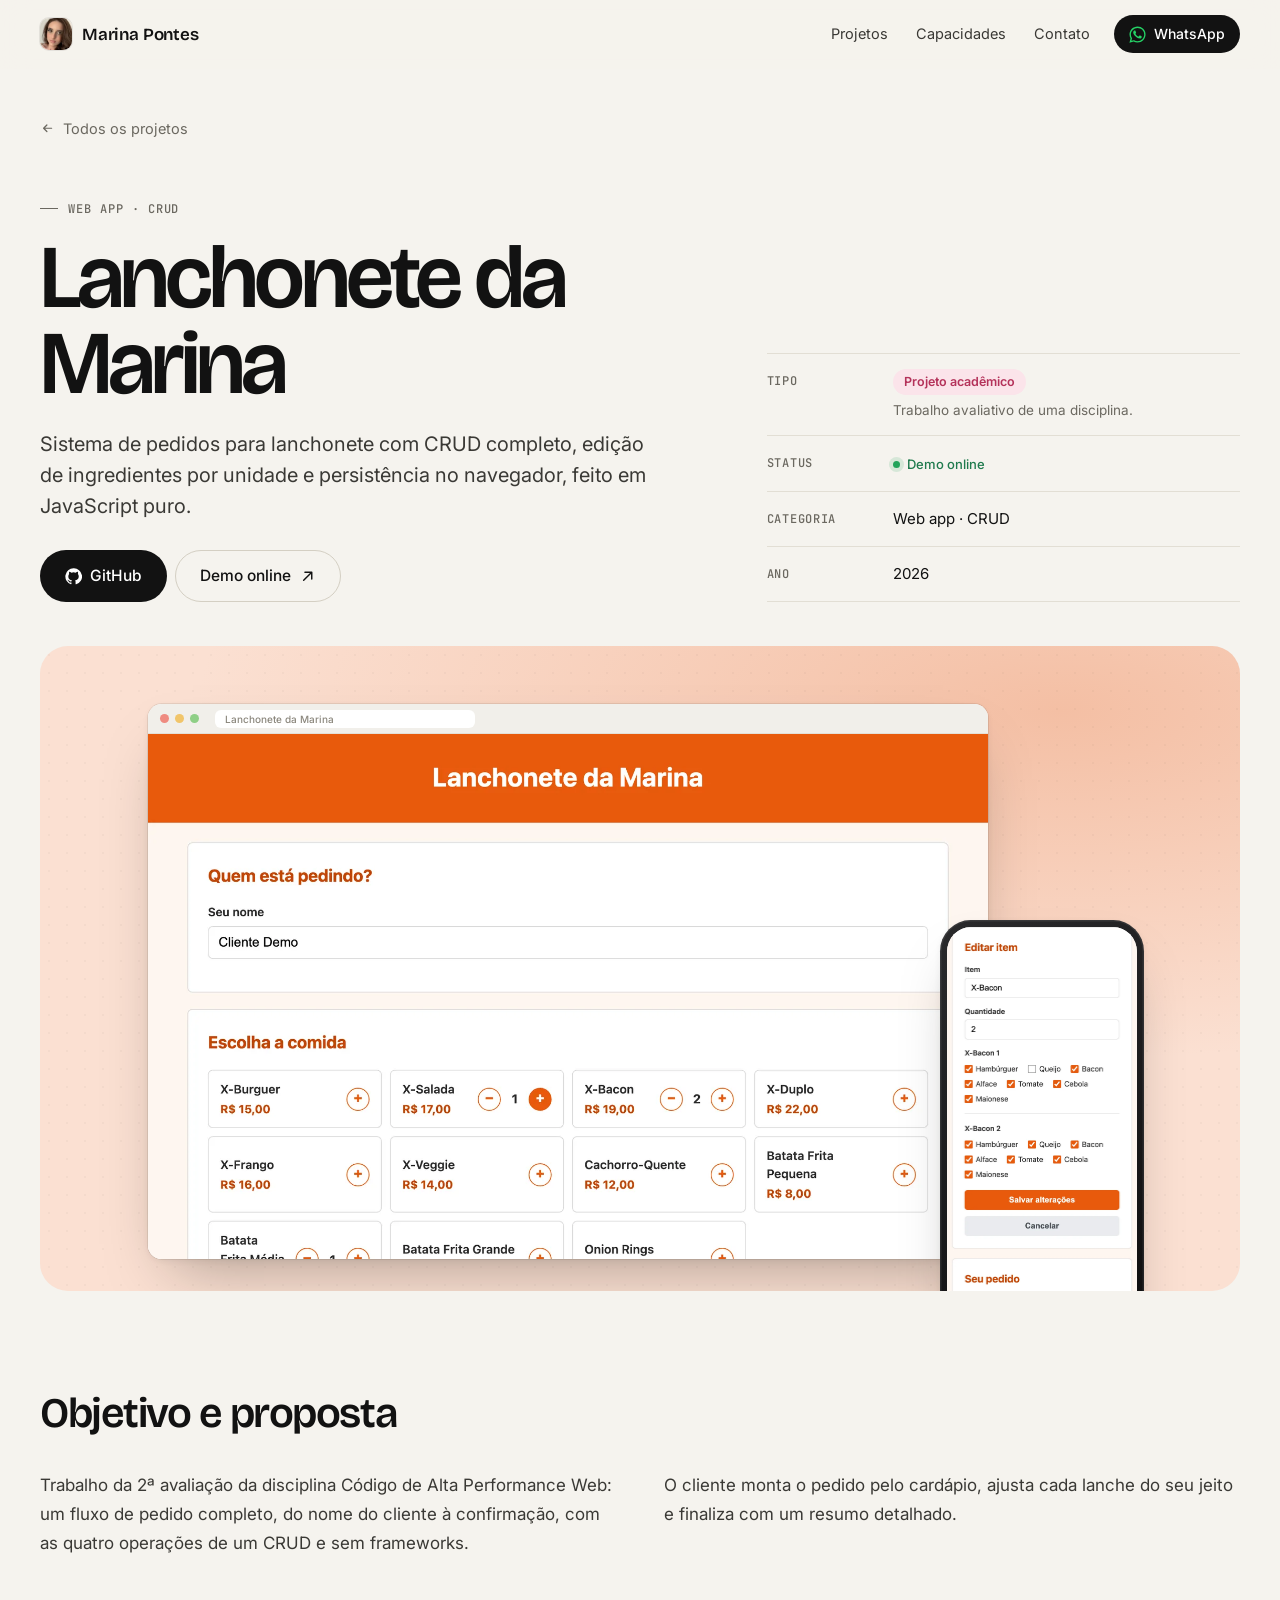
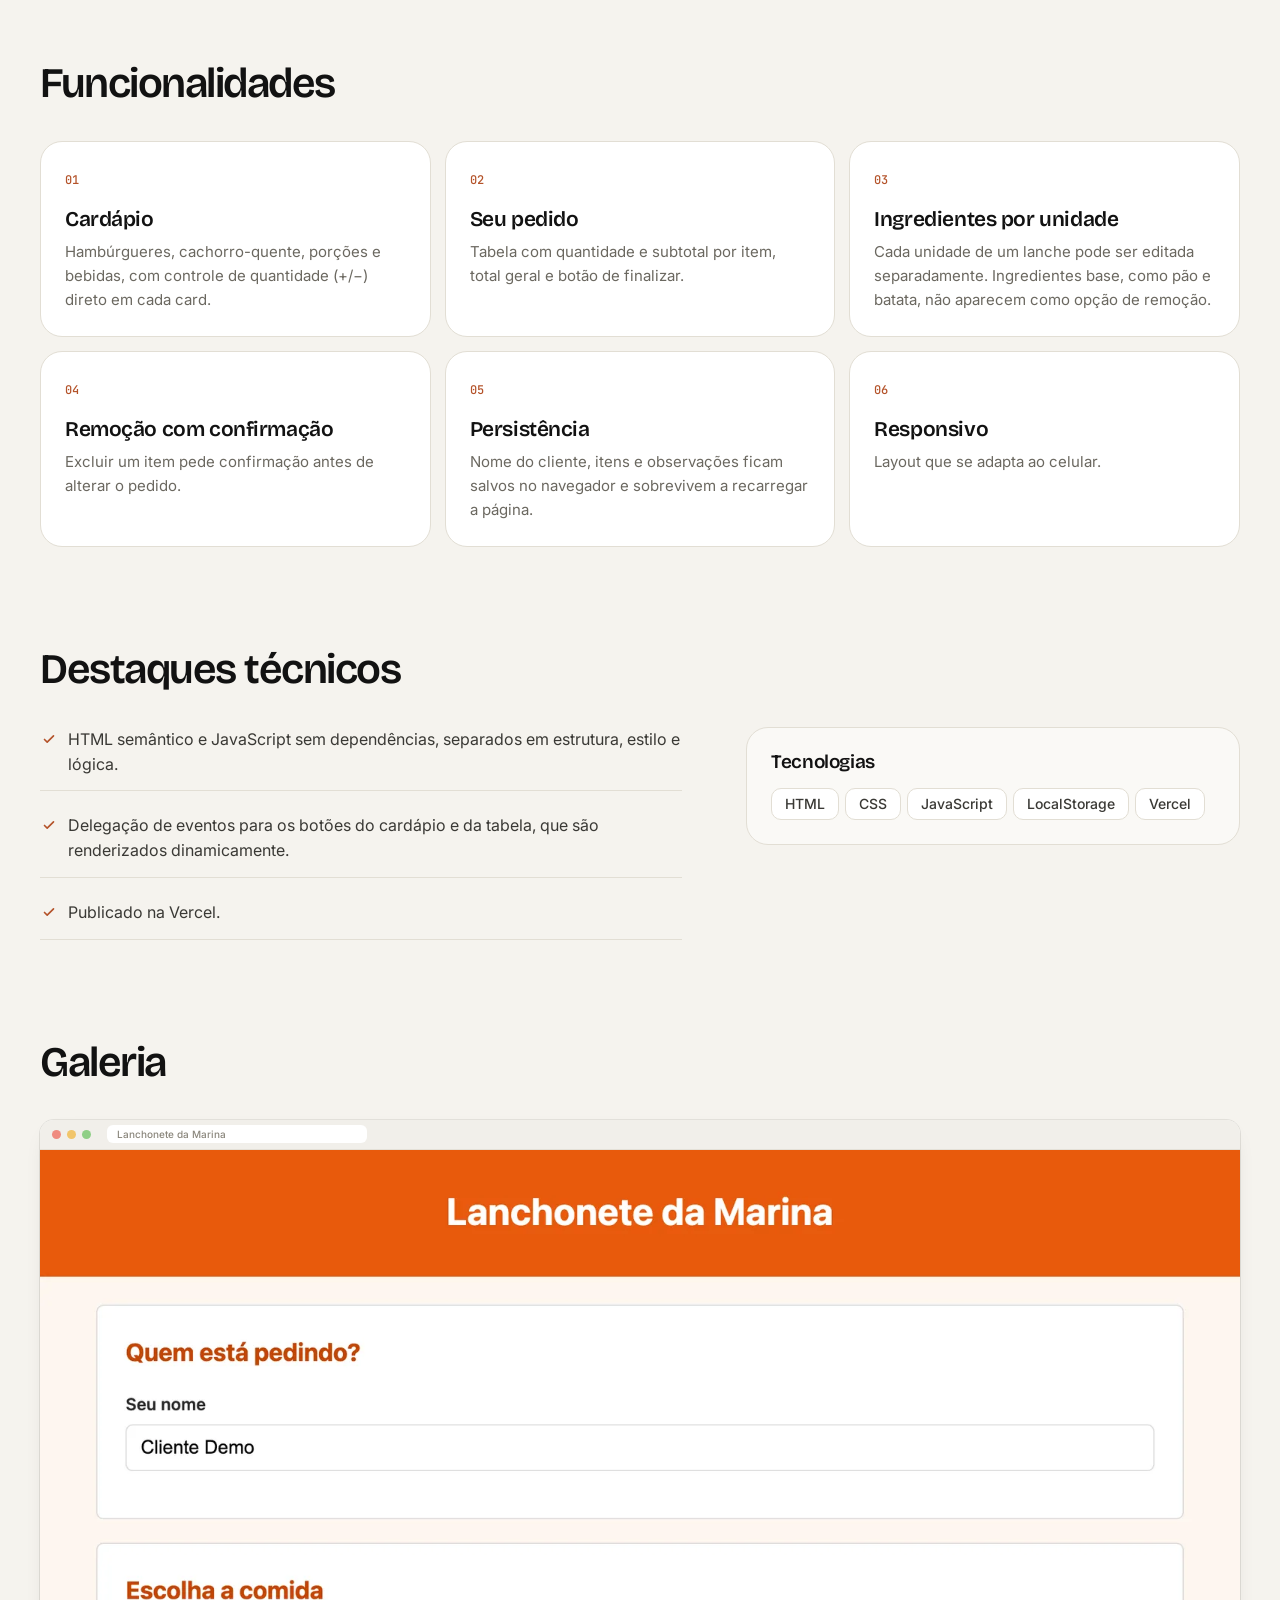
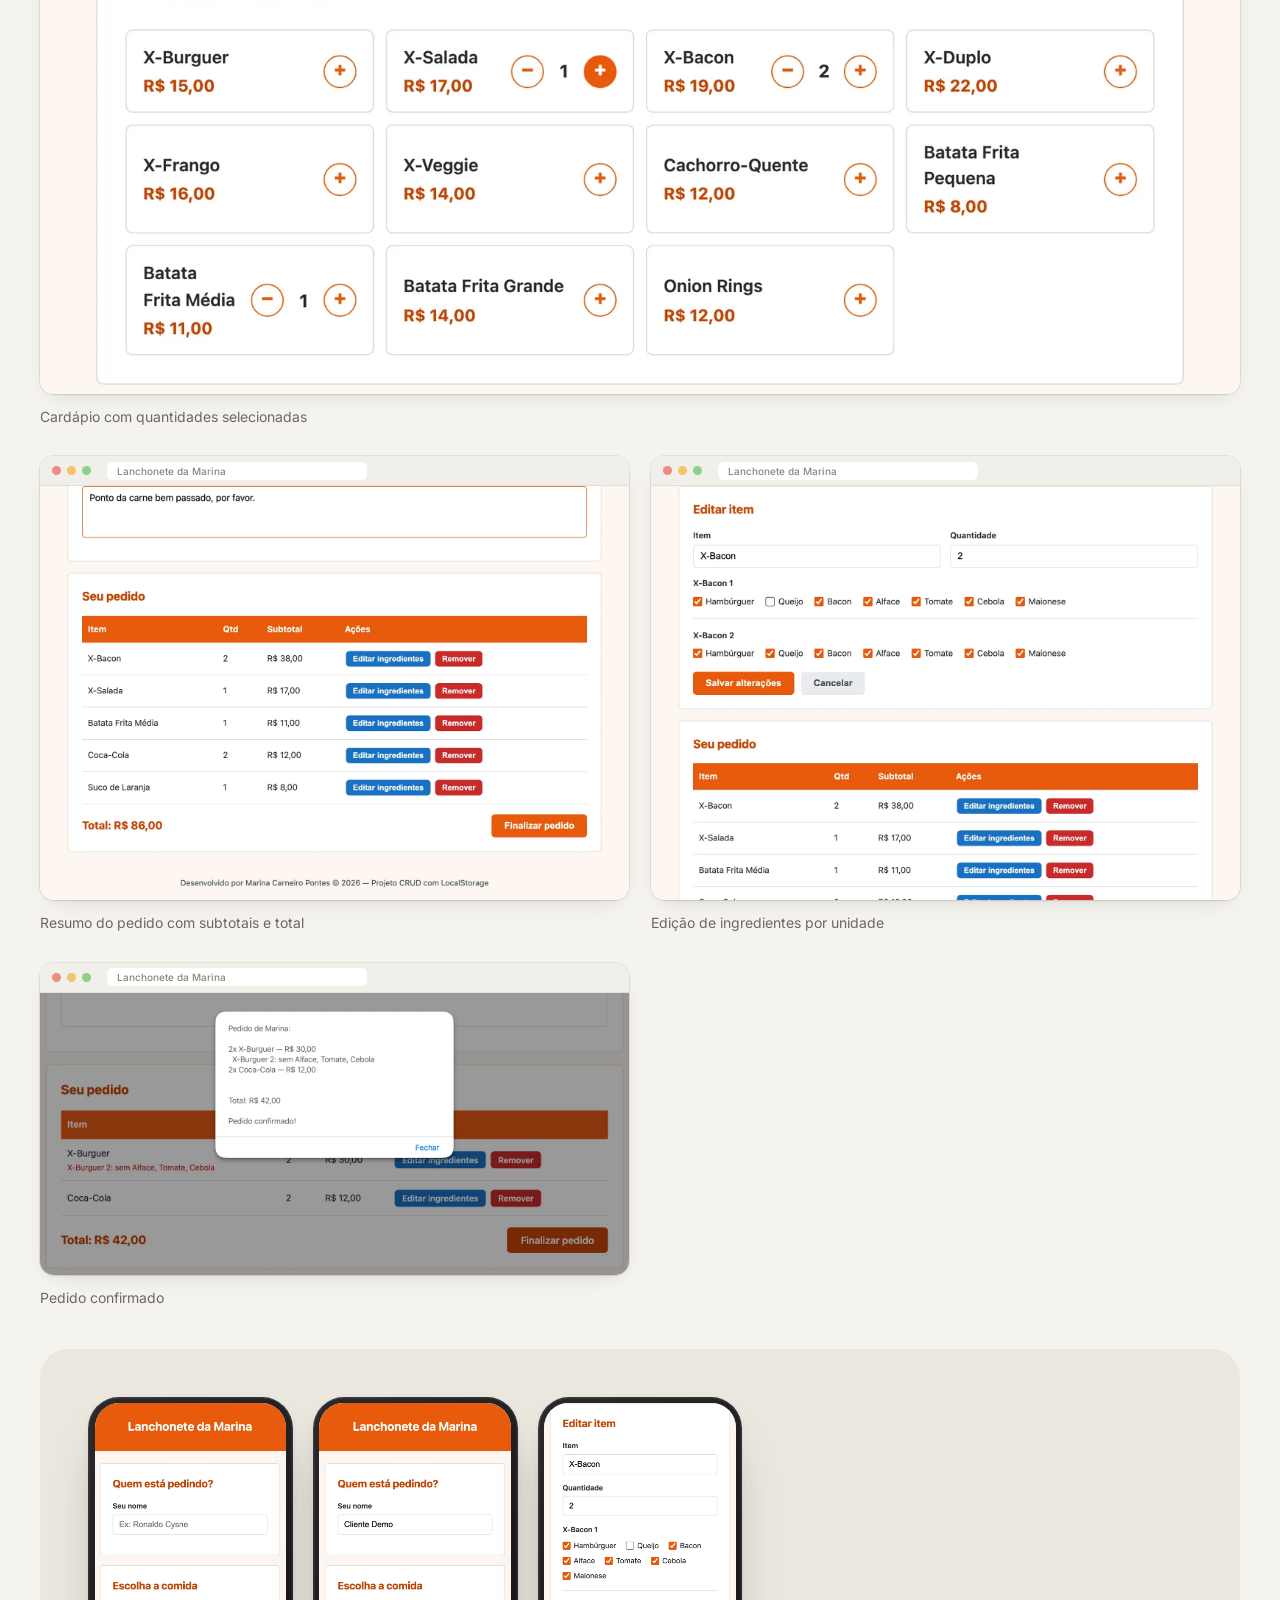
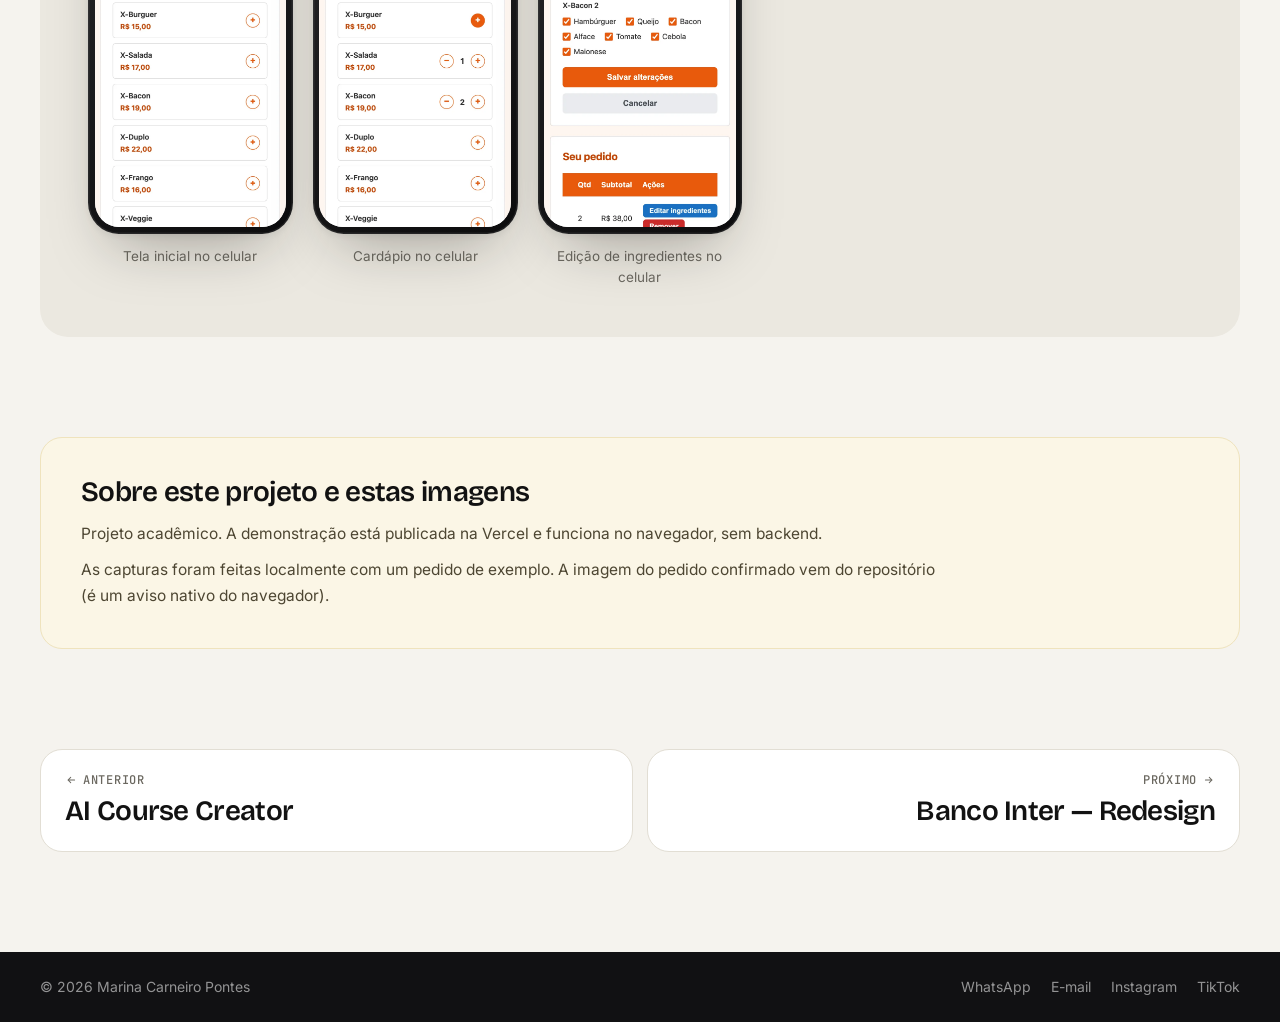
<file: projetos/lanchonete.html>
<!doctype html>
<html lang="pt-BR">
<head>
<meta charset="utf-8">
<meta name="viewport" content="width=device-width, initial-scale=1">
<title>Lanchonete da Marina · Marina Pontes</title>
<meta name="description" content="Sistema de pedidos para lanchonete com CRUD completo, edição de ingredientes por unidade e persistência no navegador, feito em JavaScript puro.">
<meta property="og:title" content="Lanchonete da Marina · Marina Pontes">
<meta property="og:description" content="Sistema de pedidos para lanchonete com CRUD completo, edição de ingredientes por unidade e persistência no navegador, feito em JavaScript puro.">
<meta property="og:type" content="website">
<meta name="theme-color" content="#F5F3EE">
<link rel="icon" href="../assets/favicon-32.png?v=2" type="image/png" sizes="32x32">
<link rel="icon" href="../assets/favicon-192.png?v=2" type="image/png" sizes="192x192">
<link rel="apple-touch-icon" href="../assets/apple-touch-icon.png?v=2">
<link rel="preconnect" href="https://fonts.googleapis.com">
<link rel="preconnect" href="https://fonts.gstatic.com" crossorigin>
<link href="https://fonts.googleapis.com/css2?family=Bricolage+Grotesque:opsz,wght@12..96,500;12..96,600;12..96,700&family=Inter:wght@400;500;600&family=JetBrains+Mono:wght@500&display=swap" rel="stylesheet">
<link rel="stylesheet" href="../assets/css/style.css">
<script>document.documentElement.classList.add('js')</script>
</head>
<body class="page-detail">
<a class="skip" href="#conteudo">Pular para o conteúdo</a>
<header class="site-header">
  <div class="wrap header-inner">
    <a class="brand" href="../index.html" aria-label="Marina Pontes: início"><img class="brand-mark" src="../assets/avatar.webp?v=2" width="32" height="32" alt=""><span class="brand-name">Marina Pontes</span></a>
    <nav class="nav" aria-label="Principal">
      <a href="../index.html#projetos">Projetos</a>
      <a href="../index.html#capacidades">Capacidades</a>
      <a href="../index.html#contato">Contato</a>
    </nav>
    <a class="btn btn--small btn--whatsapp" href="https://wa.me/5585986680707?text=Ol%C3%A1%2C%20Marina!%20Vi%20seu%20portf%C3%B3lio%20e%20gostaria%20de%20conversar%20sobre%20um%20projeto." target="_blank" rel="noopener"><svg viewBox="0 0 24 24" aria-hidden="true"><path fill="currentColor" d="M17.47 14.38c-.3-.15-1.76-.87-2.03-.97-.27-.1-.47-.15-.67.15-.2.3-.77.97-.94 1.17-.17.2-.35.22-.65.07-.3-.15-1.26-.46-2.4-1.48-.89-.79-1.49-1.77-1.66-2.07-.17-.3-.02-.46.13-.61.13-.13.3-.35.45-.52.15-.17.2-.3.3-.5.1-.2.05-.37-.02-.52-.08-.15-.67-1.62-.92-2.22-.24-.58-.49-.5-.67-.51h-.57c-.2 0-.52.07-.8.37-.27.3-1.04 1.02-1.04 2.48s1.07 2.88 1.21 3.08c.15.2 2.1 3.2 5.08 4.49.71.31 1.26.49 1.69.63.71.23 1.36.2 1.87.12.57-.09 1.76-.72 2.01-1.41.25-.69.25-1.29.17-1.41-.07-.13-.27-.2-.57-.35M12.05 21.5h-.01a9.4 9.4 0 0 1-4.79-1.31l-.34-.2-3.56.93.95-3.47-.22-.36a9.4 9.4 0 0 1-1.44-5.01c0-5.19 4.23-9.42 9.43-9.42 2.52 0 4.88.98 6.66 2.76a9.36 9.36 0 0 1 2.76 6.67c0 5.2-4.23 9.42-9.43 9.42M20.07 3.98A11.27 11.27 0 0 0 12.05.66C5.8.66.71 5.75.71 12c0 2 .52 3.95 1.52 5.67L.62 23.5l5.96-1.56a11.3 11.3 0 0 0 5.42 1.38h.01c6.25 0 11.34-5.09 11.34-11.34 0-3.03-1.18-5.88-3.32-8.02"/></svg><span>WhatsApp</span></a>
  </div>
</header>
<main id="conteudo">

<section class="d-hero wrap">
  <a class="crumb" href="../index.html#projetos"><svg viewBox="0 0 20 20" aria-hidden="true"><path d="M16 10H5m4.5-4.5L5 10l4.5 4.5" fill="none" stroke="currentColor" stroke-width="1.7" stroke-linecap="round" stroke-linejoin="round"/></svg><span>Todos os projetos</span></a>
  <div class="d-hero-grid">
    <div>
      <p class="eyebrow">Web app · CRUD</p>
      <h1 class="d-title">Lanchonete da Marina</h1>
      <p class="d-lead">Sistema de pedidos para lanchonete com CRUD completo, edição de ingredientes por unidade e persistência no navegador, feito em JavaScript puro.</p>
      <div class="actions">
        <a class="btn btn--primary btn--lg" href="https://github.com/marinacpontes/lanchonetesistema" target="_blank" rel="noopener"><svg viewBox="0 0 24 24" aria-hidden="true"><path fill="currentColor" d="M12 .5a11.5 11.5 0 0 0-3.64 22.41c.58.1.79-.25.79-.56v-2c-3.2.7-3.88-1.37-3.88-1.37-.52-1.33-1.28-1.69-1.28-1.69-1.05-.71.08-.7.08-.7 1.16.08 1.77 1.19 1.77 1.19 1.03 1.77 2.7 1.26 3.36.96.1-.75.4-1.26.73-1.55-2.55-.29-5.24-1.28-5.24-5.68 0-1.26.45-2.28 1.19-3.09-.12-.29-.52-1.46.11-3.05 0 0 .97-.31 3.17 1.18a11 11 0 0 1 5.77 0c2.2-1.49 3.17-1.18 3.17-1.18.63 1.59.23 2.76.11 3.05.74.81 1.19 1.83 1.19 3.09 0 4.41-2.69 5.38-5.25 5.67.41.36.78 1.06.78 2.14v3.17c0 .31.21.67.8.56A11.5 11.5 0 0 0 12 .5Z"/></svg><span>GitHub</span></a>
        <a class="btn btn--ghost btn--lg" href="https://lanchonetesistema.vercel.app/" target="_blank" rel="noopener"><span>Demo online</span><svg viewBox="0 0 20 20" aria-hidden="true"><path d="M7 5h8v8M15 5 5.5 14.5" fill="none" stroke="currentColor" stroke-width="1.7" stroke-linecap="round" stroke-linejoin="round"/></svg></a>
      </div>
    </div>
    <dl class="d-meta">
      <div><dt>Tipo</dt><dd><span class="badge badge--rose" title="Trabalho avaliativo de uma disciplina.">Projeto acadêmico</span><small>Trabalho avaliativo de uma disciplina.</small></dd></div>
      <div><dt>Status</dt><dd><span class="status status--live"><i aria-hidden="true"></i>Demo online</span></dd></div>
      <div><dt>Categoria</dt><dd>Web app · CRUD</dd></div>
      <div><dt>Ano</dt><dd>2026</dd></div>
    </dl>
  </div>
</section>

<section class="d-cover wrap"><div class="cover cover--browser" style="--tint:#FBE0D2;--tint-deep:#F4BFA4">
    <div class="cover-browser">
  <div class="mock-browser">
    <div class="mock-bar" aria-hidden="true"><i></i><i></i><i></i><span>Lanchonete da Marina</span></div>
    <div class="mock-screen"><img src="../assets/img/lanchonete/cardapio.webp" width="1600" height="1125" alt="Lanchonete da Marina: interface no desktop" fetchpriority="high" decoding="async"></div>
  </div></div>
    <div class="cover-phone-solo">
  <div class="mock-phone"><div class="mock-phone-screen"><img src="../assets/img/lanchonete/m-editar.webp" width="780" height="1688" alt="Lanchonete da Marina: interface no celular" fetchpriority="high" decoding="async"></div></div></div>
  </div></section>

<section class="d-section wrap">
  <h2 class="d-h2">Objetivo e proposta</h2>
  <div class="d-prose"><p>Trabalho da 2ª avaliação da disciplina Código de Alta Performance Web: um fluxo de pedido completo, do nome do cliente à confirmação, com as quatro operações de um CRUD e sem frameworks.</p><p>O cliente monta o pedido pelo cardápio, ajusta cada lanche do seu jeito e finaliza com um resumo detalhado.</p></div>
</section>

<section class="d-section wrap">
  <h2 class="d-h2">Funcionalidades</h2>
  <ol class="features">
    <li class="feature reveal"><span class="feature-n">01</span><h3>Cardápio</h3><p>Hambúrgueres, cachorro-quente, porções e bebidas, com controle de quantidade (+/−) direto em cada card.</p></li><li class="feature reveal"><span class="feature-n">02</span><h3>Seu pedido</h3><p>Tabela com quantidade e subtotal por item, total geral e botão de finalizar.</p></li><li class="feature reveal"><span class="feature-n">03</span><h3>Ingredientes por unidade</h3><p>Cada unidade de um lanche pode ser editada separadamente. Ingredientes base, como pão e batata, não aparecem como opção de remoção.</p></li><li class="feature reveal"><span class="feature-n">04</span><h3>Remoção com confirmação</h3><p>Excluir um item pede confirmação antes de alterar o pedido.</p></li><li class="feature reveal"><span class="feature-n">05</span><h3>Persistência</h3><p>Nome do cliente, itens e observações ficam salvos no navegador e sobrevivem a recarregar a página.</p></li><li class="feature reveal"><span class="feature-n">06</span><h3>Responsivo</h3><p>Layout que se adapta ao celular.</p></li>
  </ol>
</section>



<section class="d-section wrap">
  <h2 class="d-h2">Destaques técnicos</h2>
  <div class="d-split">
    <ul class="checks checks--lg"><li><svg viewBox="0 0 20 20" aria-hidden="true"><path d="m5 10.5 3 3 7-7" fill="none" stroke="currentColor" stroke-width="1.8" stroke-linecap="round" stroke-linejoin="round"/></svg><span>HTML semântico e JavaScript sem dependências, separados em estrutura, estilo e lógica.</span></li><li><svg viewBox="0 0 20 20" aria-hidden="true"><path d="m5 10.5 3 3 7-7" fill="none" stroke="currentColor" stroke-width="1.8" stroke-linecap="round" stroke-linejoin="round"/></svg><span>Delegação de eventos para os botões do cardápio e da tabela, que são renderizados dinamicamente.</span></li><li><svg viewBox="0 0 20 20" aria-hidden="true"><path d="m5 10.5 3 3 7-7" fill="none" stroke="currentColor" stroke-width="1.8" stroke-linecap="round" stroke-linejoin="round"/></svg><span>Publicado na Vercel.</span></li></ul>
    <div class="tech-box">
      <h3>Tecnologias</h3>
      <ul class="chips chips--lg"><li>HTML</li><li>CSS</li><li>JavaScript</li><li>LocalStorage</li><li>Vercel</li></ul>
    </div>
  </div>
</section>

<section class="d-section d-gallery wrap" id="galeria">
  <h2 class="d-h2">Galeria</h2>
  
  <div class="gallery-desktop">
    <figure class="shot reveal">
      <a href="../assets/img/lanchonete/cardapio.webp" data-lightbox="g" data-caption="Cardápio com quantidades selecionadas" aria-label="Ampliar: Cardápio com quantidades selecionadas">
  <div class="mock-browser">
    <div class="mock-bar" aria-hidden="true"><i></i><i></i><i></i><span>Lanchonete da Marina</span></div>
    <div class="mock-screen"><img src="../assets/img/lanchonete/cardapio.webp" width="1600" height="1125" alt="Cardápio com quantidades selecionadas" loading="lazy" decoding="async"></div>
  </div><span class="zoom"><svg viewBox="0 0 20 20" aria-hidden="true"><path d="M8.5 3.5a5 5 0 1 0 0 10 5 5 0 0 0 0-10Zm3.6 8.6L16.5 16.5M8.5 6.5v4m-2-2h4" fill="none" stroke="currentColor" stroke-width="1.6" stroke-linecap="round"/></svg></span></a>
      <figcaption>Cardápio com quantidades selecionadas</figcaption></figure><figure class="shot reveal">
      <a href="../assets/img/lanchonete/pedido.webp" data-lightbox="g" data-caption="Resumo do pedido com subtotais e total" aria-label="Ampliar: Resumo do pedido com subtotais e total">
  <div class="mock-browser">
    <div class="mock-bar" aria-hidden="true"><i></i><i></i><i></i><span>Lanchonete da Marina</span></div>
    <div class="mock-screen"><img src="../assets/img/lanchonete/pedido.webp" width="1600" height="1125" alt="Resumo do pedido com subtotais e total" loading="lazy" decoding="async"></div>
  </div><span class="zoom"><svg viewBox="0 0 20 20" aria-hidden="true"><path d="M8.5 3.5a5 5 0 1 0 0 10 5 5 0 0 0 0-10Zm3.6 8.6L16.5 16.5M8.5 6.5v4m-2-2h4" fill="none" stroke="currentColor" stroke-width="1.6" stroke-linecap="round"/></svg></span></a>
      <figcaption>Resumo do pedido com subtotais e total</figcaption></figure><figure class="shot reveal">
      <a href="../assets/img/lanchonete/editar.webp" data-lightbox="g" data-caption="Edição de ingredientes por unidade" aria-label="Ampliar: Edição de ingredientes por unidade">
  <div class="mock-browser">
    <div class="mock-bar" aria-hidden="true"><i></i><i></i><i></i><span>Lanchonete da Marina</span></div>
    <div class="mock-screen"><img src="../assets/img/lanchonete/editar.webp" width="1600" height="1125" alt="Edição de ingredientes por unidade" loading="lazy" decoding="async"></div>
  </div><span class="zoom"><svg viewBox="0 0 20 20" aria-hidden="true"><path d="M8.5 3.5a5 5 0 1 0 0 10 5 5 0 0 0 0-10Zm3.6 8.6L16.5 16.5M8.5 6.5v4m-2-2h4" fill="none" stroke="currentColor" stroke-width="1.6" stroke-linecap="round"/></svg></span></a>
      <figcaption>Edição de ingredientes por unidade</figcaption></figure><figure class="shot reveal">
      <a href="../assets/img/lanchonete/confirmado.webp" data-lightbox="g" data-caption="Pedido confirmado" aria-label="Ampliar: Pedido confirmado">
  <div class="mock-browser">
    <div class="mock-bar" aria-hidden="true"><i></i><i></i><i></i><span>Lanchonete da Marina</span></div>
    <div class="mock-screen"><img src="../assets/img/lanchonete/confirmado.webp" width="1600" height="766" alt="Pedido confirmado" loading="lazy" decoding="async"></div>
  </div><span class="zoom"><svg viewBox="0 0 20 20" aria-hidden="true"><path d="M8.5 3.5a5 5 0 1 0 0 10 5 5 0 0 0 0-10Zm3.6 8.6L16.5 16.5M8.5 6.5v4m-2-2h4" fill="none" stroke="currentColor" stroke-width="1.6" stroke-linecap="round"/></svg></span></a>
      <figcaption>Pedido confirmado</figcaption></figure>
  </div>
  
  <div class="gallery-mobile">
    <figure class="shot shot--phone reveal">
      <a href="../assets/img/lanchonete/m-inicio.webp" data-lightbox="g" data-caption="Tela inicial no celular" aria-label="Ampliar: Tela inicial no celular">
  <div class="mock-phone"><div class="mock-phone-screen"><img src="../assets/img/lanchonete/m-inicio.webp" width="780" height="1688" alt="Tela inicial no celular" loading="lazy" decoding="async"></div></div></a>
      <figcaption>Tela inicial no celular</figcaption></figure><figure class="shot shot--phone reveal">
      <a href="../assets/img/lanchonete/m-cardapio.webp" data-lightbox="g" data-caption="Cardápio no celular" aria-label="Ampliar: Cardápio no celular">
  <div class="mock-phone"><div class="mock-phone-screen"><img src="../assets/img/lanchonete/m-cardapio.webp" width="780" height="1688" alt="Cardápio no celular" loading="lazy" decoding="async"></div></div></a>
      <figcaption>Cardápio no celular</figcaption></figure><figure class="shot shot--phone reveal">
      <a href="../assets/img/lanchonete/m-editar.webp" data-lightbox="g" data-caption="Edição de ingredientes no celular" aria-label="Ampliar: Edição de ingredientes no celular">
  <div class="mock-phone"><div class="mock-phone-screen"><img src="../assets/img/lanchonete/m-editar.webp" width="780" height="1688" alt="Edição de ingredientes no celular" loading="lazy" decoding="async"></div></div></a>
      <figcaption>Edição de ingredientes no celular</figcaption></figure>
  </div>
</section>

<section class="d-section wrap">
  <aside class="note reveal">
    <h2>Sobre este projeto e estas imagens</h2>
    <p>Projeto acadêmico. A demonstração está publicada na Vercel e funciona no navegador, sem backend.</p><p>As capturas foram feitas localmente com um pedido de exemplo. A imagem do pedido confirmado vem do repositório (é um aviso nativo do navegador).</p>
  </aside>
</section>

<nav class="pager wrap" aria-label="Outros projetos">
  <a class="pager-link" href="ai-course-creator.html"><span class="pager-dir"><svg viewBox="0 0 20 20" aria-hidden="true"><path d="M16 10H5m4.5-4.5L5 10l4.5 4.5" fill="none" stroke="currentColor" stroke-width="1.7" stroke-linecap="round" stroke-linejoin="round"/></svg> Anterior</span><strong>AI Course Creator</strong></a>
  <a class="pager-link pager-link--next" href="banco-inter.html"><span class="pager-dir">Próximo <svg viewBox="0 0 20 20" aria-hidden="true"><path d="M4 10h11m-4.5-4.5L15 10l-4.5 4.5" fill="none" stroke="currentColor" stroke-width="1.7" stroke-linecap="round" stroke-linejoin="round"/></svg></span><strong>Banco Inter — Redesign</strong></a>
</nav>
</main>
<footer class="site-footer">
  <div class="wrap footer-inner">
    <span>© 2026 Marina Carneiro Pontes</span>
    <span class="footer-links"><a href="https://wa.me/5585986680707?text=Ol%C3%A1%2C%20Marina!%20Vi%20seu%20portf%C3%B3lio%20e%20gostaria%20de%20conversar%20sobre%20um%20projeto." target="_blank" rel="noopener">WhatsApp</a><a href="mailto:marinadesenvolvedora@outlook.com">E-mail</a><a href="https://www.instagram.com/marina.devs/" target="_blank" rel="noopener">Instagram</a><a href="https://www.tiktok.com/@marina.devs" target="_blank" rel="noopener">TikTok</a></span>
  </div>
</footer>
<dialog class="lightbox" id="lightbox" aria-label="Visualizar imagem">
  <figure><img alt=""><figcaption></figcaption></figure>
  <button class="lb-btn lb-close" type="button" aria-label="Fechar">×</button>
  <button class="lb-btn lb-prev" type="button" aria-label="Imagem anterior">‹</button>
  <button class="lb-btn lb-next" type="button" aria-label="Próxima imagem">›</button>
</dialog>
<script src="../assets/js/main.js" defer></script>
</body>
</html>
</file>
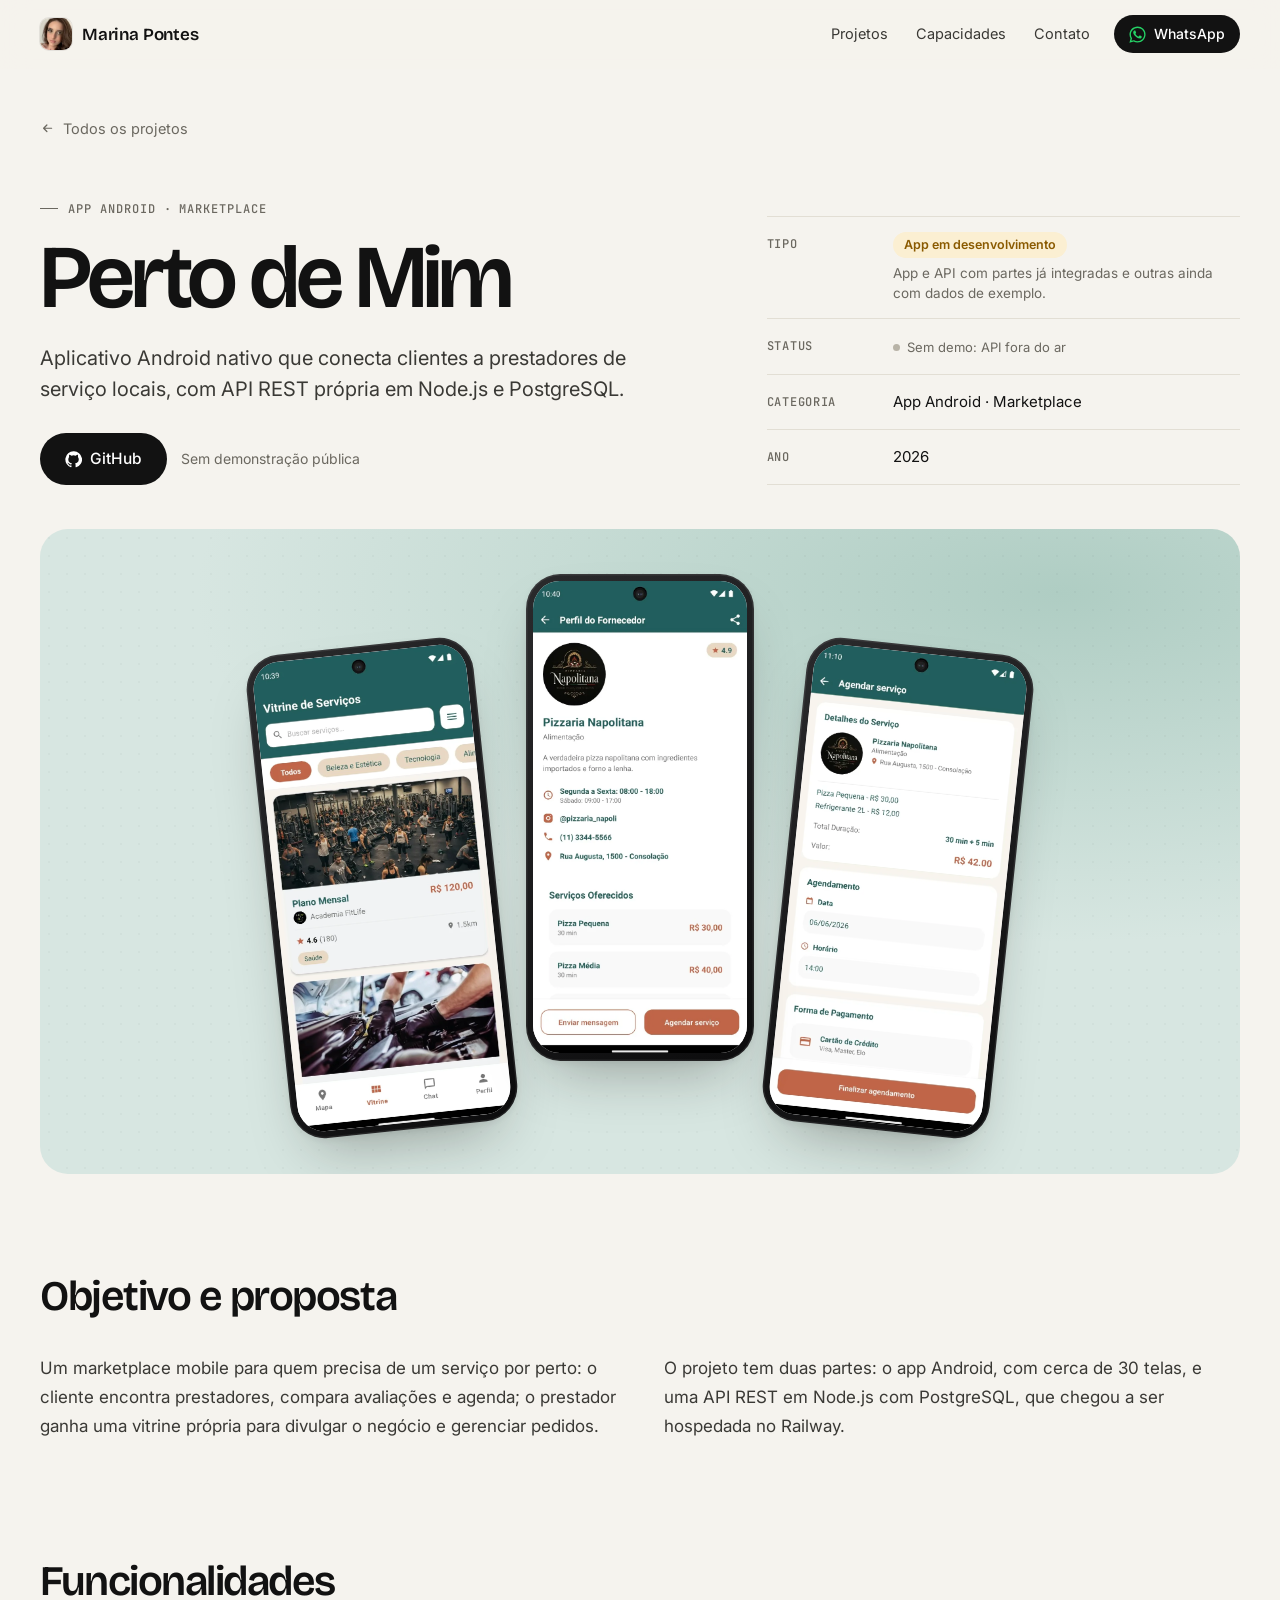
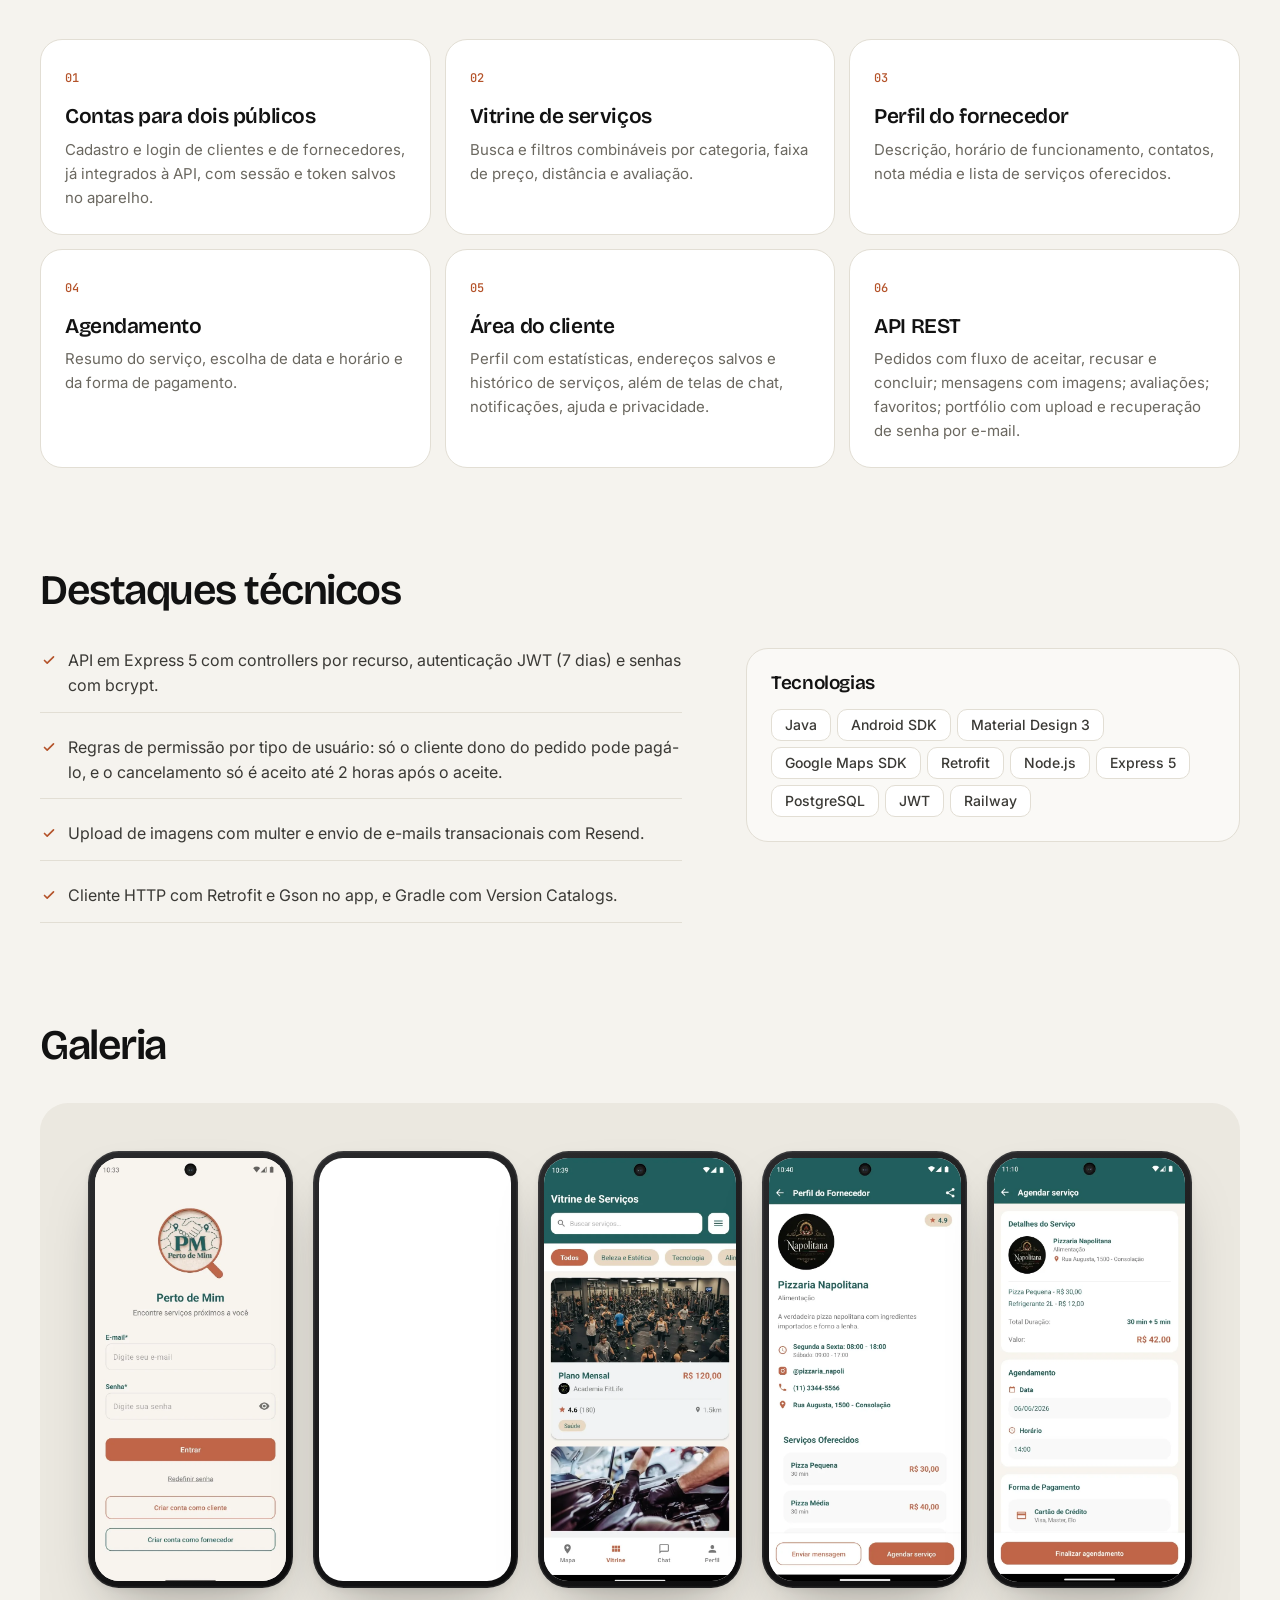
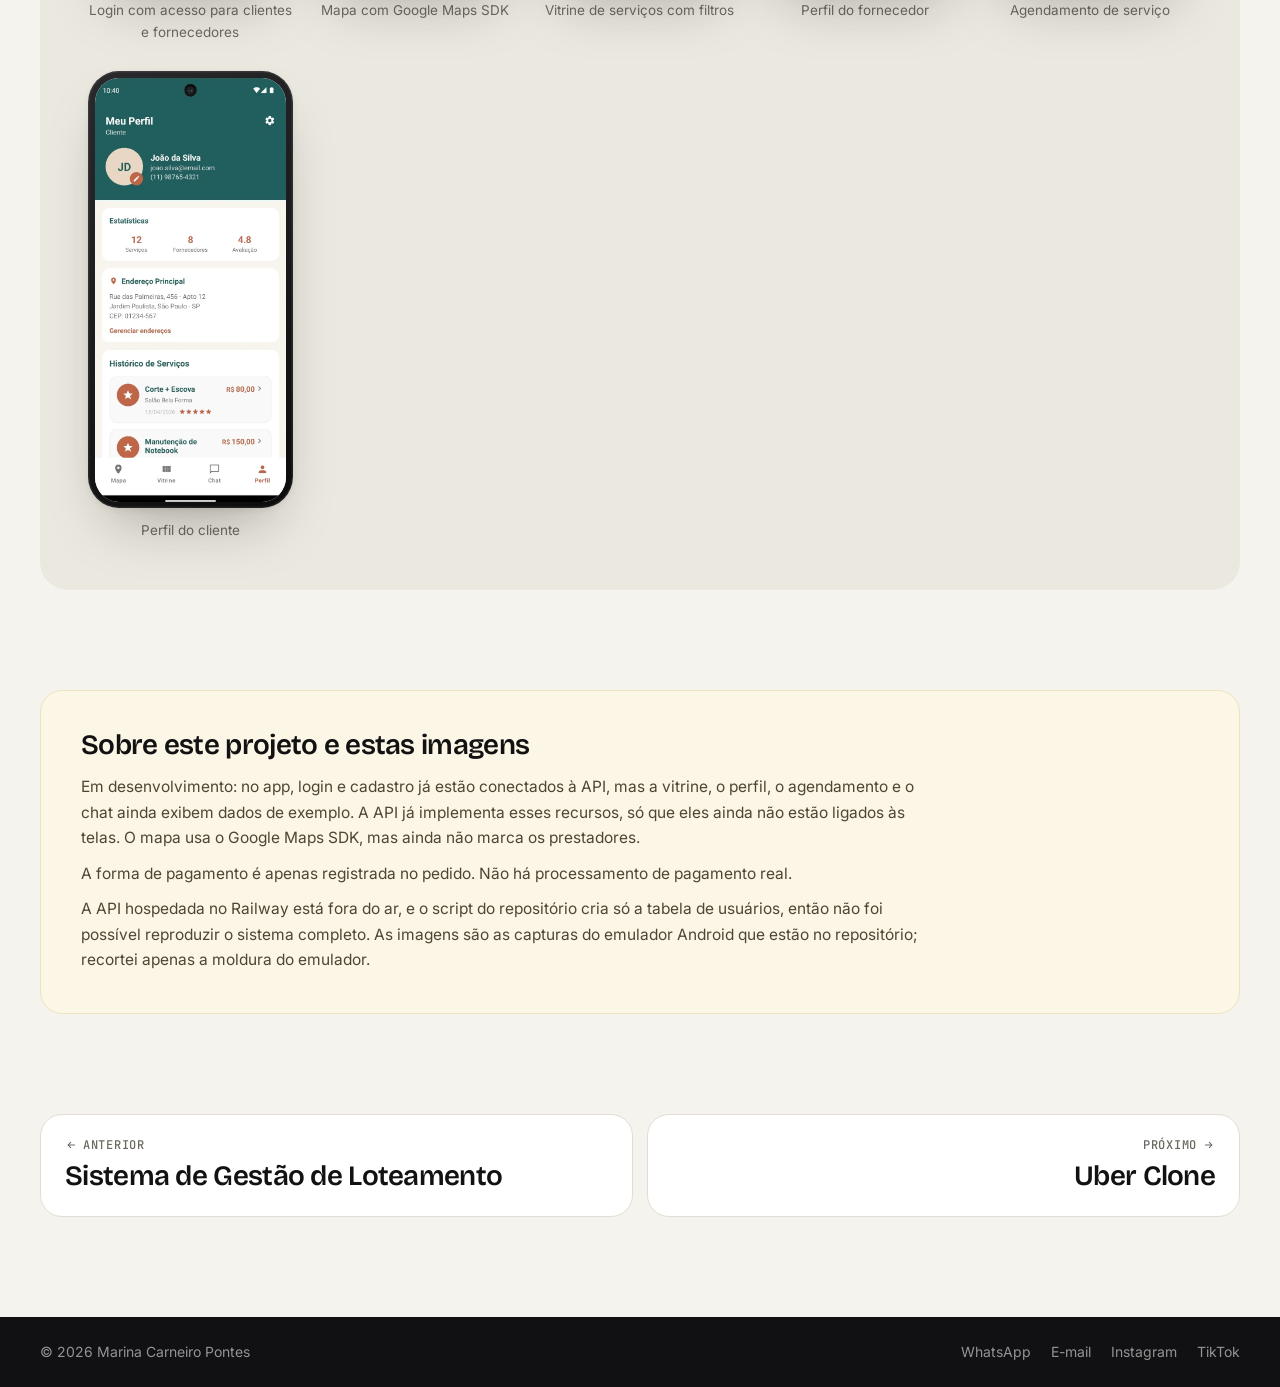
<file: projetos/perto-de-mim.html>
<!doctype html>
<html lang="pt-BR">
<head>
<meta charset="utf-8">
<meta name="viewport" content="width=device-width, initial-scale=1">
<title>Perto de Mim · Marina Pontes</title>
<meta name="description" content="Aplicativo Android nativo que conecta clientes a prestadores de serviço locais, com API REST própria em Node.js e PostgreSQL.">
<meta property="og:title" content="Perto de Mim · Marina Pontes">
<meta property="og:description" content="Aplicativo Android nativo que conecta clientes a prestadores de serviço locais, com API REST própria em Node.js e PostgreSQL.">
<meta property="og:type" content="website">
<meta name="theme-color" content="#F5F3EE">
<link rel="icon" href="../assets/favicon-32.png?v=2" type="image/png" sizes="32x32">
<link rel="icon" href="../assets/favicon-192.png?v=2" type="image/png" sizes="192x192">
<link rel="apple-touch-icon" href="../assets/apple-touch-icon.png?v=2">
<link rel="preconnect" href="https://fonts.googleapis.com">
<link rel="preconnect" href="https://fonts.gstatic.com" crossorigin>
<link href="https://fonts.googleapis.com/css2?family=Bricolage+Grotesque:opsz,wght@12..96,500;12..96,600;12..96,700&family=Inter:wght@400;500;600&family=JetBrains+Mono:wght@500&display=swap" rel="stylesheet">
<link rel="stylesheet" href="../assets/css/style.css">
<script>document.documentElement.classList.add('js')</script>
</head>
<body class="page-detail">
<a class="skip" href="#conteudo">Pular para o conteúdo</a>
<header class="site-header">
  <div class="wrap header-inner">
    <a class="brand" href="../index.html" aria-label="Marina Pontes: início"><img class="brand-mark" src="../assets/avatar.webp?v=2" width="32" height="32" alt=""><span class="brand-name">Marina Pontes</span></a>
    <nav class="nav" aria-label="Principal">
      <a href="../index.html#projetos">Projetos</a>
      <a href="../index.html#capacidades">Capacidades</a>
      <a href="../index.html#contato">Contato</a>
    </nav>
    <a class="btn btn--small btn--whatsapp" href="https://wa.me/5585986680707?text=Ol%C3%A1%2C%20Marina!%20Vi%20seu%20portf%C3%B3lio%20e%20gostaria%20de%20conversar%20sobre%20um%20projeto." target="_blank" rel="noopener"><svg viewBox="0 0 24 24" aria-hidden="true"><path fill="currentColor" d="M17.47 14.38c-.3-.15-1.76-.87-2.03-.97-.27-.1-.47-.15-.67.15-.2.3-.77.97-.94 1.17-.17.2-.35.22-.65.07-.3-.15-1.26-.46-2.4-1.48-.89-.79-1.49-1.77-1.66-2.07-.17-.3-.02-.46.13-.61.13-.13.3-.35.45-.52.15-.17.2-.3.3-.5.1-.2.05-.37-.02-.52-.08-.15-.67-1.62-.92-2.22-.24-.58-.49-.5-.67-.51h-.57c-.2 0-.52.07-.8.37-.27.3-1.04 1.02-1.04 2.48s1.07 2.88 1.21 3.08c.15.2 2.1 3.2 5.08 4.49.71.31 1.26.49 1.69.63.71.23 1.36.2 1.87.12.57-.09 1.76-.72 2.01-1.41.25-.69.25-1.29.17-1.41-.07-.13-.27-.2-.57-.35M12.05 21.5h-.01a9.4 9.4 0 0 1-4.79-1.31l-.34-.2-3.56.93.95-3.47-.22-.36a9.4 9.4 0 0 1-1.44-5.01c0-5.19 4.23-9.42 9.43-9.42 2.52 0 4.88.98 6.66 2.76a9.36 9.36 0 0 1 2.76 6.67c0 5.2-4.23 9.42-9.43 9.42M20.07 3.98A11.27 11.27 0 0 0 12.05.66C5.8.66.71 5.75.71 12c0 2 .52 3.95 1.52 5.67L.62 23.5l5.96-1.56a11.3 11.3 0 0 0 5.42 1.38h.01c6.25 0 11.34-5.09 11.34-11.34 0-3.03-1.18-5.88-3.32-8.02"/></svg><span>WhatsApp</span></a>
  </div>
</header>
<main id="conteudo">

<section class="d-hero wrap">
  <a class="crumb" href="../index.html#projetos"><svg viewBox="0 0 20 20" aria-hidden="true"><path d="M16 10H5m4.5-4.5L5 10l4.5 4.5" fill="none" stroke="currentColor" stroke-width="1.7" stroke-linecap="round" stroke-linejoin="round"/></svg><span>Todos os projetos</span></a>
  <div class="d-hero-grid">
    <div>
      <p class="eyebrow">App Android · Marketplace</p>
      <h1 class="d-title">Perto de Mim</h1>
      <p class="d-lead">Aplicativo Android nativo que conecta clientes a prestadores de serviço locais, com API REST própria em Node.js e PostgreSQL.</p>
      <div class="actions">
        <a class="btn btn--primary btn--lg" href="https://github.com/marinacpontes/pertodemim" target="_blank" rel="noopener"><svg viewBox="0 0 24 24" aria-hidden="true"><path fill="currentColor" d="M12 .5a11.5 11.5 0 0 0-3.64 22.41c.58.1.79-.25.79-.56v-2c-3.2.7-3.88-1.37-3.88-1.37-.52-1.33-1.28-1.69-1.28-1.69-1.05-.71.08-.7.08-.7 1.16.08 1.77 1.19 1.77 1.19 1.03 1.77 2.7 1.26 3.36.96.1-.75.4-1.26.73-1.55-2.55-.29-5.24-1.28-5.24-5.68 0-1.26.45-2.28 1.19-3.09-.12-.29-.52-1.46.11-3.05 0 0 .97-.31 3.17 1.18a11 11 0 0 1 5.77 0c2.2-1.49 3.17-1.18 3.17-1.18.63 1.59.23 2.76.11 3.05.74.81 1.19 1.83 1.19 3.09 0 4.41-2.69 5.38-5.25 5.67.41.36.78 1.06.78 2.14v3.17c0 .31.21.67.8.56A11.5 11.5 0 0 0 12 .5Z"/></svg><span>GitHub</span></a>
        <span class="no-demo">Sem demonstração pública</span>
      </div>
    </div>
    <dl class="d-meta">
      <div><dt>Tipo</dt><dd><span class="badge badge--amber" title="App e API com partes já integradas e outras ainda com dados de exemplo.">App em desenvolvimento</span><small>App e API com partes já integradas e outras ainda com dados de exemplo.</small></dd></div>
      <div><dt>Status</dt><dd><span class="status "><i aria-hidden="true"></i>Sem demo: API fora do ar</span></dd></div>
      <div><dt>Categoria</dt><dd>App Android · Marketplace</dd></div>
      <div><dt>Ano</dt><dd>2026</dd></div>
    </dl>
  </div>
</section>

<section class="d-cover wrap"><div class="cover cover--phones" style="--tint:#D7E6E1;--tint-deep:#AFCDC3">
      <div class="cover-phone cover-phone--0">
  <div class="mock-phone"><div class="mock-phone-screen"><img src="../assets/img/pertodemim/vitrine.webp" width="652" height="1456" alt="Perto de Mim: tela vitrine" loading="lazy" decoding="async"></div></div></div><div class="cover-phone cover-phone--1">
  <div class="mock-phone"><div class="mock-phone-screen"><img src="../assets/img/pertodemim/fornecedor.webp" width="652" height="1456" alt="Perto de Mim: tela fornecedor" fetchpriority="high" decoding="async"></div></div></div><div class="cover-phone cover-phone--2">
  <div class="mock-phone"><div class="mock-phone-screen"><img src="../assets/img/pertodemim/agendamento.webp" width="652" height="1456" alt="Perto de Mim: tela agendamento" loading="lazy" decoding="async"></div></div></div>
    </div></section>

<section class="d-section wrap">
  <h2 class="d-h2">Objetivo e proposta</h2>
  <div class="d-prose"><p>Um marketplace mobile para quem precisa de um serviço por perto: o cliente encontra prestadores, compara avaliações e agenda; o prestador ganha uma vitrine própria para divulgar o negócio e gerenciar pedidos.</p><p>O projeto tem duas partes: o app Android, com cerca de 30 telas, e uma API REST em Node.js com PostgreSQL, que chegou a ser hospedada no Railway.</p></div>
</section>

<section class="d-section wrap">
  <h2 class="d-h2">Funcionalidades</h2>
  <ol class="features">
    <li class="feature reveal"><span class="feature-n">01</span><h3>Contas para dois públicos</h3><p>Cadastro e login de clientes e de fornecedores, já integrados à API, com sessão e token salvos no aparelho.</p></li><li class="feature reveal"><span class="feature-n">02</span><h3>Vitrine de serviços</h3><p>Busca e filtros combináveis por categoria, faixa de preço, distância e avaliação.</p></li><li class="feature reveal"><span class="feature-n">03</span><h3>Perfil do fornecedor</h3><p>Descrição, horário de funcionamento, contatos, nota média e lista de serviços oferecidos.</p></li><li class="feature reveal"><span class="feature-n">04</span><h3>Agendamento</h3><p>Resumo do serviço, escolha de data e horário e da forma de pagamento.</p></li><li class="feature reveal"><span class="feature-n">05</span><h3>Área do cliente</h3><p>Perfil com estatísticas, endereços salvos e histórico de serviços, além de telas de chat, notificações, ajuda e privacidade.</p></li><li class="feature reveal"><span class="feature-n">06</span><h3>API REST</h3><p>Pedidos com fluxo de aceitar, recusar e concluir; mensagens com imagens; avaliações; favoritos; portfólio com upload e recuperação de senha por e-mail.</p></li>
  </ol>
</section>



<section class="d-section wrap">
  <h2 class="d-h2">Destaques técnicos</h2>
  <div class="d-split">
    <ul class="checks checks--lg"><li><svg viewBox="0 0 20 20" aria-hidden="true"><path d="m5 10.5 3 3 7-7" fill="none" stroke="currentColor" stroke-width="1.8" stroke-linecap="round" stroke-linejoin="round"/></svg><span>API em Express 5 com controllers por recurso, autenticação JWT (7 dias) e senhas com bcrypt.</span></li><li><svg viewBox="0 0 20 20" aria-hidden="true"><path d="m5 10.5 3 3 7-7" fill="none" stroke="currentColor" stroke-width="1.8" stroke-linecap="round" stroke-linejoin="round"/></svg><span>Regras de permissão por tipo de usuário: só o cliente dono do pedido pode pagá-lo, e o cancelamento só é aceito até 2 horas após o aceite.</span></li><li><svg viewBox="0 0 20 20" aria-hidden="true"><path d="m5 10.5 3 3 7-7" fill="none" stroke="currentColor" stroke-width="1.8" stroke-linecap="round" stroke-linejoin="round"/></svg><span>Upload de imagens com multer e envio de e-mails transacionais com Resend.</span></li><li><svg viewBox="0 0 20 20" aria-hidden="true"><path d="m5 10.5 3 3 7-7" fill="none" stroke="currentColor" stroke-width="1.8" stroke-linecap="round" stroke-linejoin="round"/></svg><span>Cliente HTTP com Retrofit e Gson no app, e Gradle com Version Catalogs.</span></li></ul>
    <div class="tech-box">
      <h3>Tecnologias</h3>
      <ul class="chips chips--lg"><li>Java</li><li>Android SDK</li><li>Material Design 3</li><li>Google Maps SDK</li><li>Retrofit</li><li>Node.js</li><li>Express 5</li><li>PostgreSQL</li><li>JWT</li><li>Railway</li></ul>
    </div>
  </div>
</section>

<section class="d-section d-gallery wrap" id="galeria">
  <h2 class="d-h2">Galeria</h2>
  
  
  <div class="gallery-mobile">
    <figure class="shot shot--phone reveal">
      <a href="../assets/img/pertodemim/autenticacao.webp" data-lightbox="g" data-caption="Login com acesso para clientes e fornecedores" aria-label="Ampliar: Login com acesso para clientes e fornecedores">
  <div class="mock-phone"><div class="mock-phone-screen"><img src="../assets/img/pertodemim/autenticacao.webp" width="630" height="1407" alt="Login com acesso para clientes e fornecedores" loading="lazy" decoding="async"></div></div></a>
      <figcaption>Login com acesso para clientes e fornecedores</figcaption></figure><figure class="shot shot--phone reveal">
      <a href="../assets/img/pertodemim/mapa.webp" data-lightbox="g" data-caption="Mapa com Google Maps SDK" aria-label="Ampliar: Mapa com Google Maps SDK">
  <div class="mock-phone"><div class="mock-phone-screen"><img src="../assets/img/pertodemim/mapa.webp" width="630" height="1407" alt="Mapa com Google Maps SDK" loading="lazy" decoding="async"></div></div></a>
      <figcaption>Mapa com Google Maps SDK</figcaption></figure><figure class="shot shot--phone reveal">
      <a href="../assets/img/pertodemim/vitrine.webp" data-lightbox="g" data-caption="Vitrine de serviços com filtros" aria-label="Ampliar: Vitrine de serviços com filtros">
  <div class="mock-phone"><div class="mock-phone-screen"><img src="../assets/img/pertodemim/vitrine.webp" width="652" height="1456" alt="Vitrine de serviços com filtros" loading="lazy" decoding="async"></div></div></a>
      <figcaption>Vitrine de serviços com filtros</figcaption></figure><figure class="shot shot--phone reveal">
      <a href="../assets/img/pertodemim/fornecedor.webp" data-lightbox="g" data-caption="Perfil do fornecedor" aria-label="Ampliar: Perfil do fornecedor">
  <div class="mock-phone"><div class="mock-phone-screen"><img src="../assets/img/pertodemim/fornecedor.webp" width="652" height="1456" alt="Perfil do fornecedor" loading="lazy" decoding="async"></div></div></a>
      <figcaption>Perfil do fornecedor</figcaption></figure><figure class="shot shot--phone reveal">
      <a href="../assets/img/pertodemim/agendamento.webp" data-lightbox="g" data-caption="Agendamento de serviço" aria-label="Ampliar: Agendamento de serviço">
  <div class="mock-phone"><div class="mock-phone-screen"><img src="../assets/img/pertodemim/agendamento.webp" width="652" height="1456" alt="Agendamento de serviço" loading="lazy" decoding="async"></div></div></a>
      <figcaption>Agendamento de serviço</figcaption></figure><figure class="shot shot--phone reveal">
      <a href="../assets/img/pertodemim/perfil-cliente.webp" data-lightbox="g" data-caption="Perfil do cliente" aria-label="Ampliar: Perfil do cliente">
  <div class="mock-phone"><div class="mock-phone-screen"><img src="../assets/img/pertodemim/perfil-cliente.webp" width="652" height="1456" alt="Perfil do cliente" loading="lazy" decoding="async"></div></div></a>
      <figcaption>Perfil do cliente</figcaption></figure>
  </div>
</section>

<section class="d-section wrap">
  <aside class="note reveal">
    <h2>Sobre este projeto e estas imagens</h2>
    <p>Em desenvolvimento: no app, login e cadastro já estão conectados à API, mas a vitrine, o perfil, o agendamento e o chat ainda exibem dados de exemplo. A API já implementa esses recursos, só que eles ainda não estão ligados às telas. O mapa usa o Google Maps SDK, mas ainda não marca os prestadores.</p><p>A forma de pagamento é apenas registrada no pedido. Não há processamento de pagamento real.</p><p>A API hospedada no Railway está fora do ar, e o script do repositório cria só a tabela de usuários, então não foi possível reproduzir o sistema completo. As imagens são as capturas do emulador Android que estão no repositório; recortei apenas a moldura do emulador.</p>
  </aside>
</section>

<nav class="pager wrap" aria-label="Outros projetos">
  <a class="pager-link" href="gestao-loteamento.html"><span class="pager-dir"><svg viewBox="0 0 20 20" aria-hidden="true"><path d="M16 10H5m4.5-4.5L5 10l4.5 4.5" fill="none" stroke="currentColor" stroke-width="1.7" stroke-linecap="round" stroke-linejoin="round"/></svg> Anterior</span><strong>Sistema de Gestão de Loteamento</strong></a>
  <a class="pager-link pager-link--next" href="uber-clone.html"><span class="pager-dir">Próximo <svg viewBox="0 0 20 20" aria-hidden="true"><path d="M4 10h11m-4.5-4.5L15 10l-4.5 4.5" fill="none" stroke="currentColor" stroke-width="1.7" stroke-linecap="round" stroke-linejoin="round"/></svg></span><strong>Uber Clone</strong></a>
</nav>
</main>
<footer class="site-footer">
  <div class="wrap footer-inner">
    <span>© 2026 Marina Carneiro Pontes</span>
    <span class="footer-links"><a href="https://wa.me/5585986680707?text=Ol%C3%A1%2C%20Marina!%20Vi%20seu%20portf%C3%B3lio%20e%20gostaria%20de%20conversar%20sobre%20um%20projeto." target="_blank" rel="noopener">WhatsApp</a><a href="mailto:marinadesenvolvedora@outlook.com">E-mail</a><a href="https://www.instagram.com/marina.devs/" target="_blank" rel="noopener">Instagram</a><a href="https://www.tiktok.com/@marina.devs" target="_blank" rel="noopener">TikTok</a></span>
  </div>
</footer>
<dialog class="lightbox" id="lightbox" aria-label="Visualizar imagem">
  <figure><img alt=""><figcaption></figcaption></figure>
  <button class="lb-btn lb-close" type="button" aria-label="Fechar">×</button>
  <button class="lb-btn lb-prev" type="button" aria-label="Imagem anterior">‹</button>
  <button class="lb-btn lb-next" type="button" aria-label="Próxima imagem">›</button>
</dialog>
<script src="../assets/js/main.js" defer></script>
</body>
</html>
</file>
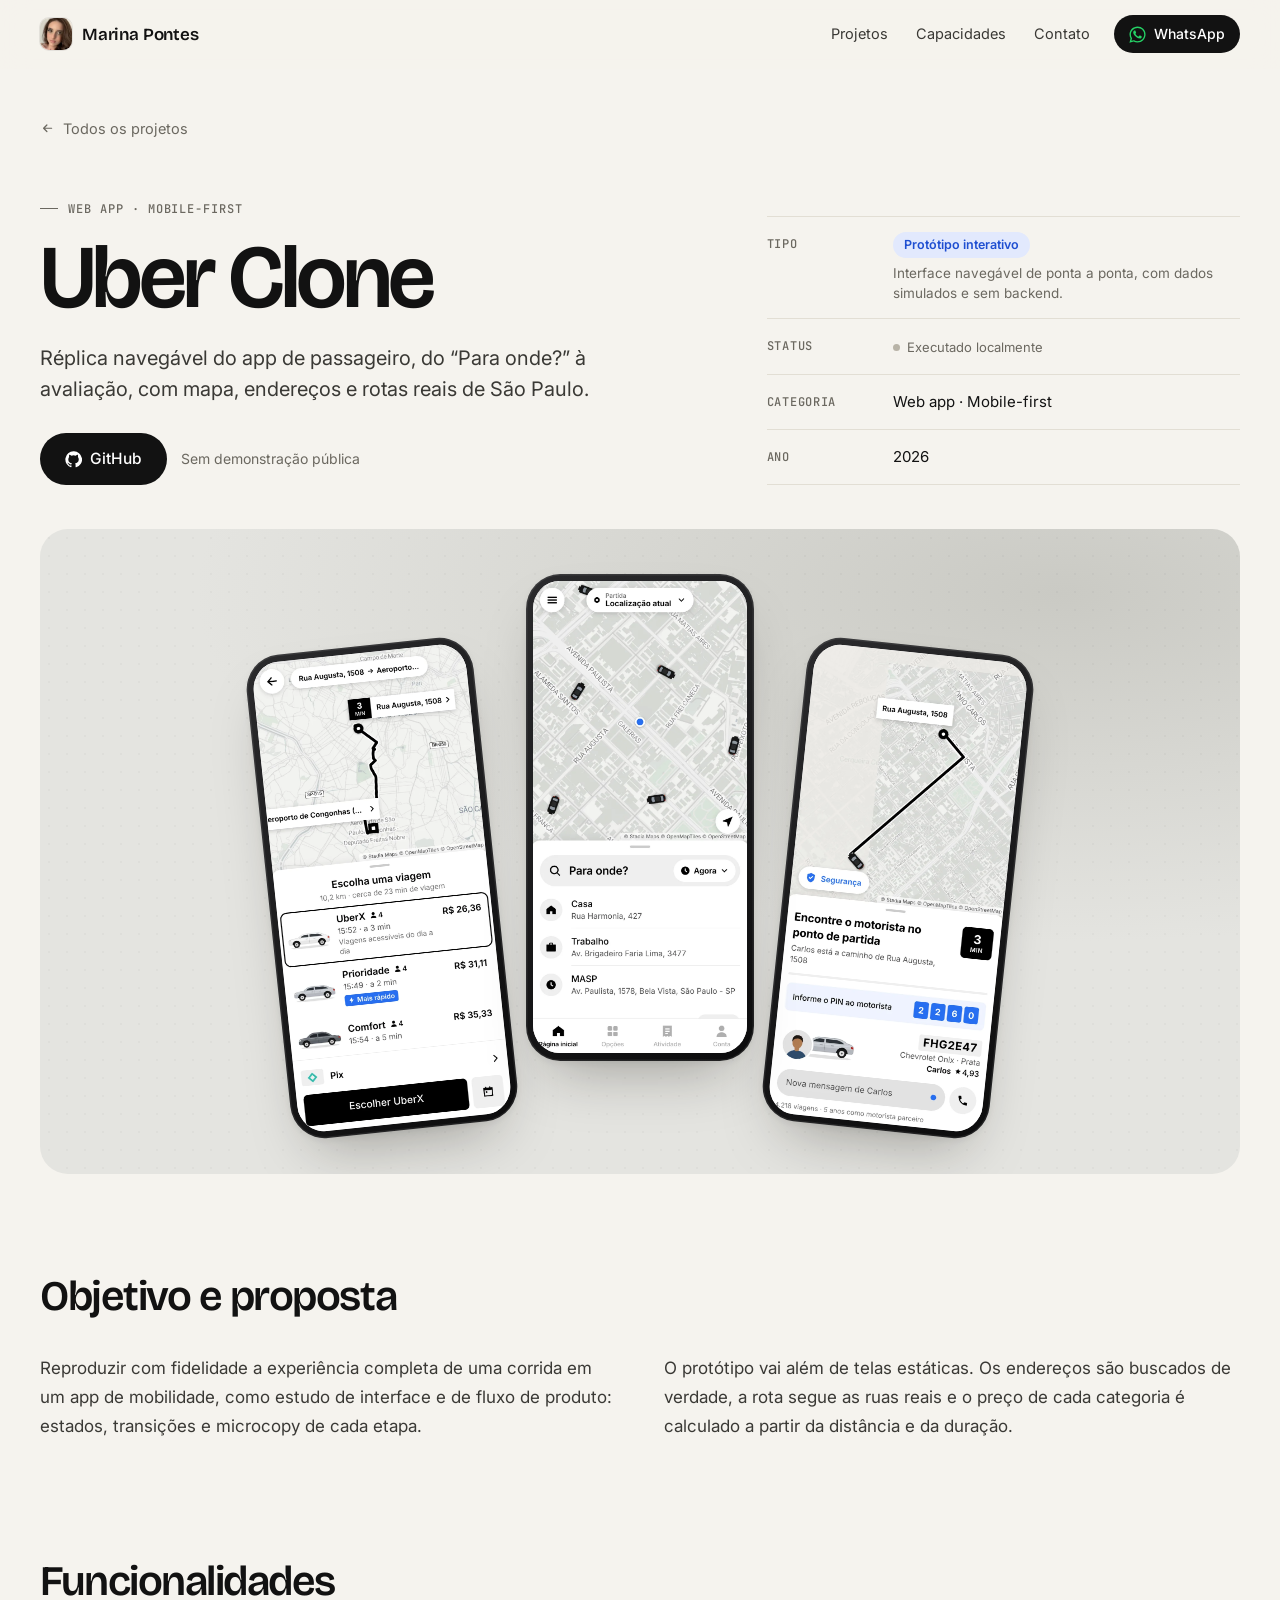
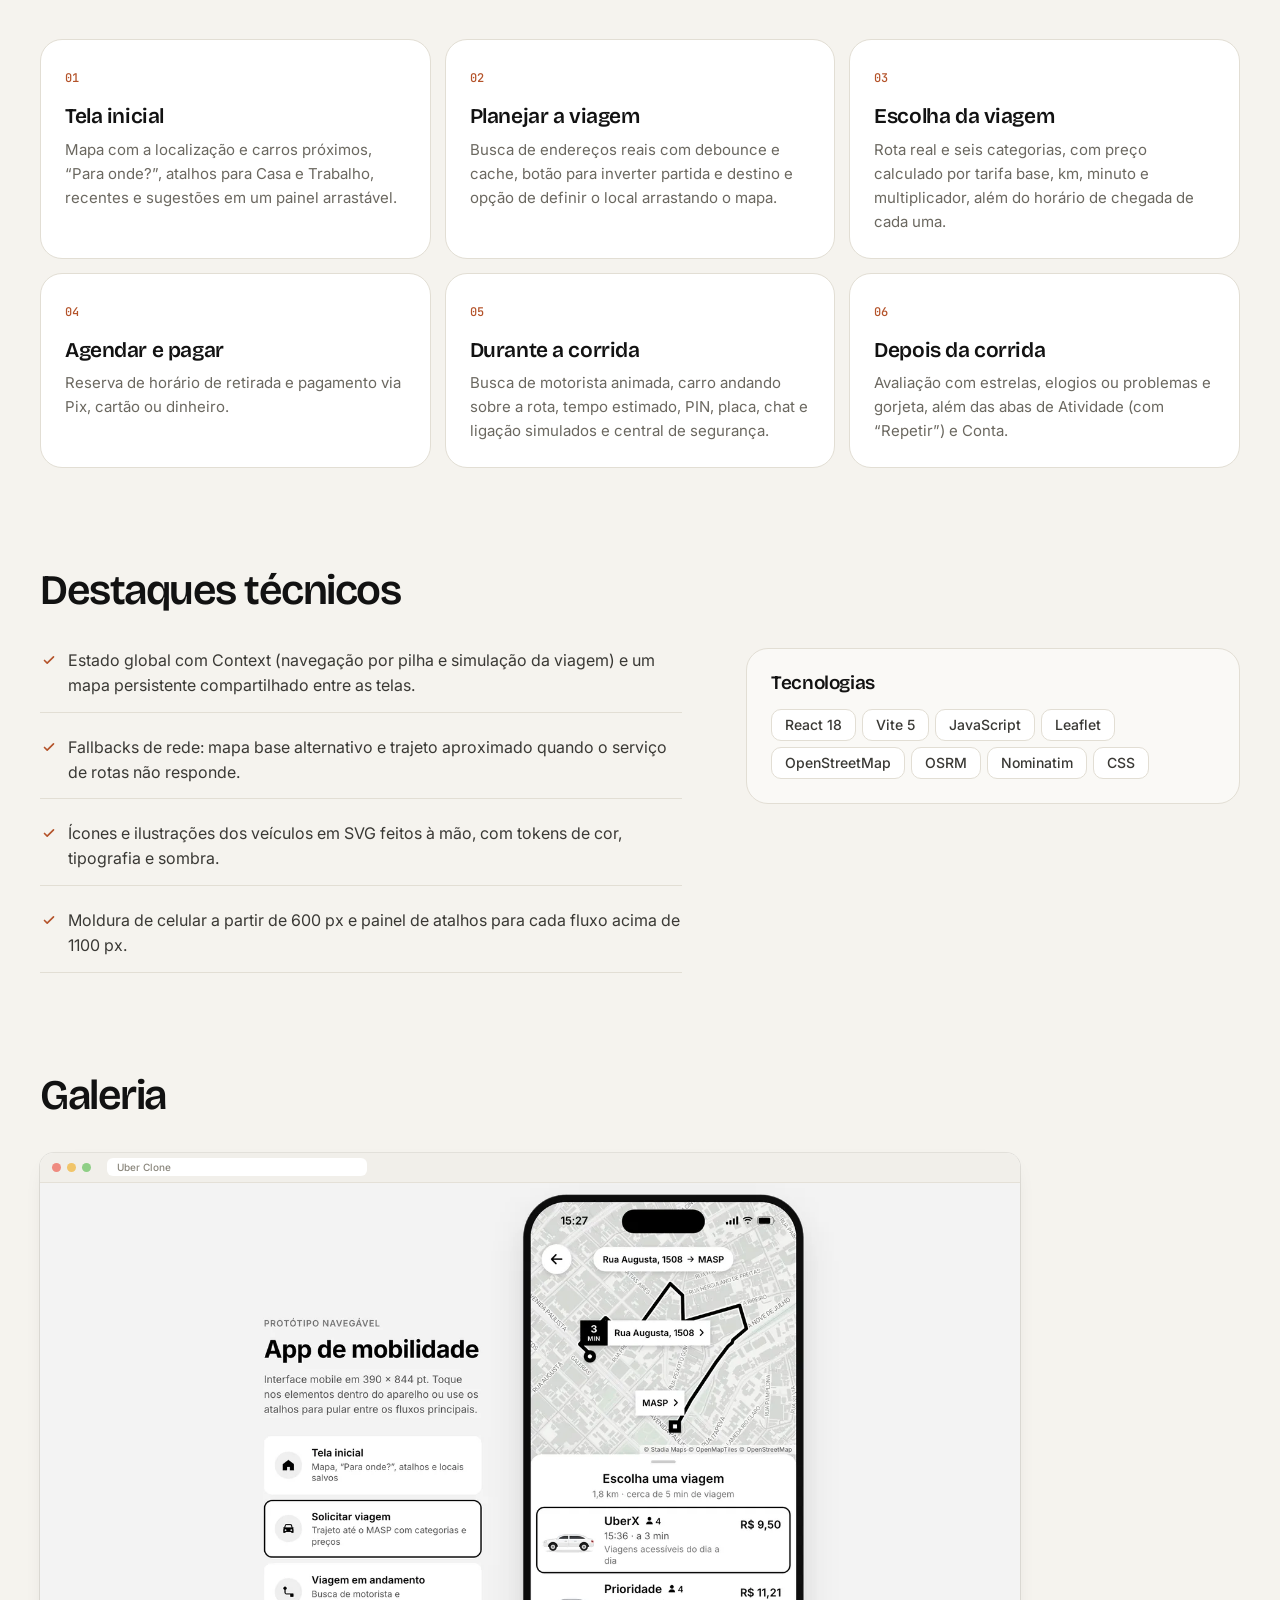
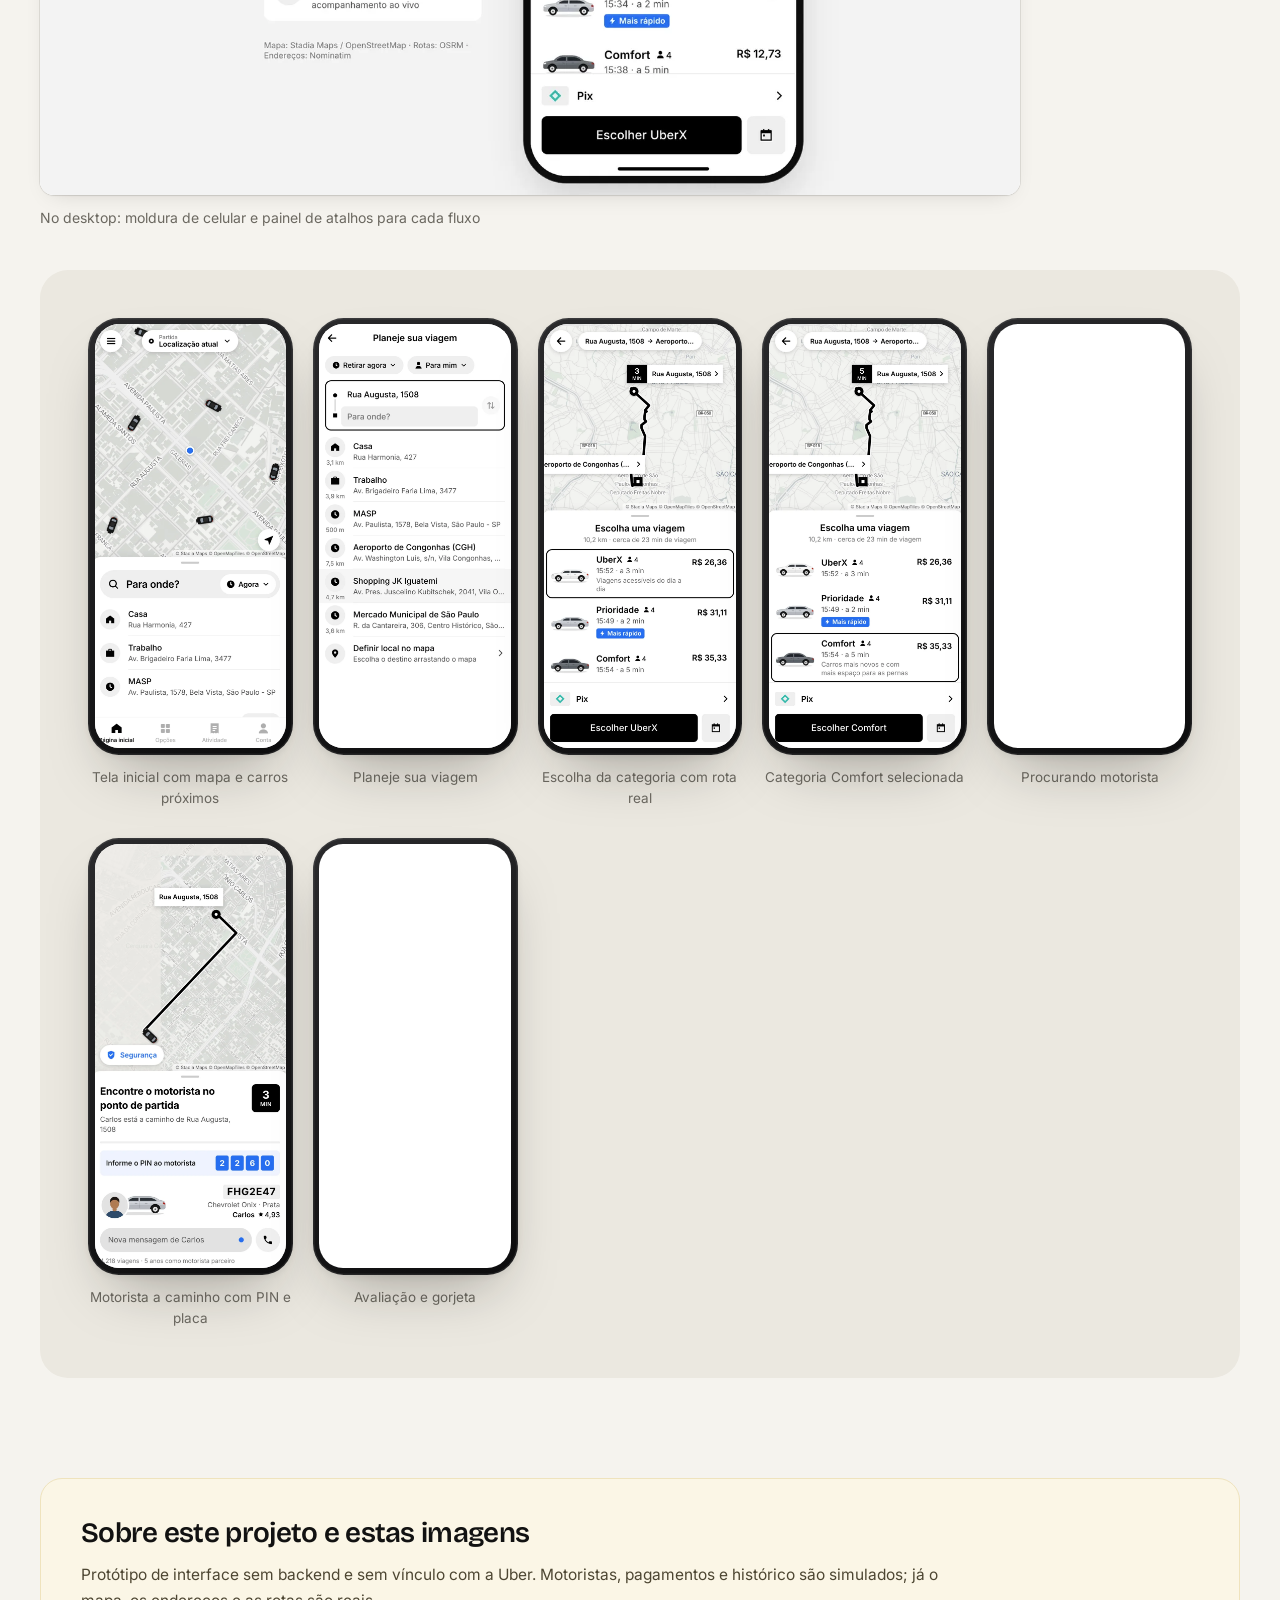
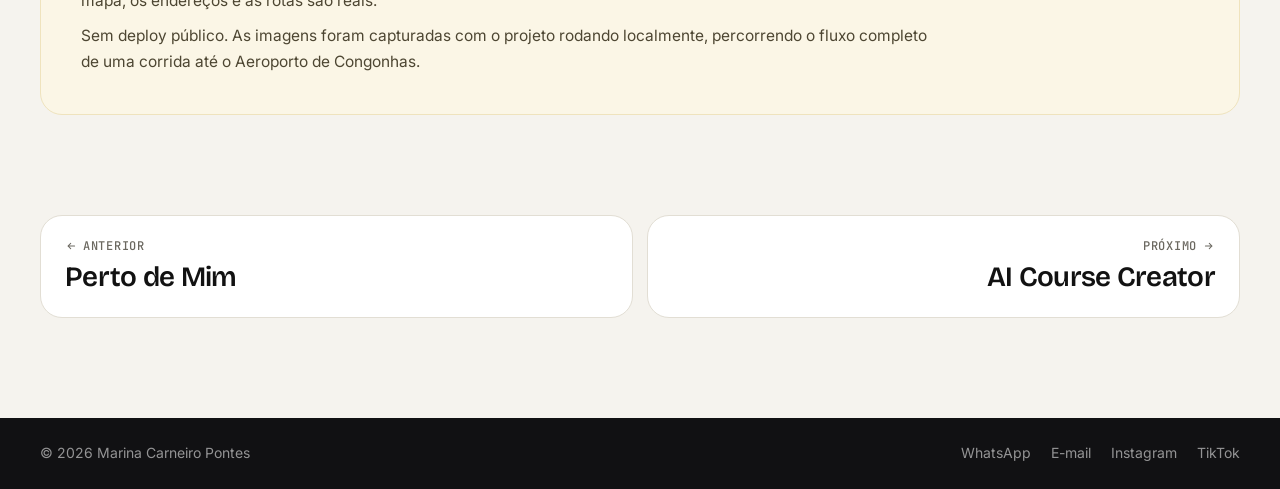
<file: projetos/uber-clone.html>
<!doctype html>
<html lang="pt-BR">
<head>
<meta charset="utf-8">
<meta name="viewport" content="width=device-width, initial-scale=1">
<title>Uber Clone · Marina Pontes</title>
<meta name="description" content="Réplica navegável do app de passageiro, do “Para onde?” à avaliação, com mapa, endereços e rotas reais de São Paulo.">
<meta property="og:title" content="Uber Clone · Marina Pontes">
<meta property="og:description" content="Réplica navegável do app de passageiro, do “Para onde?” à avaliação, com mapa, endereços e rotas reais de São Paulo.">
<meta property="og:type" content="website">
<meta name="theme-color" content="#F5F3EE">
<link rel="icon" href="../assets/favicon-32.png?v=2" type="image/png" sizes="32x32">
<link rel="icon" href="../assets/favicon-192.png?v=2" type="image/png" sizes="192x192">
<link rel="apple-touch-icon" href="../assets/apple-touch-icon.png?v=2">
<link rel="preconnect" href="https://fonts.googleapis.com">
<link rel="preconnect" href="https://fonts.gstatic.com" crossorigin>
<link href="https://fonts.googleapis.com/css2?family=Bricolage+Grotesque:opsz,wght@12..96,500;12..96,600;12..96,700&family=Inter:wght@400;500;600&family=JetBrains+Mono:wght@500&display=swap" rel="stylesheet">
<link rel="stylesheet" href="../assets/css/style.css">
<script>document.documentElement.classList.add('js')</script>
</head>
<body class="page-detail">
<a class="skip" href="#conteudo">Pular para o conteúdo</a>
<header class="site-header">
  <div class="wrap header-inner">
    <a class="brand" href="../index.html" aria-label="Marina Pontes: início"><img class="brand-mark" src="../assets/avatar.webp?v=2" width="32" height="32" alt=""><span class="brand-name">Marina Pontes</span></a>
    <nav class="nav" aria-label="Principal">
      <a href="../index.html#projetos">Projetos</a>
      <a href="../index.html#capacidades">Capacidades</a>
      <a href="../index.html#contato">Contato</a>
    </nav>
    <a class="btn btn--small btn--whatsapp" href="https://wa.me/5585986680707?text=Ol%C3%A1%2C%20Marina!%20Vi%20seu%20portf%C3%B3lio%20e%20gostaria%20de%20conversar%20sobre%20um%20projeto." target="_blank" rel="noopener"><svg viewBox="0 0 24 24" aria-hidden="true"><path fill="currentColor" d="M17.47 14.38c-.3-.15-1.76-.87-2.03-.97-.27-.1-.47-.15-.67.15-.2.3-.77.97-.94 1.17-.17.2-.35.22-.65.07-.3-.15-1.26-.46-2.4-1.48-.89-.79-1.49-1.77-1.66-2.07-.17-.3-.02-.46.13-.61.13-.13.3-.35.45-.52.15-.17.2-.3.3-.5.1-.2.05-.37-.02-.52-.08-.15-.67-1.62-.92-2.22-.24-.58-.49-.5-.67-.51h-.57c-.2 0-.52.07-.8.37-.27.3-1.04 1.02-1.04 2.48s1.07 2.88 1.21 3.08c.15.2 2.1 3.2 5.08 4.49.71.31 1.26.49 1.69.63.71.23 1.36.2 1.87.12.57-.09 1.76-.72 2.01-1.41.25-.69.25-1.29.17-1.41-.07-.13-.27-.2-.57-.35M12.05 21.5h-.01a9.4 9.4 0 0 1-4.79-1.31l-.34-.2-3.56.93.95-3.47-.22-.36a9.4 9.4 0 0 1-1.44-5.01c0-5.19 4.23-9.42 9.43-9.42 2.52 0 4.88.98 6.66 2.76a9.36 9.36 0 0 1 2.76 6.67c0 5.2-4.23 9.42-9.43 9.42M20.07 3.98A11.27 11.27 0 0 0 12.05.66C5.8.66.71 5.75.71 12c0 2 .52 3.95 1.52 5.67L.62 23.5l5.96-1.56a11.3 11.3 0 0 0 5.42 1.38h.01c6.25 0 11.34-5.09 11.34-11.34 0-3.03-1.18-5.88-3.32-8.02"/></svg><span>WhatsApp</span></a>
  </div>
</header>
<main id="conteudo">

<section class="d-hero wrap">
  <a class="crumb" href="../index.html#projetos"><svg viewBox="0 0 20 20" aria-hidden="true"><path d="M16 10H5m4.5-4.5L5 10l4.5 4.5" fill="none" stroke="currentColor" stroke-width="1.7" stroke-linecap="round" stroke-linejoin="round"/></svg><span>Todos os projetos</span></a>
  <div class="d-hero-grid">
    <div>
      <p class="eyebrow">Web app · Mobile-first</p>
      <h1 class="d-title">Uber Clone</h1>
      <p class="d-lead">Réplica navegável do app de passageiro, do “Para onde?” à avaliação, com mapa, endereços e rotas reais de São Paulo.</p>
      <div class="actions">
        <a class="btn btn--primary btn--lg" href="https://github.com/marinacpontes/uberclone" target="_blank" rel="noopener"><svg viewBox="0 0 24 24" aria-hidden="true"><path fill="currentColor" d="M12 .5a11.5 11.5 0 0 0-3.64 22.41c.58.1.79-.25.79-.56v-2c-3.2.7-3.88-1.37-3.88-1.37-.52-1.33-1.28-1.69-1.28-1.69-1.05-.71.08-.7.08-.7 1.16.08 1.77 1.19 1.77 1.19 1.03 1.77 2.7 1.26 3.36.96.1-.75.4-1.26.73-1.55-2.55-.29-5.24-1.28-5.24-5.68 0-1.26.45-2.28 1.19-3.09-.12-.29-.52-1.46.11-3.05 0 0 .97-.31 3.17 1.18a11 11 0 0 1 5.77 0c2.2-1.49 3.17-1.18 3.17-1.18.63 1.59.23 2.76.11 3.05.74.81 1.19 1.83 1.19 3.09 0 4.41-2.69 5.38-5.25 5.67.41.36.78 1.06.78 2.14v3.17c0 .31.21.67.8.56A11.5 11.5 0 0 0 12 .5Z"/></svg><span>GitHub</span></a>
        <span class="no-demo">Sem demonstração pública</span>
      </div>
    </div>
    <dl class="d-meta">
      <div><dt>Tipo</dt><dd><span class="badge badge--blue" title="Interface navegável de ponta a ponta, com dados simulados e sem backend.">Protótipo interativo</span><small>Interface navegável de ponta a ponta, com dados simulados e sem backend.</small></dd></div>
      <div><dt>Status</dt><dd><span class="status "><i aria-hidden="true"></i>Executado localmente</span></dd></div>
      <div><dt>Categoria</dt><dd>Web app · Mobile-first</dd></div>
      <div><dt>Ano</dt><dd>2026</dd></div>
    </dl>
  </div>
</section>

<section class="d-cover wrap"><div class="cover cover--phones" style="--tint:#E4E4E0;--tint-deep:#CACAC4">
      <div class="cover-phone cover-phone--0">
  <div class="mock-phone"><div class="mock-phone-screen"><img src="../assets/img/uberclone/opcoes.webp" width="780" height="1688" alt="Uber Clone: tela opcoes" loading="lazy" decoding="async"></div></div></div><div class="cover-phone cover-phone--1">
  <div class="mock-phone"><div class="mock-phone-screen"><img src="../assets/img/uberclone/home.webp" width="780" height="1688" alt="Uber Clone: tela home" fetchpriority="high" decoding="async"></div></div></div><div class="cover-phone cover-phone--2">
  <div class="mock-phone"><div class="mock-phone-screen"><img src="../assets/img/uberclone/viagem.webp" width="780" height="1688" alt="Uber Clone: tela viagem" loading="lazy" decoding="async"></div></div></div>
    </div></section>

<section class="d-section wrap">
  <h2 class="d-h2">Objetivo e proposta</h2>
  <div class="d-prose"><p>Reproduzir com fidelidade a experiência completa de uma corrida em um app de mobilidade, como estudo de interface e de fluxo de produto: estados, transições e microcopy de cada etapa.</p><p>O protótipo vai além de telas estáticas. Os endereços são buscados de verdade, a rota segue as ruas reais e o preço de cada categoria é calculado a partir da distância e da duração.</p></div>
</section>

<section class="d-section wrap">
  <h2 class="d-h2">Funcionalidades</h2>
  <ol class="features">
    <li class="feature reveal"><span class="feature-n">01</span><h3>Tela inicial</h3><p>Mapa com a localização e carros próximos, “Para onde?”, atalhos para Casa e Trabalho, recentes e sugestões em um painel arrastável.</p></li><li class="feature reveal"><span class="feature-n">02</span><h3>Planejar a viagem</h3><p>Busca de endereços reais com debounce e cache, botão para inverter partida e destino e opção de definir o local arrastando o mapa.</p></li><li class="feature reveal"><span class="feature-n">03</span><h3>Escolha da viagem</h3><p>Rota real e seis categorias, com preço calculado por tarifa base, km, minuto e multiplicador, além do horário de chegada de cada uma.</p></li><li class="feature reveal"><span class="feature-n">04</span><h3>Agendar e pagar</h3><p>Reserva de horário de retirada e pagamento via Pix, cartão ou dinheiro.</p></li><li class="feature reveal"><span class="feature-n">05</span><h3>Durante a corrida</h3><p>Busca de motorista animada, carro andando sobre a rota, tempo estimado, PIN, placa, chat e ligação simulados e central de segurança.</p></li><li class="feature reveal"><span class="feature-n">06</span><h3>Depois da corrida</h3><p>Avaliação com estrelas, elogios ou problemas e gorjeta, além das abas de Atividade (com “Repetir”) e Conta.</p></li>
  </ol>
</section>



<section class="d-section wrap">
  <h2 class="d-h2">Destaques técnicos</h2>
  <div class="d-split">
    <ul class="checks checks--lg"><li><svg viewBox="0 0 20 20" aria-hidden="true"><path d="m5 10.5 3 3 7-7" fill="none" stroke="currentColor" stroke-width="1.8" stroke-linecap="round" stroke-linejoin="round"/></svg><span>Estado global com Context (navegação por pilha e simulação da viagem) e um mapa persistente compartilhado entre as telas.</span></li><li><svg viewBox="0 0 20 20" aria-hidden="true"><path d="m5 10.5 3 3 7-7" fill="none" stroke="currentColor" stroke-width="1.8" stroke-linecap="round" stroke-linejoin="round"/></svg><span>Fallbacks de rede: mapa base alternativo e trajeto aproximado quando o serviço de rotas não responde.</span></li><li><svg viewBox="0 0 20 20" aria-hidden="true"><path d="m5 10.5 3 3 7-7" fill="none" stroke="currentColor" stroke-width="1.8" stroke-linecap="round" stroke-linejoin="round"/></svg><span>Ícones e ilustrações dos veículos em SVG feitos à mão, com tokens de cor, tipografia e sombra.</span></li><li><svg viewBox="0 0 20 20" aria-hidden="true"><path d="m5 10.5 3 3 7-7" fill="none" stroke="currentColor" stroke-width="1.8" stroke-linecap="round" stroke-linejoin="round"/></svg><span>Moldura de celular a partir de 600 px e painel de atalhos para cada fluxo acima de 1100 px.</span></li></ul>
    <div class="tech-box">
      <h3>Tecnologias</h3>
      <ul class="chips chips--lg"><li>React 18</li><li>Vite 5</li><li>JavaScript</li><li>Leaflet</li><li>OpenStreetMap</li><li>OSRM</li><li>Nominatim</li><li>CSS</li></ul>
    </div>
  </div>
</section>

<section class="d-section d-gallery wrap" id="galeria">
  <h2 class="d-h2">Galeria</h2>
  
  <div class="gallery-desktop gallery-desktop--single">
    <figure class="shot reveal">
      <a href="../assets/img/uberclone/desktop.webp" data-lightbox="g" data-caption="No desktop: moldura de celular e painel de atalhos para cada fluxo" aria-label="Ampliar: No desktop: moldura de celular e painel de atalhos para cada fluxo">
  <div class="mock-browser">
    <div class="mock-bar" aria-hidden="true"><i></i><i></i><i></i><span>Uber Clone</span></div>
    <div class="mock-screen"><img src="../assets/img/uberclone/desktop.webp" width="1600" height="1000" alt="No desktop: moldura de celular e painel de atalhos para cada fluxo" loading="lazy" decoding="async"></div>
  </div><span class="zoom"><svg viewBox="0 0 20 20" aria-hidden="true"><path d="M8.5 3.5a5 5 0 1 0 0 10 5 5 0 0 0 0-10Zm3.6 8.6L16.5 16.5M8.5 6.5v4m-2-2h4" fill="none" stroke="currentColor" stroke-width="1.6" stroke-linecap="round"/></svg></span></a>
      <figcaption>No desktop: moldura de celular e painel de atalhos para cada fluxo</figcaption></figure>
  </div>
  
  <div class="gallery-mobile">
    <figure class="shot shot--phone reveal">
      <a href="../assets/img/uberclone/home.webp" data-lightbox="g" data-caption="Tela inicial com mapa e carros próximos" aria-label="Ampliar: Tela inicial com mapa e carros próximos">
  <div class="mock-phone"><div class="mock-phone-screen"><img src="../assets/img/uberclone/home.webp" width="780" height="1688" alt="Tela inicial com mapa e carros próximos" loading="lazy" decoding="async"></div></div></a>
      <figcaption>Tela inicial com mapa e carros próximos</figcaption></figure><figure class="shot shot--phone reveal">
      <a href="../assets/img/uberclone/busca.webp" data-lightbox="g" data-caption="Planeje sua viagem" aria-label="Ampliar: Planeje sua viagem">
  <div class="mock-phone"><div class="mock-phone-screen"><img src="../assets/img/uberclone/busca.webp" width="780" height="1688" alt="Planeje sua viagem" loading="lazy" decoding="async"></div></div></a>
      <figcaption>Planeje sua viagem</figcaption></figure><figure class="shot shot--phone reveal">
      <a href="../assets/img/uberclone/opcoes.webp" data-lightbox="g" data-caption="Escolha da categoria com rota real" aria-label="Ampliar: Escolha da categoria com rota real">
  <div class="mock-phone"><div class="mock-phone-screen"><img src="../assets/img/uberclone/opcoes.webp" width="780" height="1688" alt="Escolha da categoria com rota real" loading="lazy" decoding="async"></div></div></a>
      <figcaption>Escolha da categoria com rota real</figcaption></figure><figure class="shot shot--phone reveal">
      <a href="../assets/img/uberclone/opcoes-comfort.webp" data-lightbox="g" data-caption="Categoria Comfort selecionada" aria-label="Ampliar: Categoria Comfort selecionada">
  <div class="mock-phone"><div class="mock-phone-screen"><img src="../assets/img/uberclone/opcoes-comfort.webp" width="780" height="1688" alt="Categoria Comfort selecionada" loading="lazy" decoding="async"></div></div></a>
      <figcaption>Categoria Comfort selecionada</figcaption></figure><figure class="shot shot--phone reveal">
      <a href="../assets/img/uberclone/procurando.webp" data-lightbox="g" data-caption="Procurando motorista" aria-label="Ampliar: Procurando motorista">
  <div class="mock-phone"><div class="mock-phone-screen"><img src="../assets/img/uberclone/procurando.webp" width="780" height="1688" alt="Procurando motorista" loading="lazy" decoding="async"></div></div></a>
      <figcaption>Procurando motorista</figcaption></figure><figure class="shot shot--phone reveal">
      <a href="../assets/img/uberclone/viagem.webp" data-lightbox="g" data-caption="Motorista a caminho com PIN e placa" aria-label="Ampliar: Motorista a caminho com PIN e placa">
  <div class="mock-phone"><div class="mock-phone-screen"><img src="../assets/img/uberclone/viagem.webp" width="780" height="1688" alt="Motorista a caminho com PIN e placa" loading="lazy" decoding="async"></div></div></a>
      <figcaption>Motorista a caminho com PIN e placa</figcaption></figure><figure class="shot shot--phone reveal">
      <a href="../assets/img/uberclone/avaliacao.webp" data-lightbox="g" data-caption="Avaliação e gorjeta" aria-label="Ampliar: Avaliação e gorjeta">
  <div class="mock-phone"><div class="mock-phone-screen"><img src="../assets/img/uberclone/avaliacao.webp" width="780" height="1688" alt="Avaliação e gorjeta" loading="lazy" decoding="async"></div></div></a>
      <figcaption>Avaliação e gorjeta</figcaption></figure>
  </div>
</section>

<section class="d-section wrap">
  <aside class="note reveal">
    <h2>Sobre este projeto e estas imagens</h2>
    <p>Protótipo de interface sem backend e sem vínculo com a Uber. Motoristas, pagamentos e histórico são simulados; já o mapa, os endereços e as rotas são reais.</p><p>Sem deploy público. As imagens foram capturadas com o projeto rodando localmente, percorrendo o fluxo completo de uma corrida até o Aeroporto de Congonhas.</p>
  </aside>
</section>

<nav class="pager wrap" aria-label="Outros projetos">
  <a class="pager-link" href="perto-de-mim.html"><span class="pager-dir"><svg viewBox="0 0 20 20" aria-hidden="true"><path d="M16 10H5m4.5-4.5L5 10l4.5 4.5" fill="none" stroke="currentColor" stroke-width="1.7" stroke-linecap="round" stroke-linejoin="round"/></svg> Anterior</span><strong>Perto de Mim</strong></a>
  <a class="pager-link pager-link--next" href="ai-course-creator.html"><span class="pager-dir">Próximo <svg viewBox="0 0 20 20" aria-hidden="true"><path d="M4 10h11m-4.5-4.5L15 10l-4.5 4.5" fill="none" stroke="currentColor" stroke-width="1.7" stroke-linecap="round" stroke-linejoin="round"/></svg></span><strong>AI Course Creator</strong></a>
</nav>
</main>
<footer class="site-footer">
  <div class="wrap footer-inner">
    <span>© 2026 Marina Carneiro Pontes</span>
    <span class="footer-links"><a href="https://wa.me/5585986680707?text=Ol%C3%A1%2C%20Marina!%20Vi%20seu%20portf%C3%B3lio%20e%20gostaria%20de%20conversar%20sobre%20um%20projeto." target="_blank" rel="noopener">WhatsApp</a><a href="mailto:marinadesenvolvedora@outlook.com">E-mail</a><a href="https://www.instagram.com/marina.devs/" target="_blank" rel="noopener">Instagram</a><a href="https://www.tiktok.com/@marina.devs" target="_blank" rel="noopener">TikTok</a></span>
  </div>
</footer>
<dialog class="lightbox" id="lightbox" aria-label="Visualizar imagem">
  <figure><img alt=""><figcaption></figcaption></figure>
  <button class="lb-btn lb-close" type="button" aria-label="Fechar">×</button>
  <button class="lb-btn lb-prev" type="button" aria-label="Imagem anterior">‹</button>
  <button class="lb-btn lb-next" type="button" aria-label="Próxima imagem">›</button>
</dialog>
<script src="../assets/js/main.js" defer></script>
</body>
</html>
</file>
<file: assets/css/style.css>
/* ============ Tokens ============ */
:root {
  --bg: #f5f3ee;
  --surface: #ffffff;
  --ink: #121212;
  --ink-2: #3a3935;
  --muted: #6b6860;
  --line: #e2ded4;
  --line-2: #d4cfc3;
  --accent: #b4532a;
  --accent-ink: #ffffff;
  --dark: #111113;

  --green: #1f7a4d;  --green-bg: #e2f3e8;
  --amber: #8a5a00;  --amber-bg: #fbefd2;
  --blue: #1f4fd1;   --blue-bg: #e2e9fd;
  --violet: #6438c9; --violet-bg: #ece5fb;
  --slate: #3d4a5c;  --slate-bg: #e4e8ee;
  --rose: #b4325a;   --rose-bg: #fbe4ea;

  --font-display: 'Bricolage Grotesque', ui-sans-serif, system-ui, sans-serif;
  --font-body: 'Inter', ui-sans-serif, system-ui, -apple-system, 'Segoe UI', sans-serif;
  --font-mono: 'JetBrains Mono', ui-monospace, SFMono-Regular, Menlo, monospace;

  --radius: 22px;
  --radius-sm: 12px;
  --shadow-1: 0 1px 2px rgb(20 18 12 / 0.06), 0 8px 24px -12px rgb(20 18 12 / 0.18);
  --shadow-2: 0 2px 6px rgb(20 18 12 / 0.06), 0 30px 60px -24px rgb(20 18 12 / 0.35);
  --wrap: 1240px;
  --gutter: clamp(16px, 4vw, 40px);
  --ease: cubic-bezier(0.2, 0.7, 0.2, 1);
}

/* ============ Base ============ */
*, *::before, *::after { box-sizing: border-box; }
html { -webkit-text-size-adjust: 100%; scroll-behavior: smooth; scroll-padding-top: 88px; }
body {
  margin: 0;
  background: var(--bg);
  color: var(--ink);
  font: 400 16px/1.6 var(--font-body);
  -webkit-font-smoothing: antialiased;
  text-rendering: optimizeLegibility;
  overflow-x: hidden;
}
img { display: block; max-width: 100%; height: auto; }
a { color: inherit; }
h1, h2, h3 { margin: 0; font-family: var(--font-display); font-weight: 600; letter-spacing: -0.02em; line-height: 1.05; }
p { margin: 0; }
ul, ol, dl, dd { margin: 0; padding: 0; }
ul, ol { list-style: none; }
svg { width: 1em; height: 1em; flex: none; }
:focus-visible { outline: 2px solid var(--accent); outline-offset: 3px; border-radius: 6px; }
.wrap { width: 100%; max-width: calc(var(--wrap) + var(--gutter) * 2); margin-inline: auto; padding-inline: var(--gutter); }
.muted { color: var(--muted); }
.skip { position: absolute; left: -9999px; top: 8px; z-index: 100; background: var(--ink); color: #fff; padding: 10px 14px; border-radius: 8px; }
.skip:focus { left: 8px; }

.eyebrow {
  font: 500 12px/1 var(--font-mono);
  letter-spacing: 0.08em;
  text-transform: uppercase;
  color: var(--muted);
  display: inline-flex; align-items: center; gap: 10px;
}
.eyebrow::before { content: ''; width: 18px; height: 1px; background: currentColor; }
.eyebrow--light { color: rgb(255 255 255 / 0.6); }

/* ============ Buttons ============ */
.btn {
  --h: 44px;
  display: inline-flex; align-items: center; justify-content: center; gap: 8px;
  height: var(--h); padding: 0 18px;
  border-radius: 999px; border: 1px solid transparent;
  font: 500 14.5px/1 var(--font-body);
  text-decoration: none; white-space: nowrap; cursor: pointer;
  transition: transform .2s var(--ease), background-color .2s, border-color .2s, color .2s, box-shadow .2s;
}
.btn svg { width: 17px; height: 17px; }
.btn:hover svg:last-child:not(:first-child) { transform: translateX(2px); }
.btn svg { transition: transform .2s var(--ease); }
.btn--lg { --h: 52px; padding: 0 24px; font-size: 15.5px; }
.btn--small { --h: 38px; padding: 0 14px; font-size: 14px; }
.btn--primary { background: var(--ink); color: #fff; }
.btn--primary:hover { background: var(--accent); }
.btn--dark { background: var(--ink); color: #fff; }
.btn--dark:hover { background: #2b2b2e; }
.btn--ghost { background: transparent; color: var(--ink); border-color: var(--line-2); }
.btn--ghost:hover { border-color: var(--ink); background: var(--surface); }
.btn--light { background: #fff; color: var(--ink); }
.btn--light:hover { background: #f3ece6; }
.btn--outline-light { color: #fff; border-color: rgb(255 255 255 / 0.3); }
.btn--outline-light:hover { border-color: #fff; }

/* ============ Header ============ */
.site-header {
  position: sticky; top: 0; z-index: 50;
  background: rgb(245 243 238 / 0.78);
  backdrop-filter: saturate(1.4) blur(14px);
  -webkit-backdrop-filter: saturate(1.4) blur(14px);
  border-bottom: 1px solid transparent;
  transition: border-color .25s;
}
.site-header.is-scrolled { border-bottom-color: var(--line); }
.header-inner { display: flex; align-items: center; gap: 24px; height: 68px; }
.brand { display: inline-flex; align-items: center; gap: 10px; text-decoration: none; font-weight: 600; margin-right: auto; }
.brand-mark {
  width: 32px; height: 32px; flex: none; border-radius: 9px; object-fit: cover;
  box-shadow: 0 0 0 1px rgb(20 18 12 / 0.08);
}
.brand-name { font: 600 17px/1 var(--font-display); letter-spacing: -0.01em; }
.nav { display: flex; gap: 28px; }
.nav a { text-decoration: none; font-size: 14.5px; color: var(--ink-2); }
.nav a:hover { color: var(--ink); }
@media (max-width: 720px) { .nav { display: none; } }

/* ============ Hero ============ */
.hero { padding-top: clamp(48px, 9vw, 110px); padding-bottom: clamp(36px, 5vw, 56px); }
.hero-title {
  margin-top: 22px;
  font-size: clamp(44px, 8.4vw, 116px);
  font-weight: 600;
  letter-spacing: -0.045em;
  line-height: 0.95;
}
.hero-title em { font-style: normal; color: var(--accent); }
.hero-row { margin-top: clamp(28px, 4vw, 44px); display: flex; flex-wrap: wrap; align-items: flex-end; justify-content: space-between; gap: 28px; }
.hero-lead { max-width: 560px; font-size: clamp(16.5px, 1.6vw, 19px); color: var(--ink-2); line-height: 1.55; }
.hero-actions { display: flex; flex-wrap: wrap; gap: 10px; }

/* ============ Mockups ============ */
.mock-browser {
  background: var(--surface);
  border-radius: 14px;
  overflow: hidden;
  box-shadow: var(--shadow-2), 0 0 0 1px rgb(20 18 12 / 0.08);
}
.mock-bar {
  height: 30px; display: flex; align-items: center; gap: 6px; padding: 0 12px;
  background: #f1efea; border-bottom: 1px solid #e4e0d7;
}
.mock-bar i { width: 9px; height: 9px; border-radius: 50%; background: #d8d3c8; }
.mock-bar i:nth-child(1) { background: #ef8b80; }
.mock-bar i:nth-child(2) { background: #f1c56a; }
.mock-bar i:nth-child(3) { background: #8fcf86; }
.mock-bar span {
  margin-left: 10px; flex: 1; max-width: 260px; height: 18px; border-radius: 6px; background: #fff;
  font: 500 10px/18px var(--font-body); color: #8a867c; padding: 0 10px;
  white-space: nowrap; overflow: hidden; text-overflow: ellipsis;
}
.mock-screen { aspect-ratio: 16 / 10; overflow: hidden; background: #fff; }
.mock-screen img { width: 100%; height: 100%; object-fit: cover; object-position: top center; }

.mock-phone {
  width: 100%;
  aspect-ratio: 9 / 19.2;
  padding: 3.2%;
  border-radius: 15% / 7.2%;
  background: linear-gradient(145deg, #2a2a2c, #0c0c0d);
  box-shadow: var(--shadow-2), inset 0 0 0 1.5px rgb(255 255 255 / 0.08);
}
.mock-phone-screen { width: 100%; height: 100%; overflow: hidden; border-radius: 12.5% / 5.9%; background: #fff; }
.mock-phone-screen img { width: 100%; height: 100%; object-fit: cover; object-position: top center; }

/* ============ Covers (cards + detail) ============ */
.cover {
  position: relative; overflow: hidden; isolation: isolate;
  aspect-ratio: 16 / 10.5;
  background:
    radial-gradient(120% 90% at 85% 10%, var(--tint-deep) 0%, transparent 60%),
    var(--tint);
  border-radius: var(--radius);
}
.cover::after { /* grão sutil */
  content: ''; position: absolute; inset: 0; z-index: -1; opacity: .35;
  background-image: radial-gradient(rgb(0 0 0 / 0.08) 1px, transparent 1px);
  background-size: 18px 18px;
}
.cover--browser .cover-browser {
  position: absolute; left: 7%; top: 11%; width: 78%;
  transition: transform .6s var(--ease);
}
.cover--browser .cover-phone-solo {
  position: absolute; right: 6%; bottom: -16%; width: 21%;
  transition: transform .6s var(--ease);
}
.cover--phones { display: flex; justify-content: center; align-items: flex-start; }
.cover-phone { position: absolute; width: 27%; top: 10%; transition: transform .6s var(--ease); }
.cover-phone--0 { left: 10%; top: 18%; transform: rotate(-6deg); }
.cover-phone--1 { left: 36.5%; top: 8%; z-index: 2; }
.cover-phone--2 { right: 10%; top: 18%; transform: rotate(6deg); }

a:hover .cover-browser, .card:hover .cover-browser { transform: translateY(-6px); }
a:hover .cover-phone-solo, .card:hover .cover-phone-solo { transform: translateY(-14px); }
.card:hover .cover-phone--0 { transform: rotate(-8deg) translateY(-6px); }
.card:hover .cover-phone--1 { transform: translateY(-10px); }
.card:hover .cover-phone--2 { transform: rotate(8deg) translateY(-6px); }

/* ============ Showcase (home) ============ */
.showcase { padding-bottom: clamp(56px, 8vw, 110px); }
.showcase-stage {
  position: relative; aspect-ratio: 16 / 7.4; border-radius: 28px; overflow: hidden;
  background:
    radial-gradient(60% 80% at 15% 20%, #f9e3cf 0%, transparent 60%),
    radial-gradient(60% 80% at 85% 30%, #dce3f3 0%, transparent 60%),
    radial-gradient(60% 70% at 60% 100%, #d7e6e1 0%, transparent 60%),
    #ece9e1;
}
.sc { position: absolute; display: block; text-decoration: none; transition: transform .6s var(--ease); }
.sc:hover { transform: translateY(-8px); }
.sc-a { left: 4%; top: 12%; width: 50%; z-index: 2; }
.sc-b { left: 40%; top: 6%; width: 46%; z-index: 1; }
.sc-c { left: 73%; top: 20%; width: 12.5%; z-index: 3; }
.sc-d { left: 86.5%; top: 30%; width: 11.5%; z-index: 3; }
.sc-b .mock-browser { opacity: .97; }
.showcase-facts {
  margin-top: 22px; display: grid; grid-template-columns: repeat(3, 1fr); gap: 12px;
}
.showcase-facts li {
  display: flex; align-items: baseline; gap: 12px; padding: 16px 18px;
  border: 1px solid var(--line); border-radius: 16px; background: rgb(255 255 255 / 0.5);
}
.showcase-facts strong { font: 600 26px/1 var(--font-display); letter-spacing: -0.03em; }
.showcase-facts span { color: var(--muted); font-size: 14px; line-height: 1.35; }
@media (max-width: 760px) {
  .showcase-stage { aspect-ratio: 4 / 3.4; }
  .sc-a { left: 5%; top: 8%; width: 80%; }
  .sc-b { display: none; }
  .sc-c { left: 52%; top: 40%; width: 24%; }
  .sc-d { left: 72%; top: 48%; width: 22%; }
  .showcase-facts { grid-template-columns: 1fr; }
}

/* ============ Sections ============ */
.section { padding-block: clamp(56px, 8vw, 110px); border-top: 1px solid var(--line); }
.section-head { margin-bottom: clamp(28px, 4vw, 48px); }
.section-head--row { display: flex; flex-wrap: wrap; justify-content: space-between; align-items: flex-end; gap: 20px; }
.section-title { margin-top: 14px; font-size: clamp(34px, 5vw, 64px); letter-spacing: -0.04em; }
.section-title--sm { font-size: clamp(28px, 3.6vw, 44px); }

/* Capabilities */
.caps { display: grid; grid-template-columns: repeat(4, 1fr); gap: 14px; }
.cap {
  display: flex; flex-direction: column; gap: 12px;
  padding: 24px; border-radius: var(--radius); background: var(--surface); border: 1px solid var(--line);
}
.cap-n { font: 500 12px/1 var(--font-mono); color: var(--muted); }
.cap h3 { font-size: 22px; letter-spacing: -0.02em; margin-top: 18px; }
.cap p { color: var(--muted); font-size: 15px; line-height: 1.55; }
.cap ul { margin-top: auto; padding-top: 14px; border-top: 1px solid var(--line); display: grid; gap: 6px; }
.cap a { display: inline-flex; align-items: center; gap: 6px; font-size: 14.5px; font-weight: 500; text-decoration: none; }
.cap a svg { transition: transform .2s var(--ease); color: var(--accent); }
.cap a:hover svg { transform: translateX(3px); }
.cap a:hover { color: var(--accent); }
@media (max-width: 1020px) { .caps { grid-template-columns: repeat(2, 1fr); } }
@media (max-width: 560px) { .caps { grid-template-columns: 1fr; } }

/* Filters */
.filters { display: flex; flex-wrap: wrap; gap: 8px; }
.filter {
  height: 38px; padding: 0 16px; border-radius: 999px; cursor: pointer;
  border: 1px solid var(--line-2); background: transparent; color: var(--ink-2);
  font: 500 14px/1 var(--font-body); transition: all .2s;
}
.filter:hover { border-color: var(--ink); color: var(--ink); }
.filter.is-active { background: var(--ink); border-color: var(--ink); color: #fff; }

/* ============ Cards ============ */
.cards { display: grid; grid-template-columns: repeat(2, 1fr); gap: clamp(18px, 2.4vw, 28px); }
.card {
  display: flex; flex-direction: column;
  background: var(--surface); border: 1px solid var(--line); border-radius: calc(var(--radius) + 8px);
  padding: 10px; transition: box-shadow .3s, border-color .3s;
}
.card:hover { box-shadow: var(--shadow-1); border-color: var(--line-2); }
.card[hidden] { display: none; }
.card-cover { display: block; border-radius: var(--radius); text-decoration: none; }
.card-body { display: flex; flex-direction: column; gap: 14px; padding: 22px 16px 14px; flex: 1; }
.card-meta { display: flex; gap: 12px; align-items: center; font: 500 12px/1 var(--font-mono); letter-spacing: .04em; text-transform: uppercase; color: var(--muted); }
.card-meta .idx { color: var(--ink); }
.card-title { font-size: clamp(26px, 2.6vw, 34px); letter-spacing: -0.035em; }
.card-title a { text-decoration: none; }
.card-title a:hover { color: var(--accent); }
.card-summary { color: var(--ink-2); font-size: 15.5px; line-height: 1.6; }
.card .actions { margin-top: auto; padding-top: 8px; }

.card--feature { grid-column: 1 / -1; display: grid; grid-template-columns: 1.35fr 1fr; align-items: stretch; }
.card--feature .card-cover .cover { height: 100%; aspect-ratio: auto; min-height: 420px; }
.card--feature .card-body { padding: 28px 26px 20px 30px; }
.card--feature .card-title { font-size: clamp(30px, 3.4vw, 46px); }
@media (max-width: 900px) {
  .cards { grid-template-columns: 1fr; }
  .card--feature { grid-template-columns: 1fr; }
  .card--feature .card-cover .cover { min-height: 0; aspect-ratio: 16 / 10.5; height: auto; }
  .card--feature .card-body { padding: 22px 16px 14px; }
}

.badges { display: flex; flex-wrap: wrap; gap: 8px; align-items: center; }
.badge {
  display: inline-flex; align-items: center; height: 26px; padding: 0 11px; border-radius: 999px;
  font: 600 12.5px/1 var(--font-body); white-space: nowrap;
}
.badge--green { color: var(--green); background: var(--green-bg); }
.badge--amber { color: var(--amber); background: var(--amber-bg); }
.badge--blue { color: var(--blue); background: var(--blue-bg); }
.badge--violet { color: var(--violet); background: var(--violet-bg); }
.badge--slate { color: var(--slate); background: var(--slate-bg); }
.badge--rose { color: var(--rose); background: var(--rose-bg); }
.status { display: inline-flex; align-items: center; gap: 7px; font-size: 13px; color: var(--muted); white-space: nowrap; }
.status i { width: 7px; height: 7px; border-radius: 50%; background: #b8b3a7; }
.status--live { color: var(--green); font-weight: 500; }
.status--live i { background: #22a35a; box-shadow: 0 0 0 4px rgb(34 163 90 / 0.15); }

.checks { display: grid; gap: 8px; }
.checks li { display: flex; gap: 10px; align-items: flex-start; font-size: 14.5px; line-height: 1.45; color: var(--ink-2); }
.checks svg { width: 18px; height: 18px; margin-top: 1px; color: var(--accent); }
.checks--lg li { font-size: 16px; line-height: 1.55; padding: 14px 0; border-bottom: 1px solid var(--line); }
.checks--lg li:first-child { padding-top: 0; }
.checks--lg svg { margin-top: 3px; }

.chips { display: flex; flex-wrap: wrap; gap: 6px; }
.chips li {
  height: 26px; display: inline-flex; align-items: center; padding: 0 10px; border-radius: 8px;
  background: #f1efe9; color: var(--ink-2); font: 500 12.5px/1 var(--font-body);
}
.chips li.chip-more { background: transparent; border: 1px dashed var(--line-2); color: var(--muted); }
.chips--lg li { height: 32px; padding: 0 13px; font-size: 14px; border-radius: 10px; background: var(--surface); border: 1px solid var(--line); }

.actions { display: flex; flex-wrap: wrap; gap: 8px; align-items: center; }

/* Legend */
.legend { display: grid; grid-template-columns: 0.9fr 1.1fr; gap: clamp(28px, 5vw, 80px); }
.legend .muted { margin-top: 16px; max-width: 420px; }
.legend-list { display: grid; gap: 0; }
.legend-list > div { display: grid; grid-template-columns: 200px 1fr; gap: 16px; align-items: center; padding: 14px 0; border-bottom: 1px solid var(--line); }
.legend-list > div:first-child { border-top: 1px solid var(--line); }
.legend-list dd { color: var(--muted); font-size: 15px; }
@media (max-width: 860px) {
  .legend { grid-template-columns: 1fr; }
  .legend-list > div { grid-template-columns: 1fr; gap: 8px; }
}

/* Stack */
.stack { display: grid; grid-template-columns: repeat(4, 1fr); gap: 14px; }
.stack-col { padding: 22px; border-radius: var(--radius); border: 1px solid var(--line); background: rgb(255 255 255 / 0.45); }
.stack-col h3 { font-size: 19px; margin-bottom: 16px; }
@media (max-width: 1020px) { .stack { grid-template-columns: repeat(2, 1fr); } }
@media (max-width: 560px) { .stack { grid-template-columns: 1fr; } }

/* Contact */
.contact { background: var(--dark); color: #fff; padding-block: clamp(72px, 10vw, 140px); }
.contact-title { margin-top: 18px; font-size: clamp(40px, 7vw, 96px); letter-spacing: -0.045em; line-height: .98; max-width: 14ch; }
.contact-lead { margin-top: 22px; color: rgb(255 255 255 / 0.65); font-size: 18px; max-width: 520px; }
.contact-actions { margin-top: 34px; display: flex; flex-wrap: wrap; gap: 10px; }

/* Footer */
.site-footer { background: var(--dark); color: rgb(255 255 255 / 0.55); border-top: 1px solid rgb(255 255 255 / 0.08); font-size: 14px; }
.footer-inner { display: flex; flex-wrap: wrap; justify-content: space-between; gap: 12px; padding-block: 24px; }
.footer-links { display: flex; gap: 20px; }
.footer-links a { text-decoration: none; }
.footer-links a:hover { color: #fff; }
.page-detail .site-footer { border-top: 0; }

/* ============ Detail page ============ */
.d-hero { padding-top: clamp(28px, 4vw, 48px); padding-bottom: clamp(28px, 4vw, 44px); }
.crumb { display: inline-flex; align-items: center; gap: 8px; text-decoration: none; color: var(--muted); font-size: 14.5px; }
.crumb:hover { color: var(--ink); }
.d-hero-grid { margin-top: clamp(28px, 4vw, 48px); display: grid; grid-template-columns: 1.4fr 1fr; gap: clamp(28px, 5vw, 72px); align-items: end; }
.d-title { margin-top: 18px; font-size: clamp(42px, 7vw, 96px); letter-spacing: -0.045em; line-height: .96; }
.d-lead { margin-top: 22px; max-width: 620px; font-size: clamp(17px, 1.7vw, 20px); color: var(--ink-2); line-height: 1.55; }
.d-hero .actions { margin-top: 28px; }
.no-demo { font-size: 14px; color: var(--muted); padding: 0 6px; }
.d-meta { display: grid; border-top: 1px solid var(--line); }
.d-meta > div { display: grid; grid-template-columns: 110px 1fr; gap: 16px; padding: 14px 0; border-bottom: 1px solid var(--line); align-items: start; }
.d-meta dt { font: 500 12px/26px var(--font-mono); letter-spacing: .06em; text-transform: uppercase; color: var(--muted); }
.d-meta dd { font-size: 15px; line-height: 26px; }
.d-meta dd small { display: block; margin-top: 6px; color: var(--muted); font-size: 13.5px; line-height: 1.45; }
@media (max-width: 900px) { .d-hero-grid { grid-template-columns: 1fr; } }

.d-cover .cover { aspect-ratio: 16 / 8.6; border-radius: 28px; }
.d-cover .cover--browser .cover-browser { left: 9%; top: 9%; width: 70%; }
.d-cover .cover--browser .cover-phone-solo { right: 8%; bottom: -10%; width: 17%; }
.d-cover .cover-phone { width: 19%; }
.d-cover .cover-phone--0 { left: 19%; }
.d-cover .cover-phone--1 { left: 40.5%; top: 7%; }
.d-cover .cover-phone--2 { right: 19%; }
@media (max-width: 700px) {
  .d-cover .cover { aspect-ratio: 16 / 11; border-radius: var(--radius); }
  .d-cover .cover--browser .cover-browser { left: 6%; width: 78%; }
  .d-cover .cover--browser .cover-phone-solo { width: 22%; right: 5%; }
  .d-cover .cover-phone { width: 27%; }
  .d-cover .cover-phone--0 { left: 10%; }
  .d-cover .cover-phone--1 { left: 36.5%; }
  .d-cover .cover-phone--2 { right: 10%; }
}

.d-section { padding-top: clamp(56px, 8vw, 100px); }
.d-h2 { font-size: clamp(28px, 3.4vw, 42px); letter-spacing: -0.035em; margin-bottom: clamp(22px, 3vw, 36px); }
.d-prose { columns: 2 320px; column-gap: 48px; }
.d-prose p { font-size: 17px; line-height: 1.7; color: var(--ink-2); break-inside: avoid; margin-bottom: 18px; }

.features { display: grid; grid-template-columns: repeat(3, 1fr); gap: 14px; }
.feature { padding: 24px; background: var(--surface); border: 1px solid var(--line); border-radius: var(--radius); }
.feature-n { font: 500 12px/1 var(--font-mono); color: var(--accent); }
.feature h3 { margin-top: 16px; font-size: 21px; letter-spacing: -0.02em; }
.feature p { margin-top: 10px; color: var(--muted); font-size: 15px; line-height: 1.6; }
@media (max-width: 1000px) { .features { grid-template-columns: repeat(2, 1fr); } }
@media (max-width: 600px) { .features { grid-template-columns: 1fr; } }

.example { padding: clamp(22px, 3vw, 36px); border-radius: var(--radius); background: var(--surface); border: 1px solid var(--line); }
.example-prompt { font-size: 15px; color: var(--muted); display: flex; flex-wrap: wrap; gap: 10px; align-items: center; }
.example-prompt span { font: 500 11.5px/1 var(--font-mono); text-transform: uppercase; letter-spacing: .06em; padding: 6px 9px; border-radius: 6px; background: var(--slate-bg); color: var(--slate); }
.example-title { margin-top: 18px; font: 600 clamp(20px, 2.2vw, 26px)/1.25 var(--font-display); letter-spacing: -0.02em; max-width: 46ch; }
.example ul { margin-top: 18px; display: grid; gap: 8px; }
.example li { padding-left: 16px; position: relative; color: var(--ink-2); }
.example li::before { content: ''; position: absolute; left: 0; top: .7em; width: 6px; height: 6px; border-radius: 2px; background: var(--accent); }

.d-split { display: grid; grid-template-columns: 1.3fr 1fr; gap: clamp(28px, 5vw, 72px); align-items: start; }
.tech-box { padding: 24px; border-radius: var(--radius); background: rgb(255 255 255 / 0.5); border: 1px solid var(--line); }
.tech-box h3 { font-size: 19px; margin-bottom: 16px; }
@media (max-width: 860px) { .d-split { grid-template-columns: 1fr; } }

/* Gallery */
.gallery-desktop { display: grid; grid-template-columns: repeat(2, 1fr); gap: 28px 22px; }
.gallery-desktop .shot:first-child { grid-column: 1 / -1; }
.gallery-desktop--single { grid-template-columns: 1fr; max-width: 980px; }
.gallery-mobile {
  margin-top: 40px; display: grid; gap: 28px 20px;
  grid-template-columns: repeat(auto-fill, minmax(180px, 1fr));
  padding: clamp(24px, 4vw, 48px); border-radius: 28px; background: #ebe8e0;
}
.gallery-desktop + .gallery-mobile { margin-top: 40px; }
.d-gallery .gallery-mobile:first-of-type:not(.gallery-desktop + .gallery-mobile) { margin-top: 0; }
.shot { margin: 0; }
.shot a { display: block; position: relative; text-decoration: none; border-radius: 14px; }
.shot figcaption { margin-top: 12px; font-size: 14px; color: var(--muted); }
.shot--phone figcaption { text-align: center; font-size: 13.5px; }
.shot--phone .mock-phone { max-width: 230px; margin-inline: auto; transition: transform .4s var(--ease); }
.shot--phone a:hover .mock-phone { transform: translateY(-6px); }
.shot .mock-browser { transition: transform .4s var(--ease), box-shadow .4s; box-shadow: var(--shadow-1), 0 0 0 1px rgb(20 18 12 / 0.08); }
.shot a:hover .mock-browser { transform: translateY(-4px); box-shadow: var(--shadow-2), 0 0 0 1px rgb(20 18 12 / 0.08); }
.zoom {
  position: absolute; right: 14px; bottom: 14px; width: 38px; height: 38px; border-radius: 50%;
  display: grid; place-items: center; background: rgb(18 18 18 / 0.8); color: #fff;
  opacity: 0; transform: scale(.9); transition: all .25s var(--ease);
}
.zoom svg { width: 18px; height: 18px; }
.shot a:hover .zoom, .shot a:focus-visible .zoom { opacity: 1; transform: none; }
@media (max-width: 700px) { .gallery-desktop { grid-template-columns: 1fr; } .gallery-mobile { grid-template-columns: repeat(2, 1fr); } }

/* Note */
.note { padding: clamp(24px, 3.5vw, 40px); border-radius: var(--radius); background: #fbf6e6; border: 1px solid #efe3bd; }
.note h2 { font-size: clamp(22px, 2.4vw, 28px); letter-spacing: -0.025em; margin-bottom: 14px; }
.note p { color: #4d4632; font-size: 15.5px; line-height: 1.65; max-width: 860px; }
.note p + p { margin-top: 10px; }

/* Pager */
.pager { display: grid; grid-template-columns: 1fr 1fr; gap: 14px; padding-block: clamp(56px, 8vw, 100px); }
.pager-link {
  display: flex; flex-direction: column; gap: 10px; padding: 24px; border-radius: var(--radius);
  border: 1px solid var(--line); background: var(--surface); text-decoration: none; transition: border-color .2s, box-shadow .2s;
}
.pager-link:hover { border-color: var(--ink); box-shadow: var(--shadow-1); }
.pager-link--next { text-align: right; align-items: flex-end; }
.pager-dir { display: inline-flex; align-items: center; gap: 6px; font: 500 12px/1 var(--font-mono); text-transform: uppercase; letter-spacing: .06em; color: var(--muted); }
.pager-link strong { font: 600 clamp(20px, 2.4vw, 28px)/1.1 var(--font-display); letter-spacing: -0.025em; }
@media (max-width: 600px) { .pager { grid-template-columns: 1fr; } .pager-link--next { text-align: left; align-items: flex-start; } }

/* ============ Lightbox ============ */
.lightbox {
  width: 100vw; height: 100vh; max-width: none; max-height: none; margin: 0; padding: 0; border: 0;
  background: rgb(12 12 13 / 0.94); color: #fff;
}
.lightbox[open] { display: grid; place-items: center; }
.lightbox::backdrop { background: transparent; }
.lightbox figure { margin: 0; display: grid; justify-items: center; gap: 14px; padding: 64px 72px 28px; max-width: 100%; }
.lightbox img { max-width: min(1500px, 100%); max-height: calc(100vh - 140px); width: auto; height: auto; border-radius: 10px; box-shadow: 0 30px 80px rgb(0 0 0 / .5); }
.lightbox figcaption { color: rgb(255 255 255 / .75); font-size: 14.5px; text-align: center; }
.lb-btn {
  position: fixed; width: 46px; height: 46px; border-radius: 50%; border: 1px solid rgb(255 255 255 / .2);
  background: rgb(255 255 255 / .06); color: #fff; font-size: 26px; line-height: 1; cursor: pointer; display: grid; place-items: center;
}
.lb-btn:hover { background: rgb(255 255 255 / .16); }
.lb-close { top: 16px; right: 16px; }
.lb-prev { left: 16px; top: 50%; translate: 0 -50%; }
.lb-next { right: 16px; top: 50%; translate: 0 -50%; }
@media (max-width: 600px) {
  .lightbox figure { padding: 64px 12px 84px; }
  .lb-prev, .lb-next { top: auto; bottom: 18px; translate: none; }
  .lb-prev { left: calc(50% - 56px); }
  .lb-next { right: calc(50% - 56px); }
}

/* ============ Motion ============ */
.js .reveal { opacity: 0; transform: translateY(18px); transition: opacity .8s var(--ease), transform .8s var(--ease); }
.js .reveal.is-in { opacity: 1; transform: none; }
@media (prefers-reduced-motion: reduce) {
  html { scroll-behavior: auto; }
  .js .reveal { opacity: 1; transform: none; transition: none; }
  *, *::before, *::after { transition-duration: 0s !important; animation-duration: 0s !important; }
}

/* Galeria: imagem inteira, sem recorte (capas mantêm 16:10) */
.shot .mock-screen { aspect-ratio: auto; }
.shot .mock-screen img { height: auto; object-fit: initial; }
.gallery-desktop { align-items: start; }

/* Contato: cartões de canais */
.contact-grid { margin-top: 40px; display: grid; grid-template-columns: 1fr 1.45fr 1fr 1fr; gap: 12px; }
.contact-card {
  position: relative; display: flex; align-items: center; gap: 14px; height: 100%;
  padding: 20px; border-radius: 18px; text-decoration: none; color: #fff;
  background: rgb(255 255 255 / 0.05); border: 1px solid rgb(255 255 255 / 0.12);
  transition: background-color .25s, border-color .25s, transform .25s var(--ease);
}
.contact-card:hover { background: rgb(255 255 255 / 0.1); border-color: rgb(255 255 255 / 0.32); transform: translateY(-3px); }
.contact-icon { width: 46px; height: 46px; flex: none; border-radius: 14px; display: grid; place-items: center; background: #fff; color: var(--ink); }
.contact-icon svg { width: 22px; height: 22px; }
.contact-card--whatsapp .contact-icon { background: #25d366; color: #fff; }
.contact-card--instagram .contact-icon { background: linear-gradient(45deg, #f9a23a, #e1306c 50%, #833ab4); color: #fff; }
.contact-card--tiktok .contact-icon { background: #fff; color: #111; }
.contact-text { display: grid; gap: 4px; min-width: 0; }
.contact-label { font: 500 11.5px/1 var(--font-mono); text-transform: uppercase; letter-spacing: .07em; color: rgb(255 255 255 / 0.55); }
.contact-value { font-size: 15.5px; font-weight: 500; overflow-wrap: break-word; line-height: 1.3; }
.contact-arrow { margin-left: auto; color: rgb(255 255 255 / 0.4); transition: color .2s, transform .2s var(--ease); }
.contact-arrow svg { width: 18px; height: 18px; }
.contact-card:hover .contact-arrow { color: #fff; transform: translate(2px, -2px); }
@media (max-width: 1100px) { .contact-grid { grid-template-columns: repeat(2, 1fr); } }
@media (max-width: 560px) { .contact-grid { grid-template-columns: 1fr; } }

/* Botão do WhatsApp no topo */
.btn--whatsapp { background: var(--ink); color: #fff; }
.btn--whatsapp svg { color: #25d366; }
.btn--whatsapp:hover { background: #1f8a4c; }
.btn--whatsapp:hover svg { color: #fff; }
</file>
